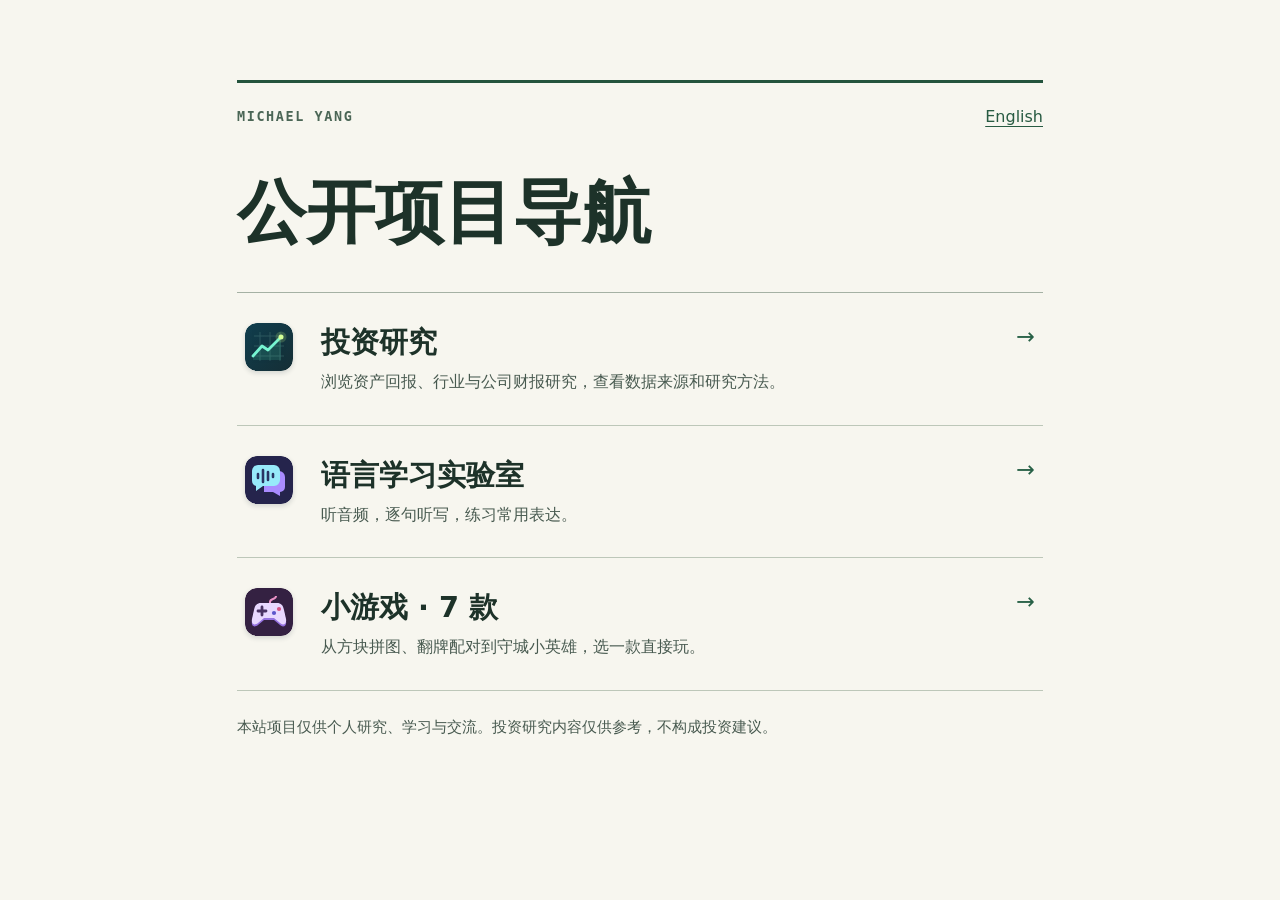
<file: index.html>
<!doctype html>
<html lang="zh-CN">
<head>
  <meta charset="utf-8">
  <meta name="viewport" content="width=device-width, initial-scale=1">
  <meta name="theme-color" content="#f7f6ef">
  <meta name="description" content="Michael 的公开项目导航，浏览投资研究、练习语言或挑一款小游戏。">
  <title>公开项目导航 · Michael Yang</title>
  <link rel="alternate" hreflang="zh-CN" href="/">
  <link rel="alternate" hreflang="en" href="/en/">
  <link rel="stylesheet" href="/directory.css">
</head>
<body>
  <main>
    <header>
      <div class="masthead">
        <p class="owner">MICHAEL YANG</p>
        <a class="language" href="/en/" lang="en" hreflang="en">English</a>
      </div>
      <h1>公开项目导航</h1>
    </header>
    <nav aria-label="公开项目">
      <a class="project" href="/investment-research-os/">
        <svg class="project-icon" aria-hidden="true" focusable="false"><use href="/directory-icons.svg#research"/></svg>
        <div><h2>投资研究</h2><p class="description">浏览资产回报、行业与公司财报研究，查看数据来源和研究方法。</p></div>
        <span class="arrow" aria-hidden="true">→</span>
      </a>
      <a class="project" href="/nce-learning-lab/">
        <svg class="project-icon" aria-hidden="true" focusable="false"><use href="/directory-icons.svg#language"/></svg>
        <div><h2>语言学习实验室</h2><p class="description">听音频，逐句听写，练习常用表达。</p></div>
        <span class="arrow" aria-hidden="true">→</span>
      </a>
      <a class="project" href="/games/">
        <svg class="project-icon" aria-hidden="true" focusable="false"><use href="/directory-icons.svg#games"/></svg>
        <div><h2>小游戏 · 7 款</h2><p class="description">从方块拼图、翻牌配对到守城小英雄，选一款直接玩。</p></div>
        <span class="arrow" aria-hidden="true">→</span>
      </a>
    </nav>
    <footer>本站项目仅供个人研究、学习与交流。投资研究内容仅供参考，不构成投资建议。</footer>
  </main>
</body>
</html>
</file>
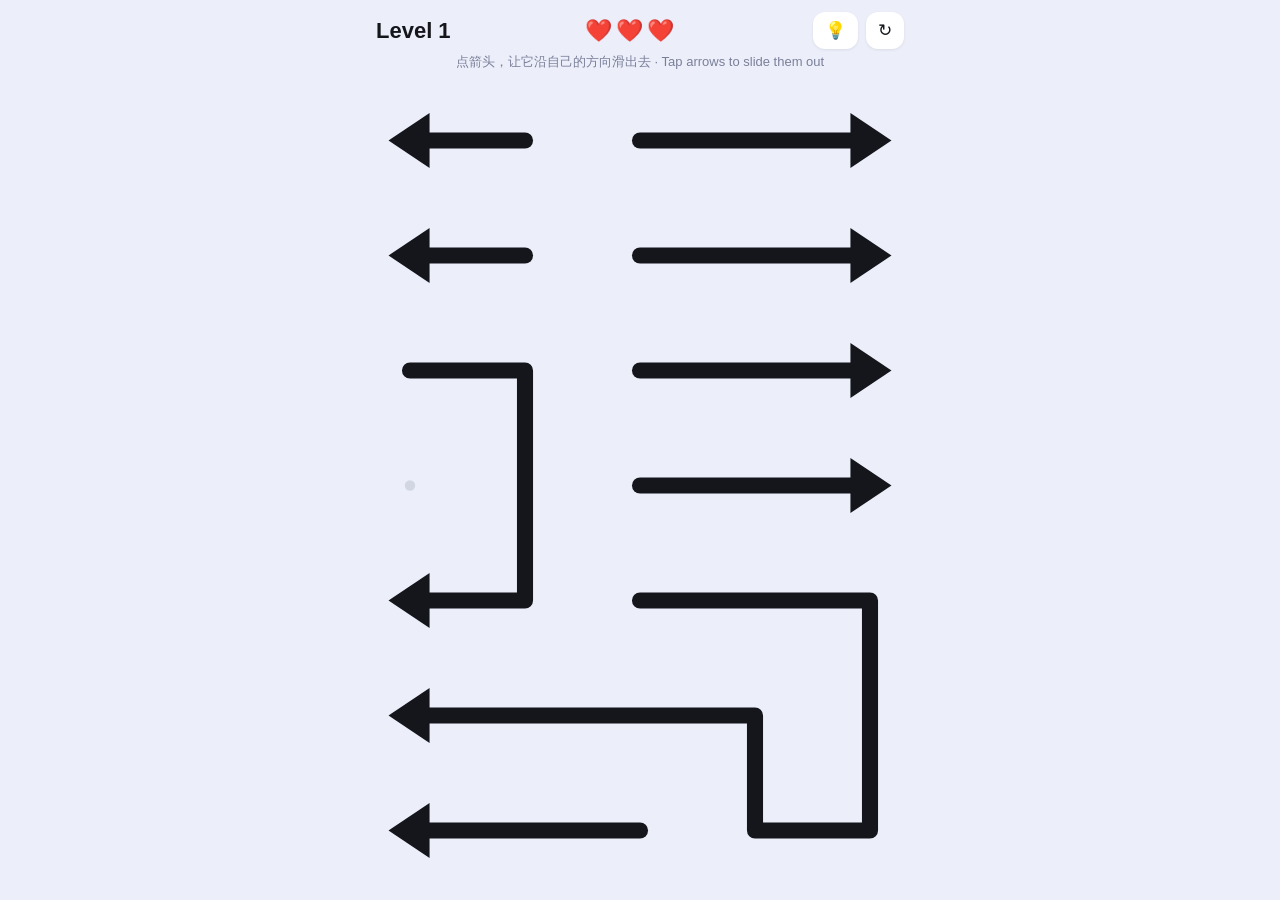
<file: arrow-puzzle/index.html>
<!DOCTYPE html>
<html lang="zh">
<head>
<meta charset="utf-8">
<meta name="viewport" content="width=device-width,initial-scale=1,maximum-scale=1,user-scalable=no,viewport-fit=cover">
<meta name="apple-mobile-web-app-capable" content="yes">
<meta name="mobile-web-app-capable" content="yes">
<meta name="theme-color" content="#eceffa">
<title>Arrow Out</title>
<style>
  :root{--bg:#eceffa;--ink:#15161c;--muted:#7a7f99;--red:#e5484d;--green:#1f9d55;--card:#fff}
  *{box-sizing:border-box;-webkit-tap-highlight-color:transparent;-webkit-user-select:none;user-select:none}
  html,body{margin:0;height:100%;background:var(--bg);color:var(--ink);overflow:hidden;overscroll-behavior:none;
    font-family:-apple-system,BlinkMacSystemFont,"Segoe UI",Roboto,"PingFang SC",sans-serif}
  #app{display:flex;flex-direction:column;height:100%;padding:env(safe-area-inset-top) 0 env(safe-area-inset-bottom)}
  header{display:flex;align-items:center;justify-content:space-between;padding:12px 16px 4px;max-width:560px;width:100%;margin:0 auto}
  #level{font-size:22px;font-weight:800}
  #hearts{font-size:22px;letter-spacing:4px}
  #hearts .lost{opacity:.18}
  .btns{display:flex;gap:8px}
  button{font:inherit;border:0;border-radius:12px;cursor:pointer;background:var(--card);color:var(--ink);
    padding:8px 12px;font-size:17px;box-shadow:0 1px 3px rgba(0,0,0,.08)}
  #sub{text-align:center;color:var(--muted);font-size:13px;height:18px}
  #wrap{flex:1;position:relative}
  canvas{position:absolute;inset:0;width:100%;height:100%;touch-action:none;display:block}
  .ov{position:fixed;inset:0;display:none;align-items:center;justify-content:center;background:rgba(20,22,40,.45);backdrop-filter:blur(3px)}
  .ov.show{display:flex;animation:fade .3s ease}
  .card{background:var(--card);padding:26px 30px;border-radius:20px;text-align:center;min-width:240px;box-shadow:0 12px 40px rgba(0,0,0,.25)}
  .card h2{margin:0 0 6px;font-size:26px}
  .card p{margin:4px 0 16px;color:var(--muted)}
  .card button{background:var(--ink);color:#fff;padding:12px 26px;font-weight:700}
  @keyframes fade{from{opacity:0}to{opacity:1}}
</style>
</head>
<body>
<div id="app">
  <header>
    <div id="level">Level 1</div>
    <div id="hearts"></div>
    <div class="btns"><button id="hintBtn" aria-label="Hint">💡</button><button id="resetBtn" aria-label="Restart">↻</button></div>
  </header>
  <div id="sub">点箭头，让它沿自己的方向滑出去 · Tap arrows to slide them out</div>
  <div id="wrap"><canvas id="c"></canvas></div>
</div>
<div class="ov" id="winOv"><div class="card"><h2>🎉 过关!</h2><p id="winTxt"></p><button id="nextBtn">下一关 Next</button></div></div>
<div class="ov" id="loseOv"><div class="card"><h2>💔 没命了</h2><p>撞到别的箭头会扣一颗心</p><button id="retryBtn">再试一次 Retry</button></div></div>

<script>
(() => {
const DIRS = [[1,0],[0,1],[-1,0],[0,-1]]; // right, down, left, up
const cv = document.getElementById('c'), ctx = cv.getContext('2d'), wrap = document.getElementById('wrap');
let level = 1;
try { level = Math.max(1, +localStorage.getItem('ao_level') || 1); } catch (e) {}

// ---------- seeded RNG ----------
function mulberry32(a){return function(){a|=0;a=a+0x6D2B79F5|0;let t=Math.imul(a^a>>>15,1|a);t=t+Math.imul(t^t>>>7,61|t)^t;return((t^t>>>14)>>>0)/4294967296}}

// ---------- level generation (always solvable) ----------
// Each new arrow's exit ray must be clear of all arrows placed before it,
// so removing arrows in reverse placement order always works.
function generate(cols, rows, seed) {
  const rng = mulberry32(seed);
  const occ = new Int16Array(cols * rows).fill(-1);
  const arrows = [];
  const inB = (c, r) => c >= 0 && r >= 0 && c < cols && r < rows;
  const maxLen = 4 + Math.floor(Math.max(cols, rows) * 0.9);
  function rayClear(c, r, d, own) {
    let [dc, dr] = DIRS[d]; c += dc; r += dr;
    while (inB(c, r)) { const k = r * cols + c; if (occ[k] !== -1 || own.has(k)) return false; c += dc; r += dr; }
    return true;
  }
  let fails = 0;
  while (fails < 900) {
    const c0 = Math.floor(rng() * cols), r0 = Math.floor(rng() * rows);
    if (occ[r0 * cols + c0] !== -1) { fails++; continue; }
    const cells = [[c0, r0]], own = new Set([r0 * cols + c0]), dirs = [];
    let d = Math.floor(rng() * 4);
    const target = 2 + Math.floor(rng() * maxLen);
    while (cells.length < target) {
      const [c, r] = cells[cells.length - 1];
      const turn = rng() < 0.28;
      const opts = turn ? [(d + 1) % 4, (d + 3) % 4, d] : [d, (d + 1) % 4, (d + 3) % 4];
      if (turn && rng() < .5) [opts[0], opts[1]] = [opts[1], opts[0]];
      let moved = false;
      for (const nd of opts) {
        const nc = c + DIRS[nd][0], nr = r + DIRS[nd][1], k = nr * cols + nc;
        if (inB(nc, nr) && occ[k] === -1 && !own.has(k)) { cells.push([nc, nr]); own.add(k); dirs.push(nd); d = nd; moved = true; break; }
      }
      if (!moved) break;
    }
    // shorten from the head until the exit ray is clear
    let ok = false;
    while (cells.length >= 2) {
      const [hc, hr] = cells[cells.length - 1], hd = dirs[dirs.length - 1];
      if (rayClear(hc, hr, hd, own)) { ok = true; break; }
      const [pc, pr] = cells.pop(); own.delete(pr * cols + pc); dirs.pop();
    }
    if (!ok) { fails++; continue; }
    const id = arrows.length;
    for (const [c, r] of cells) occ[r * cols + c] = id;
    arrows.push({ id, cells, dir: dirs[dirs.length - 1], state: 'idle' });
  }
  return { cols, rows, occ, arrows };
}
function sizeFor(lv) {
  const cols = Math.min(12, 5 + Math.floor((lv - 1) * 0.7));
  const rows = Math.min(18, Math.round(cols * 1.45));
  return { cols, rows };
}

// ---------- state ----------
let G, hearts, moving = [], flashes = [], won = false, lost = false;
function startLevel() {
  const { cols, rows } = sizeFor(level);
  G = generate(cols, rows, level * 7919 + 13);
  hearts = 3; moving = []; flashes = []; won = lost = false;
  document.getElementById('level').textContent = 'Level ' + level;
  document.getElementById('winOv').classList.remove('show');
  document.getElementById('loseOv').classList.remove('show');
  renderHearts(); layout();
}
function renderHearts() {
  document.getElementById('hearts').innerHTML = [0,1,2].map(i => `<span class="${i < hearts ? '' : 'lost'}">❤️</span>`).join('');
}
function remaining() { return G.arrows.filter(a => a.state !== 'gone' && a.state !== 'exiting').length; }

// ray from an arrow's head: empty cells before blocker, and the blocker id
function ray(a) {
  let [c, r] = a.cells[a.cells.length - 1]; const [dc, dr] = DIRS[a.dir];
  const cells = []; c += dc; r += dr;
  while (c >= 0 && r >= 0 && c < G.cols && r < G.rows) {
    const o = G.occ[r * G.cols + c];
    if (o !== -1 && o !== a.id) return { cells, blocker: o };
    cells.push([c, r]); c += dc; r += dr;
  }
  return { cells, blocker: -1 };
}

// ---------- layout ----------
let W, H, cs, ox, oy, dpr;
function layout() {
  dpr = window.devicePixelRatio || 1;
  W = wrap.clientWidth; H = wrap.clientHeight;
  cv.width = W * dpr; cv.height = H * dpr; ctx.setTransform(dpr, 0, 0, dpr, 0, 0);
  if (!G) return;
  cs = Math.min((W - 24) / G.cols, (H - 24) / G.rows);
  ox = (W - cs * G.cols) / 2; oy = (H - cs * G.rows) / 2;
}
window.addEventListener('resize', layout);

// ---------- actions ----------
function tapArrow(a) {
  if (a.state !== 'idle' || won || lost) return;
  const { cells, blocker } = ray(a);
  const [dc, dr] = DIRS[a.dir];
  // path = body + ray + off-board extension
  const P = a.cells.slice();
  let [c, r] = a.cells[a.cells.length - 1];
  const extra = (blocker === -1 ? cells.length + a.cells.length + 3 : cells.length + 1);
  for (let i = 0; i < extra; i++) { c += dc; r += dr; P.push([c, r]); }
  const now = performance.now();
  if (blocker === -1) {
    for (const [cc, rr] of a.cells) G.occ[rr * G.cols + cc] = -1;
    a.state = 'exiting';
    const dist = cells.length + a.cells.length + 1.5;
    moving.push({ a, P, t0: now, kind: 'exit', dist, dur: 180 + dist * 38 });
    vibrate(8);
  } else {
    a.state = 'bump';
    const dist = cells.length + 0.3;
    moving.push({ a, P, t0: now, kind: 'bump', dist, dur: 140 + dist * 60, blocker, hit: false });
  }
}
function vibrate(p) { try { navigator.vibrate && navigator.vibrate(p); } catch (e) {} }
function hint() {
  if (won || lost) return;
  const free = G.arrows.filter(a => a.state === 'idle' && ray(a).blocker === -1);
  if (free.length) flashes.push({ id: free[Math.floor(Math.random() * free.length)].id, color: 'var', green: true, t0: performance.now(), dur: 1400 });
}

cv.addEventListener('pointerdown', e => {
  if (!G) return;
  const rect = cv.getBoundingClientRect();
  const gx = (e.clientX - rect.left - ox) / cs, gy = (e.clientY - rect.top - oy) / cs;
  let best = null, bd = 0.8;
  const c0 = Math.floor(gx), r0 = Math.floor(gy);
  for (let r = r0 - 1; r <= r0 + 1; r++) for (let c = c0 - 1; c <= c0 + 1; c++) {
    if (c < 0 || r < 0 || c >= G.cols || r >= G.rows) continue;
    const o = G.occ[r * G.cols + c]; if (o === -1) continue;
    const d = Math.hypot(gx - (c + .5), gy - (r + .5));
    if (d < bd) { bd = d; best = G.arrows[o]; }
  }
  if (best) tapArrow(best);
});
document.getElementById('hintBtn').onclick = hint;
document.getElementById('resetBtn').onclick = startLevel;
document.getElementById('retryBtn').onclick = startLevel;
document.getElementById('nextBtn').onclick = () => { level++; try { localStorage.setItem('ao_level', level); } catch (e) {} startLevel(); };

// ---------- drawing ----------
const px = (c) => ox + (c + .5) * cs, py = (r) => oy + (r + .5) * cs;
function ptAt(P, t) {
  const i = Math.max(0, Math.min(P.length - 2, Math.floor(t))), f = t - i;
  return [P[i][0] + (P[i + 1][0] - P[i][0]) * f, P[i][1] + (P[i + 1][1] - P[i][1]) * f];
}
function drawArrow(P, s, len, color, dirIdx) {
  const pts = [ptAt(P, s)];
  for (let i = Math.floor(s) + 1; i < s + len; i++) pts.push(P[i]);
  pts.push(ptAt(P, s + len));
  ctx.strokeStyle = color; ctx.fillStyle = color;
  ctx.lineWidth = Math.max(2.5, cs * 0.14); ctx.lineCap = 'round'; ctx.lineJoin = 'round';
  ctx.beginPath(); ctx.moveTo(px(pts[0][0]), py(pts[0][1]));
  for (let i = 1; i < pts.length; i++) ctx.lineTo(px(pts[i][0]), py(pts[i][1]));
  ctx.stroke();
  // arrow head
  const h = pts[pts.length - 1], hx = px(h[0]), hy = py(h[1]);
  const [dx, dy] = DIRS[dirIdx], a = cs * 0.34, b = cs * 0.24;
  ctx.beginPath();
  ctx.moveTo(hx + dx * a * .55, hy + dy * a * .55);
  ctx.lineTo(hx - dx * a * .5 - dy * b, hy - dy * a * .5 + dx * b);
  ctx.lineTo(hx - dx * a * .5 + dy * b, hy - dy * a * .5 - dx * b);
  ctx.closePath(); ctx.fill();
}
function segDir(P, t) { // direction of path segment at t (for arrowheads while turning)
  const i = Math.max(0, Math.min(P.length - 2, Math.floor(t - 1e-6)));
  const dx = Math.sign(P[i + 1][0] - P[i][0]), dy = Math.sign(P[i + 1][1] - P[i][1]);
  return DIRS.findIndex(d => d[0] === dx && d[1] === dy);
}
const easeOut = t => 1 - Math.pow(1 - t, 3), easeIn = t => t * t;

function frame(now) {
  ctx.clearRect(0, 0, W, H);
  if (!G) return requestAnimationFrame(frame);
  // dots
  ctx.fillStyle = 'rgba(40,45,80,.13)';
  for (let r = 0; r < G.rows; r++) for (let c = 0; c < G.cols; c++) { ctx.beginPath(); ctx.arc(px(c), py(r), Math.max(1, cs * .045), 0, 7); ctx.fill(); }

  flashes = flashes.filter(f => now - f.t0 < f.dur);
  const flashColor = id => {
    const f = flashes.find(f => f.id === id); if (!f) return null;
    const on = Math.floor((now - f.t0) / 180) % 2 === 0;
    return on ? (f.green ? '#1f9d55' : '#e5484d') : null;
  };
  const movingIds = new Set(moving.map(m => m.a.id));
  for (const a of G.arrows) {
    if (a.state === 'gone' || movingIds.has(a.id)) continue;
    drawArrow(a.cells, 0, a.cells.length - 1, flashColor(a.id) || '#15161c', a.dir);
  }
  // animations
  moving = moving.filter(m => {
    const t = Math.min(1, (now - m.t0) / m.dur), L = m.a.cells.length - 1;
    let s;
    if (m.kind === 'exit') {
      s = m.dist * (t < .15 ? easeIn(t / .15) * .15 / 1 * 0.6 : 0.09 + (t - .15) / .85 * 0.91);
      drawArrow(m.P, s, L, '#15161c', segDir(m.P, s + L));
      if (t >= 1) { m.a.state = 'gone'; checkWin(); return false; }
    } else {
      const half = t < .5 ? easeOut(t * 2) : 1 - easeIn((t - .5) * 2);
      s = m.dist * half;
      if (t >= .5 && !m.hit) {
        m.hit = true; hearts--; renderHearts(); vibrate([30, 40, 30]);
        flashes.push({ id: m.blocker, t0: now, dur: 700 }); flashes.push({ id: m.a.id, t0: now, dur: 700 });
      }
      drawArrow(m.P, s, L, flashColor(m.a.id) || '#15161c', segDir(m.P, s + L));
      if (t >= 1) { m.a.state = 'idle'; if (hearts <= 0 && !lost) { lost = true; setTimeout(() => document.getElementById('loseOv').classList.add('show'), 400); } return false; }
    }
    return true;
  });
  requestAnimationFrame(frame);
}
function checkWin() {
  if (!won && G.arrows.every(a => a.state === 'gone')) {
    won = true;
    document.getElementById('winTxt').textContent = `Level ${level} · ${G.arrows.length} 个箭头 · ${'❤️'.repeat(hearts)}`;
    setTimeout(() => document.getElementById('winOv').classList.add('show'), 300);
  }
}

startLevel();
requestAnimationFrame(frame);
})();
</script>
</body>
</html>
</file>
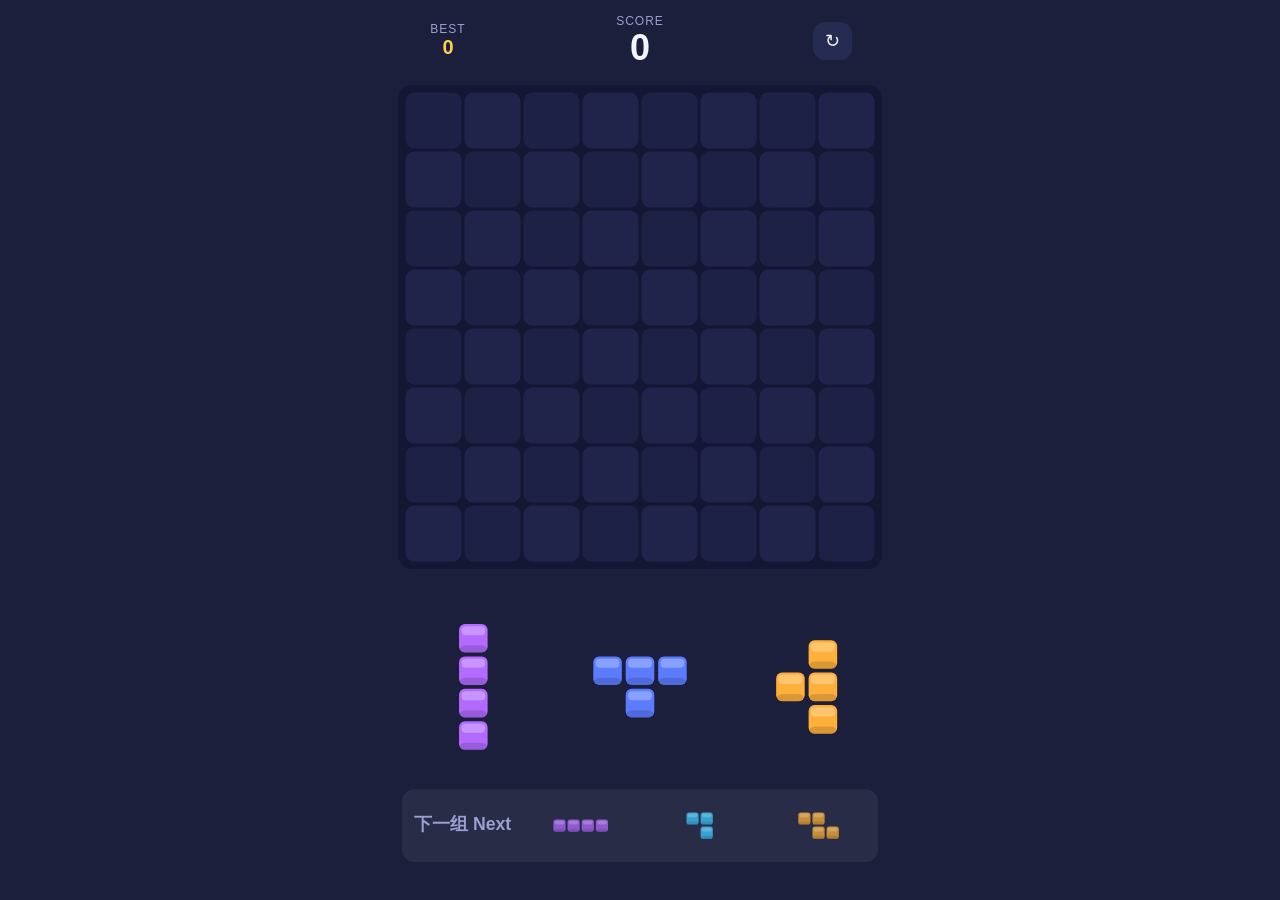
<file: block-puzzle/index.html>
<!DOCTYPE html>
<html lang="zh">
<head>
<meta charset="utf-8">
<meta name="viewport" content="width=device-width,initial-scale=1,maximum-scale=1,user-scalable=no,viewport-fit=cover">
<meta name="apple-mobile-web-app-capable" content="yes">
<meta name="mobile-web-app-capable" content="yes">
<meta name="apple-mobile-web-app-status-bar-style" content="black-translucent">
<meta name="theme-color" content="#1b1f3b">
<title>Block Puzzle</title>
<style>
  :root{--bg:#1b1f3b;--panel:#262b52;--text:#f3f4ff;--muted:#9aa0d0;--accent:#ffcc4d}
  *{box-sizing:border-box;-webkit-tap-highlight-color:transparent;-webkit-user-select:none;user-select:none}
  html,body{margin:0;height:100%;background:var(--bg);color:var(--text);
    font-family:-apple-system,BlinkMacSystemFont,"Segoe UI",Roboto,"PingFang SC",sans-serif;overflow:hidden;overscroll-behavior:none}
  #app{display:flex;flex-direction:column;align-items:center;height:100%;
    padding:env(safe-area-inset-top) 0 env(safe-area-inset-bottom)}
  header{width:100%;max-width:500px;display:flex;justify-content:space-between;align-items:center;padding:14px 18px 6px}
  .box{display:flex;flex-direction:column;align-items:center;min-width:80px}
  .lbl{font-size:12px;letter-spacing:1px;color:var(--muted);text-transform:uppercase}
  #score{font-size:36px;font-weight:800;line-height:1.1;transition:transform .15s}
  #score.bump{transform:scale(1.18)}
  #best{font-size:20px;font-weight:700;color:var(--accent)}
  button{font:inherit;border:0;border-radius:12px;cursor:pointer}
  #restartBtn{background:var(--panel);color:var(--text);padding:8px 12px;font-size:18px}
  canvas{touch-action:none;display:block;flex:1 1 auto}
  #over{position:fixed;inset:0;display:none;align-items:center;justify-content:center;background:rgba(10,12,30,.72);backdrop-filter:blur(4px)}
  #over.show{display:flex;animation:fade .35s ease}
  .card{background:var(--panel);padding:28px 32px;border-radius:20px;text-align:center;min-width:240px;box-shadow:0 12px 40px rgba(0,0,0,.4)}
  .card h2{margin:0 0 8px;font-size:26px}
  .card .big{font-size:48px;font-weight:800;margin:6px 0}
  .card .nb{color:var(--accent);font-weight:700;height:22px}
  .card button{margin-top:16px;background:var(--accent);color:#222;padding:12px 28px;font-size:18px;font-weight:700}
  @keyframes fade{from{opacity:0}to{opacity:1}}
</style>
</head>
<body>
<div id="app">
  <header>
    <div class="box"><span class="lbl">Best</span><span id="best">0</span></div>
    <div class="box"><span class="lbl">Score</span><span id="score">0</span></div>
    <div class="box"><button id="restartBtn" aria-label="Restart">↻</button></div>
  </header>
  <canvas id="c"></canvas>
</div>
<div id="over"><div class="card">
  <h2>Game Over</h2>
  <div class="big" id="finalScore">0</div>
  <div class="nb" id="newBest"></div>
  <button id="againBtn">再玩一次 Play Again</button>
</div></div>

<script>
(() => {
const N = 8;
const COLORS = ['#ff5d73','#ffb03a','#ffe14d','#4ddb7a','#3ecbff','#5b7cff','#b36bff','#ff7ad9'];
// shape definitions as rows of strings
const RAW = [
  ['#'], ['##'], ['#','#'], ['###'], ['#','#','#'], ['####'], ['#','#','#','#'],
  ['#####'], ['#','#','#','#','#'], ['##','##'], ['###','###','###'],
  ['##','#.'], ['##','.#'], ['#.','##'], ['.#','##'],
  ['###','#..','#..'], ['###','..#','..#'], ['#..','#..','###'], ['..#','..#','###'],
  ['###','.#.'], ['.#.','###'], ['#.','##','#.'], ['.#','##','.#'],
  ['##.','.##'], ['.##','##.'], ['#.','##','.#'], ['.#','##','#.'],
  ['#..','###'], ['..#','###'], ['###','#..'], ['###','..#'],
  ['##','#.','#.'], ['##','.#','.#'], ['#.','#.','##'], ['.#','.#','##'],
  ['##','##','##'], ['###','###'],
];
const SHAPES = RAW.map(rows => {
  const cells = [];
  rows.forEach((row, r) => [...row].forEach((ch, c) => { if (ch === '#') cells.push([r, c]); }));
  return { cells, h: rows.length, w: rows[0].length };
});

const cv = document.getElementById('c'), ctx = cv.getContext('2d');
const scoreEl = document.getElementById('score'), bestEl = document.getElementById('best');
const overEl = document.getElementById('over');

let grid, tray, nextSet = null, score, best = 0, combo, gameOver;
let placedAt;              // per-cell pop-in timestamps
let clearing = [];         // cells animating out
let floaters = [];         // floating score texts
let drag = null;           // {slot, x, y, lift}
let returning = null;      // {slot, fx, fy, t0}
let shownScore = 0;

try { best = +localStorage.getItem('bp_best') || 0; } catch (e) {}

// ---------- layout ----------
let W, H, cell, bx, by, trayY, trayH, nextY, nextH, dpr;
function layout() {
  dpr = window.devicePixelRatio || 1;
  const header = document.querySelector('header').getBoundingClientRect().height;
  const aw = Math.min(window.innerWidth, 500);
  const ah = window.innerHeight - header - 8;
  cell = Math.floor(Math.min((aw - 24) / N, ah / (N + 5.5)));
  W = aw; H = Math.floor(cell * (N + 5.5));
  cv.style.width = W + 'px'; cv.style.height = H + 'px'; cv.style.flex = 'none';
  cv.width = W * dpr; cv.height = H * dpr;
  ctx.setTransform(dpr, 0, 0, dpr, 0, 0);
  bx = Math.floor((W - cell * N) / 2); by = Math.floor(cell * 0.3);
  trayY = by + cell * N + cell * 0.4; trayH = cell * 3.4;
  nextY = trayY + trayH; nextH = cell * 1.3;
}
window.addEventListener('resize', layout);

// ---------- game logic ----------
function randPiece() {
  const s = SHAPES[Math.floor(Math.random() * SHAPES.length)];
  return { ...s, color: COLORS[Math.floor(Math.random() * COLORS.length)] };
}
function canPlace(p, r0, c0, g = grid) {
  for (const [r, c] of p.cells) {
    const rr = r0 + r, cc = c0 + c;
    if (rr < 0 || cc < 0 || rr >= N || cc >= N || g[rr][cc]) return false;
  }
  return true;
}
function fitsAnywhere(p) {
  for (let r = 0; r <= N - p.h; r++) for (let c = 0; c <= N - p.w; c++) if (canPlace(p, r, c)) return true;
  return false;
}
function makeSet() {
  // try to give a set where at least one piece fits the current board
  let set;
  for (let tries = 0; tries < 30; tries++) {
    set = [randPiece(), randPiece(), randPiece()];
    if (set.some(fitsAnywhere)) break;
  }
  return set;
}
function refill() {
  tray = nextSet || makeSet();   // the previewed set becomes the tray
  nextSet = makeSet();           // and a new preview is prepared
}
function linesIfPlaced(p, r0, c0) {
  const g = grid.map(row => row.slice());
  for (const [r, c] of p.cells) g[r0 + r][c0 + c] = p.color;
  const rows = [], cols = [];
  for (let i = 0; i < N; i++) {
    if (g[i].every(Boolean)) rows.push(i);
    if (g.every(row => row[i])) cols.push(i);
  }
  return { rows, cols };
}
function place(slot, r0, c0) {
  const p = tray[slot], now = performance.now();
  for (const [r, c] of p.cells) { grid[r0 + r][c0 + c] = p.color; placedAt[r0 + r][c0 + c] = now; }
  tray[slot] = null;
  let gained = p.cells.length;

  const { rows, cols } = linesIfPlaced({ cells: [] }, 0, 0);
  const lines = rows.length + cols.length;
  if (lines) {
    combo++;
    const toClear = new Set();
    rows.forEach(r => { for (let c = 0; c < N; c++) toClear.add(r * N + c); });
    cols.forEach(c => { for (let r = 0; r < N; r++) toClear.add(r * N + c); });
    toClear.forEach(k => {
      const r = Math.floor(k / N), c = k % N;
      // stagger outward from the placed piece center for a wave feel
      const d = Math.hypot(r - (r0 + p.h / 2), c - (c0 + p.w / 2));
      clearing.push({ r, c, color: grid[r][c], t0: now + d * 25 });
      grid[r][c] = null;
    });
    const pts = lines * 10 * lines + (combo > 1 ? (combo - 1) * 10 : 0);
    gained += pts;
    const label = (lines > 1 ? `${lines} Lines! ` : '') + (combo > 1 ? `Combo x${combo} ` : '') + `+${pts}`;
    floaters.push({ text: label, x: bx + (c0 + p.w / 2) * cell, y: by + (r0 + p.h / 2) * cell, t0: now, big: lines > 1 || combo > 1 });
    vibrate(lines > 1 ? [20, 30, 20] : 15);
  } else {
    combo = 0;
    vibrate(8);
  }
  addScore(gained);
  if (tray.every(t => !t)) refill();
  if (!tray.some(t => t && fitsAnywhere(t))) endGame();
}
function addScore(n) {
  score += n;
  if (score > best) { best = score; try { localStorage.setItem('bp_best', best); } catch (e) {} }
  scoreEl.classList.add('bump'); setTimeout(() => scoreEl.classList.remove('bump'), 150);
}
function vibrate(p) { try { navigator.vibrate && navigator.vibrate(p); } catch (e) {} }
function endGame() {
  gameOver = true;
  const prevBest = +(sessionBestAtStart || 0);
  setTimeout(() => {
    document.getElementById('finalScore').textContent = score;
    document.getElementById('newBest').textContent = score > prevBest && score > 0 ? '🏆 新纪录 New Best!' : '';
    overEl.classList.add('show');
  }, 700);
}
let sessionBestAtStart = 0;
function newGame() {
  grid = Array.from({ length: N }, () => Array(N).fill(null));
  placedAt = Array.from({ length: N }, () => Array(N).fill(0));
  score = 0; shownScore = 0; combo = 0; gameOver = false;
  clearing = []; floaters = []; drag = null; returning = null;
  sessionBestAtStart = best;
  nextSet = null; refill();
  overEl.classList.remove('show');
}

// ---------- input ----------
function slotRect(i) { const sw = W / 3; return { x: sw * i, y: trayY, w: sw, h: trayH }; }
const TRAY_SCALE = 0.55;
function ptr(e) { const r = cv.getBoundingClientRect(); return { x: e.clientX - r.left, y: e.clientY - r.top }; }
function dragTopLeft() {
  const p = tray[drag.slot];
  return { x: drag.x - p.w * cell / 2, y: drag.y - drag.lift - p.h * cell / 2 };
}
function dragTarget() {
  if (!drag) return null;
  const p = tray[drag.slot], tl = dragTopLeft();
  const c0 = Math.round((tl.x - bx) / cell), r0 = Math.round((tl.y - by) / cell);
  return canPlace(p, r0, c0) ? { r0, c0 } : null;
}
cv.addEventListener('pointerdown', e => {
  if (gameOver || drag) return;
  const { x, y } = ptr(e);
  if (y < trayY - cell * 0.3) return;
  const slot = Math.min(2, Math.max(0, Math.floor(x / (W / 3))));
  if (!tray[slot]) return;
  cv.setPointerCapture(e.pointerId);
  drag = { slot, x, y, lift: e.pointerType === 'mouse' ? 0 : cell * 1.6, id: e.pointerId };
  returning = null;
  vibrate(5);
});
cv.addEventListener('pointermove', e => {
  if (!drag || e.pointerId !== drag.id) return;
  const { x, y } = ptr(e); drag.x = x; drag.y = y;
});
function endDrag(e) {
  if (!drag || e.pointerId !== drag.id) return;
  const t = dragTarget();
  if (t) { const s = drag.slot; drag = null; place(s, t.r0, t.c0); }
  else { const tl = dragTopLeft(); returning = { slot: drag.slot, fx: tl.x, fy: tl.y, t0: performance.now() }; drag = null; }
}
cv.addEventListener('pointerup', endDrag);
cv.addEventListener('pointercancel', endDrag);
document.getElementById('restartBtn').onclick = () => { if (score === 0 || gameOver || confirm('重新开始？ Restart?')) newGame(); };
document.getElementById('againBtn').onclick = newGame;

// ---------- drawing ----------
function rr(x, y, w, h, r) {
  ctx.beginPath(); ctx.moveTo(x + r, y); ctx.arcTo(x + w, y, x + w, y + h, r); ctx.arcTo(x + w, y + h, x, y + h, r);
  ctx.arcTo(x, y + h, x, y, r); ctx.arcTo(x, y, x + w, y, r); ctx.closePath();
}
function block(x, y, s, color, alpha = 1) {
  const g = Math.max(1, s * 0.06), r = s * 0.18;
  ctx.globalAlpha = alpha;
  ctx.fillStyle = color; rr(x + g, y + g, s - 2 * g, s - 2 * g, r); ctx.fill();
  ctx.fillStyle = 'rgba(255,255,255,.28)'; rr(x + g * 2.2, y + g * 2.2, s - 4.4 * g, (s - 4.4 * g) * 0.38, r * 0.7); ctx.fill();
  ctx.fillStyle = 'rgba(0,0,0,.14)'; rr(x + g, y + s * 0.72, s - 2 * g, s * 0.28 - g, r); ctx.fill();
  ctx.globalAlpha = 1;
}
function drawPiece(p, x, y, s, alpha) { for (const [r, c] of p.cells) block(x + c * s, y + r * s, s, p.color, alpha); }
const ease = t => 1 - Math.pow(1 - Math.min(1, Math.max(0, t)), 3);

function frame(now) {
  ctx.clearRect(0, 0, W, H);
  // board background
  ctx.fillStyle = '#141734'; rr(bx - 6, by - 6, cell * N + 12, cell * N + 12, 14); ctx.fill();
  const target = dragTarget();
  let hl = { rows: [], cols: [] };
  if (target) hl = linesIfPlaced(tray[drag.slot], target.r0, target.c0);
  const hlRow = new Set(hl.rows), hlCol = new Set(hl.cols);

  for (let r = 0; r < N; r++) for (let c = 0; c < N; c++) {
    const x = bx + c * cell, y = by + r * cell;
    ctx.fillStyle = (r + c) % 2 ? '#20244a' : '#1d2145';
    rr(x + 1.5, y + 1.5, cell - 3, cell - 3, cell * 0.15); ctx.fill();
    const col = grid[r][c];
    if (col) {
      const t = ease((now - placedAt[r][c]) / 160), s = cell * (0.75 + 0.25 * t);
      const off = (cell - s) / 2;
      const willClear = hlRow.has(r) || hlCol.has(c);
      block(x + off, y + off, s, willClear ? tray[drag.slot].color : col);
      if (willClear) { ctx.fillStyle = `rgba(255,255,255,${0.18 + 0.12 * Math.sin(now / 90)})`; rr(x + 2, y + 2, cell - 4, cell - 4, cell * 0.18); ctx.fill(); }
    }
  }
  // ghost preview
  if (target) {
    const p = tray[drag.slot];
    for (const [r, c] of p.cells) block(bx + (target.c0 + c) * cell, by + (target.r0 + r) * cell, cell, p.color, 0.35);
    // highlight empty cells on lines that will clear
    for (let r = 0; r < N; r++) for (let c = 0; c < N; c++)
      if ((hlRow.has(r) || hlCol.has(c)) && !grid[r][c]) { ctx.fillStyle = 'rgba(255,255,255,.08)'; rr(bx + c * cell + 2, by + r * cell + 2, cell - 4, cell - 4, cell * .18); ctx.fill(); }
  }
  // clearing animation
  clearing = clearing.filter(k => now - k.t0 < 380);
  for (const k of clearing) {
    const t = (now - k.t0) / 380;
    if (t < 0) { block(bx + k.c * cell, by + k.r * cell, cell, k.color); continue; }
    const e = ease(t), s = cell * (1 + 0.25 * e) * (1 - e);
    const off = (cell - s) / 2;
    block(bx + k.c * cell + off, by + k.r * cell + off, s, '#ffffff', 1 - e * 0.3);
  }
  // tray
  for (let i = 0; i < 3; i++) {
    const p = tray[i];
    if (!p || (drag && drag.slot === i)) continue;
    const sr = slotRect(i), s = cell * TRAY_SCALE;
    let x = sr.x + (sr.w - p.w * s) / 2, y = sr.y + (sr.h - p.h * s) / 2;
    const fits = fitsAnywhere(p);
    if (returning && returning.slot === i) {
      const t = ease((now - returning.t0) / 220);
      if (t >= 1) returning = null;
      else {
        const sz = cell + (s - cell) * t;
        drawPiece(p, returning.fx + (x - returning.fx) * t, returning.fy + (y - returning.fy) * t, sz, 1);
        continue;
      }
    }
    drawPiece(p, x, y, s, fits ? 1 : 0.3);
  }
  // next-round preview
  if (nextSet) {
    const ns = cell * 0.24, pad = 12;
    ctx.fillStyle = 'rgba(255,255,255,.06)'; rr(pad, nextY + 2, W - pad * 2, nextH - 4, 12); ctx.fill();
    ctx.fillStyle = '#9aa0d0'; ctx.font = `700 ${Math.max(12, cell * 0.3)}px -apple-system,Segoe UI,Roboto,"PingFang SC",sans-serif`;
    ctx.textAlign = 'left'; ctx.textBaseline = 'middle';
    const label = '下一组 Next', lw = ctx.measureText(label).width;
    ctx.fillText(label, pad + 12, nextY + nextH / 2);
    const x0 = pad + 12 + lw + 10, sw = (W - pad - x0) / 3;
    nextSet.forEach((p, i) => drawPiece(p, x0 + sw * i + (sw - p.w * ns) / 2, nextY + (nextH - p.h * ns) / 2, ns, 0.75));
    ctx.textBaseline = 'alphabetic';
  }
  // dragged piece
  if (drag) {
    const p = tray[drag.slot], tl = dragTopLeft();
    ctx.shadowColor = 'rgba(0,0,0,.4)'; ctx.shadowBlur = 16; ctx.shadowOffsetY = 6;
    drawPiece(p, tl.x, tl.y, cell, 0.95);
    ctx.shadowColor = 'transparent'; ctx.shadowBlur = 0; ctx.shadowOffsetY = 0;
  }
  // floaters
  floaters = floaters.filter(f => now - f.t0 < 1000);
  for (const f of floaters) {
    const t = (now - f.t0) / 1000;
    ctx.globalAlpha = 1 - t * t;
    ctx.font = `800 ${f.big ? cell * 0.6 : cell * 0.5}px -apple-system,Segoe UI,Roboto,sans-serif`;
    ctx.textAlign = 'center';
    ctx.lineWidth = 4; ctx.strokeStyle = 'rgba(0,0,0,.5)';
    const y = f.y - ease(t) * cell * 1.2;
    const fx = Math.min(W - 80, Math.max(80, f.x));
    ctx.strokeText(f.text, fx, y); ctx.fillStyle = f.big ? '#ffcc4d' : '#fff'; ctx.fillText(f.text, fx, y);
    ctx.globalAlpha = 1;
  }
  // animated score counter
  if (shownScore !== score) { shownScore += Math.ceil((score - shownScore) / 6) || (score - shownScore); if (score < shownScore) shownScore = score; }
  scoreEl.textContent = shownScore;
  bestEl.textContent = best;
  requestAnimationFrame(frame);
}

layout();
newGame();
requestAnimationFrame(frame);
})();
</script>
</body>
</html>
</file>
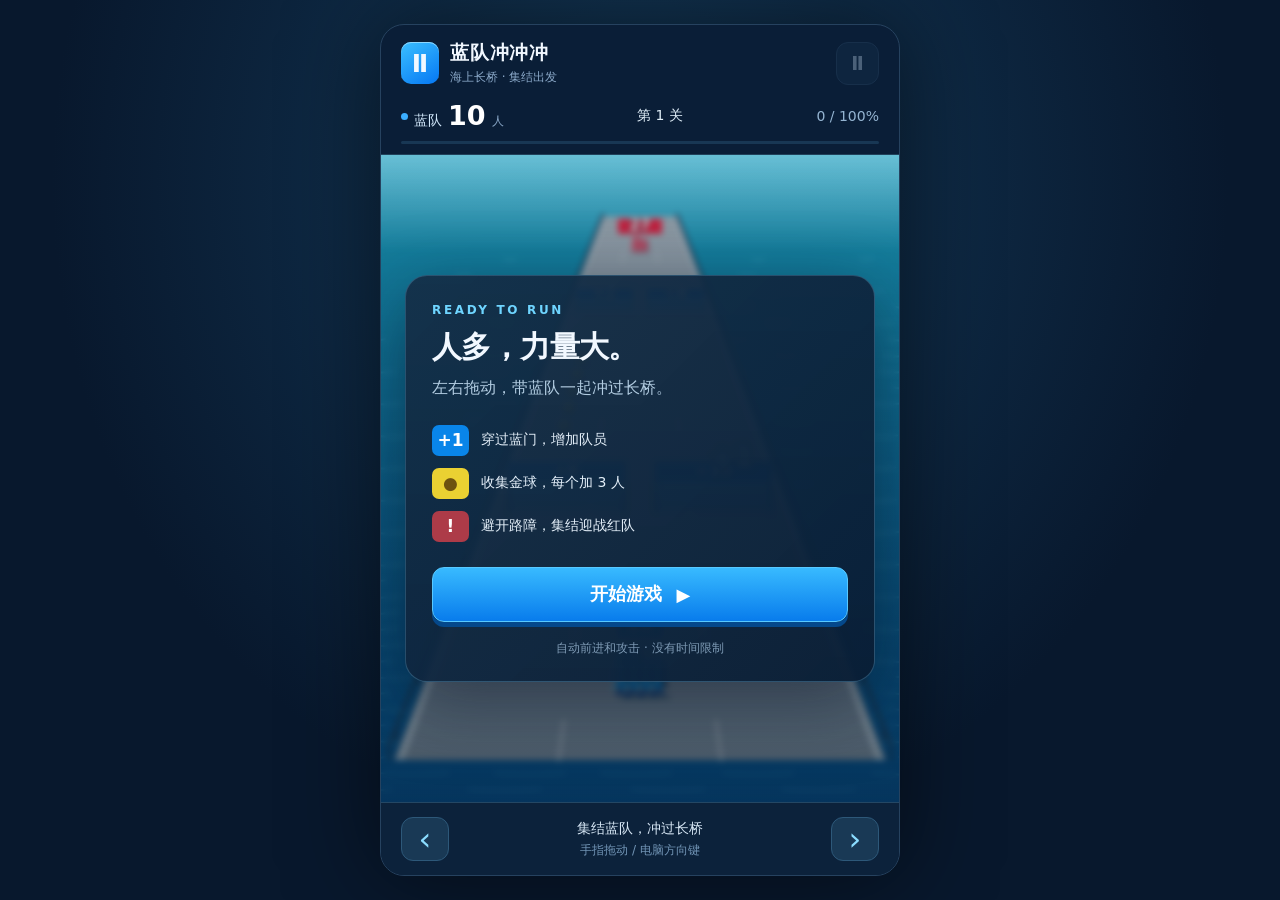
<file: bridge-squad/index.html>
<!doctype html>
<html lang="zh-CN">
<head>
<meta charset="utf-8"><meta name="viewport" content="width=device-width,initial-scale=1,viewport-fit=cover">
<meta name="theme-color" content="#091c35"><meta name="description" content="手指左右拖动，在海上长桥收集队员、避开障碍，带领蓝队闯关。">
<title>蓝队冲冲冲</title>
<link rel="icon" type="image/svg+xml" href="data:image/svg+xml,%3Csvg xmlns='http://www.w3.org/2000/svg' viewBox='0 0 32 32'%3E%3Crect width='32' height='32' rx='8' fill='%230d80ef'/%3E%3Cpath d='M7 23V9h6v14zm12 0V9h6v14z' fill='white'/%3E%3C/svg%3E">
<link rel="stylesheet" href="style.css">
</head>
<body>
<main class="app">
  <header><div class="brand"><span class="mark" aria-hidden="true">Ⅱ</span><div><h1>蓝队冲冲冲</h1><p>海上长桥 · 集结出发</p></div></div><button id="pause" class="icon-button" aria-label="暂停游戏" disabled>Ⅱ</button></header>
  <div class="hud"><div class="team-stat"><span class="dot"></span><span>蓝队</span><strong id="count">10</strong><span class="unit">人</span></div><span id="level">第 1 关</span><span id="distance">0 / 100%</span></div>
  <div class="progress" aria-label="闯关进度"><div id="progress"></div></div>
  <section class="stage" aria-label="游戏区域">
    <canvas id="game" aria-label="海上桥梁跑酷游戏。手指左右拖动，或使用方向键移动。"></canvas>
    <div id="toast" aria-live="polite"></div>
    <div id="battle" class="battle-tag" hidden>红队来袭 · 自动攻击</div>
    <div id="overlay" class="overlay">
      <div class="panel">
        <div class="eyebrow" id="eyebrow">READY TO RUN</div>
        <h2 id="heading">人多，力量大。</h2>
        <p id="description">左右拖动，带蓝队一起冲过长桥。</p>
        <div id="rules" class="rules"><div><span class="rule-icon blue">+1</span><span>穿过蓝门，增加队员</span></div><div><span class="rule-icon gold">●</span><span>收集金球，每个加 3 人</span></div><div><span class="rule-icon red">!</span><span>避开路障，集结迎战红队</span></div></div>
        <button class="primary" id="start">开始游戏 <span aria-hidden="true">▶</span></button>
        <p class="hint" id="hint">自动前进和攻击 · 没有时间限制</p>
      </div>
    </div>
    <div class="drag-hint" id="dragHint">‹　左右拖动　›</div>
  </section>
  <footer><button id="left" class="direction" aria-label="向左移动">‹</button><div><span id="status">集结蓝队，冲过长桥</span><small>手指拖动 / 电脑方向键</small></div><button id="right" class="direction" aria-label="向右移动">›</button></footer>
</main>
<script src="game.js"></script>
</body></html>
</file>
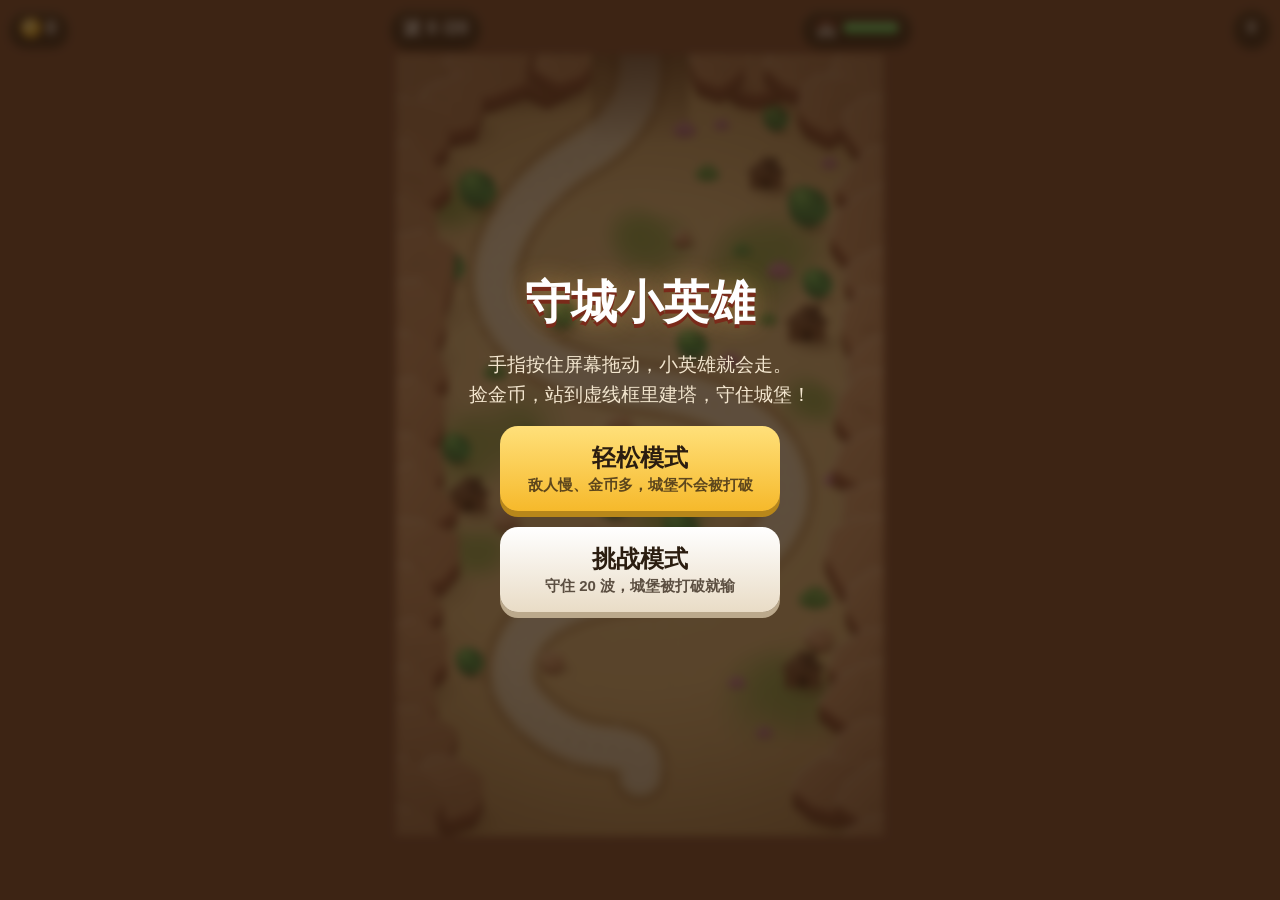
<file: castle-hero/index.html>
<!DOCTYPE html>
<html lang="zh-CN">
<head>
<meta charset="utf-8">
<meta name="viewport" content="width=device-width,initial-scale=1,maximum-scale=1,user-scalable=no,viewport-fit=cover">
<meta name="apple-mobile-web-app-capable" content="yes">
<meta name="mobile-web-app-capable" content="yes">
<meta name="theme-color" content="#8a5236">
<title>守城小英雄</title>
<style>
  *{box-sizing:border-box;-webkit-tap-highlight-color:transparent;-webkit-user-select:none;user-select:none}
  html,body{margin:0;height:100%;overflow:hidden;background:#7c4a31;overscroll-behavior:none;
    font-family:-apple-system,BlinkMacSystemFont,"PingFang SC","Microsoft YaHei",sans-serif;color:#2b1d10}
  canvas{position:fixed;inset:0;width:100%;height:100%;touch-action:none;display:block}
  #hud{position:fixed;left:0;right:0;top:0;padding:calc(8px + env(safe-area-inset-top)) 8px 0;display:flex;gap:6px;align-items:center;justify-content:space-between;pointer-events:none}
  .pill{background:linear-gradient(#4a3320,#2f2014);color:#fff;border-radius:999px;padding:6px 12px;font-weight:800;font-size:18px;display:flex;align-items:center;gap:6px;white-space:nowrap;
    box-shadow:0 2px 0 #1c120a, inset 0 1px 0 rgba(255,255,255,.18);border:2px solid #6b4a2c}
  .coin-ic{width:18px;height:18px;border-radius:50%;background:radial-gradient(circle at 35% 30%,#fff6c0,#ffcf3d 45%,#c98a12);box-shadow:0 0 0 2px #a86f0c;display:inline-block}
  #coins.bump{animation:bump .25s ease}
  @keyframes bump{50%{transform:scale(1.15)}}
  #hpPill .bar{width:56px;height:12px;border-radius:6px;background:#1c120a;overflow:hidden;box-shadow:inset 0 1px 2px #000}
  #hpPill .bar i{display:block;height:100%;background:linear-gradient(#8df08a,#3fb64a);transition:width .2s}
  .icon-btn{flex:none;pointer-events:auto;border:2px solid #6b4a2c;background:linear-gradient(#4a3320,#2f2014);color:#fff;font-size:17px;width:40px;height:40px;border-radius:50%;cursor:pointer;box-shadow:0 2px 0 #1c120a}
  #banner{position:fixed;left:50%;top:40%;transform:translateX(-50%) scale(.9);font-size:36px;font-weight:900;color:#fff;letter-spacing:1px;
    text-shadow:0 3px 0 #7a2a1a,0 0 14px rgba(0,0,0,.5);white-space:nowrap;pointer-events:none;opacity:0;transition:opacity .3s, transform .3s}
  #banner.show{opacity:1;transform:translateX(-50%) scale(1)}
  #waveBtn{position:fixed;left:50%;bottom:calc(14px + env(safe-area-inset-bottom));transform:translateX(-50%);display:none;
    border:2px solid #ff9a86;border-radius:999px;padding:11px 22px;font-size:19px;font-weight:800;color:#fff;background:linear-gradient(#e2513f,#b8301f);box-shadow:0 5px 0 #7d2319;cursor:pointer;white-space:nowrap}
  #waveBtn:active{transform:translateX(-50%) translateY(3px);box-shadow:0 2px 0 #7d2319}
  .ov{position:fixed;inset:0;display:none;flex-direction:column;align-items:center;justify-content:center;gap:16px;padding:24px;text-align:center;
    background:rgba(40,24,12,.74);backdrop-filter:blur(4px);color:#fff}
  .ov.show{display:flex}
  .ov h1{margin:0;font-size:46px;font-weight:900;text-shadow:0 4px 0 #7a2a1a,0 0 24px rgba(255,190,90,.45)}
  .ov h2{margin:0;font-size:34px;font-weight:900}
  .ov p{margin:0;font-size:19px;line-height:1.6;max-width:420px;color:#f3e6cf}
  .ov .rec{font-size:17px;color:#ffd978}
  .ov button{border:0;border-radius:18px;font-size:24px;font-weight:900;padding:16px 26px;min-width:280px;cursor:pointer;color:#2b1d10;background:linear-gradient(#ffe07a,#f6b92b);box-shadow:0 6px 0 #b8871a}
  .ov button.alt{background:linear-gradient(#fff,#e9dcc6);box-shadow:0 6px 0 #bba98c}
  .ov button small{display:block;font-size:15px;font-weight:700;opacity:.75;margin-top:2px}
  .ov button:active{transform:translateY(4px);box-shadow:0 2px 0 #b8871a}
</style>
</head>
<body>
<canvas id="c"></canvas>
<div id="hud">
  <div class="pill" id="coins"><span class="coin-ic"></span><span id="coinN">0</span></div>
  <div class="pill" id="waveP">波 <span id="waveN">0</span>/20</div>
  <div class="pill" id="hpPill">🏰 <div class="bar"><i id="hpBar"></i></div></div>
  <button class="icon-btn" id="pauseBtn" aria-label="暂停">⏸</button>
</div>
<div id="banner"></div>
<button id="waveBtn"></button>

<div class="ov show" id="menu">
  <h1>守城小英雄</h1>
  <p>手指按住屏幕拖动，小英雄就会走。<br>捡金币，站到虚线框里建塔，守住城堡！</p>
  <button id="easyBtn">轻松模式<small>敌人慢、金币多，城堡不会被打破</small></button>
  <button class="alt" id="hardBtn">挑战模式<small>守住 20 波，城堡被打破就输</small></button>
  <div class="rec" id="rec"></div>
</div>
<div class="ov" id="pauseOv">
  <h2>暂停中</h2>
  <button id="resumeBtn">继续玩</button>
  <button class="alt" id="soundBtn"></button>
  <button class="alt" id="quitBtn">回到开始画面</button>
</div>
<div class="ov" id="endOv">
  <h2 id="endTitle"></h2>
  <p id="endText"></p>
  <button id="againBtn">再玩一次</button>
  <button class="alt" id="menuBtn">回到开始画面</button>
</div>

<script>
(() => {
// ================= 基础 =================
const cv = document.getElementById('c'), ctx = cv.getContext('2d');
const $ = id => document.getElementById(id);
const WW = 600, WH = 960;
let scale = 1, offX = 0, offY = 0, dpr = 1;
function resize() {
  dpr = Math.min(2, window.devicePixelRatio || 1);
  cv.width = innerWidth * dpr; cv.height = innerHeight * dpr;
  const topPad = 54, botPad = 64;
  scale = Math.min(innerWidth / WW, (innerHeight - topPad - botPad) / WH);
  offX = (innerWidth - WW * scale) / 2; offY = topPad + (innerHeight - topPad - botPad - WH * scale) / 2;
}
addEventListener('resize', resize); resize();
const rand = (a, b) => a + Math.random() * (b - a);
const dist = (a, b) => Math.hypot(a.x - b.x, a.y - b.y);
function seeded(s) { return () => (s = (s * 16807) % 2147483647) / 2147483647; }
let soundOn = true;
try { soundOn = localStorage.getItem('ch_sound') !== '0'; } catch (e) {}

// ================= 声音 =================
let ac = null, lastCoinSnd = 0;
function tone(f, len, vol = 0.06, type = 'sine', st = 0) {
  if (!soundOn) return;
  try {
    ac = ac || new (window.AudioContext || window.webkitAudioContext)();
    const t = ac.currentTime + st, o = ac.createOscillator(), g = ac.createGain();
    o.type = type; o.frequency.value = f;
    g.gain.setValueAtTime(0.0001, t); g.gain.exponentialRampToValueAtTime(vol, t + 0.02);
    g.gain.exponentialRampToValueAtTime(0.0001, t + len);
    o.connect(g).connect(ac.destination); o.start(t); o.stop(t + len + 0.05);
  } catch (e) {}
}
const sCoin = () => { const n = performance.now(); if (n - lastCoinSnd > 70) { lastCoinSnd = n; tone(1320 + rand(-60, 60), 0.08, 0.03, 'triangle'); } };
const sBuild = () => { tone(523, .15, .08); tone(659, .15, .08, 'sine', .1); tone(784, .3, .08, 'sine', .2); };
const sHit = () => tone(140, .25, .1, 'square');
const sWave = () => { tone(392, .25, .07, 'sawtooth'); tone(523, .4, .07, 'sawtooth', .22); };

// ================= 地图：平滑弯路 =================
const CTRL = [[300,-50],[300,80],[160,165],[105,290],[190,395],[420,425],[500,535],[430,640],[190,665],[125,765],[205,845],[300,855],[300,885]];
function chaikin(pts, it) {
  for (let k = 0; k < it; k++) {
    const out = [pts[0]];
    for (let i = 0; i < pts.length - 1; i++) {
      const [x1, y1] = pts[i], [x2, y2] = pts[i + 1];
      out.push([x1 * .75 + x2 * .25, y1 * .75 + y2 * .25], [x1 * .25 + x2 * .75, y1 * .25 + y2 * .75]);
    }
    out.push(pts[pts.length - 1]); pts = out;
  }
  return pts;
}
const PATH = chaikin(CTRL, 3);
const SEG = []; let PATH_LEN = 0;
for (let i = 0; i < PATH.length - 1; i++) {
  const [x1, y1] = PATH[i], [x2, y2] = PATH[i + 1], l = Math.hypot(x2 - x1, y2 - y1);
  if (l < .01) continue;
  SEG.push({ x1, y1, x2, y2, l, s: PATH_LEN }); PATH_LEN += l;
}
function posAt(s) {
  s = Math.max(0, Math.min(PATH_LEN, s));
  let lo = 0, hi = SEG.length - 1;
  while (lo < hi) { const m = (lo + hi) >> 1; if (SEG[m].s + SEG[m].l < s) lo = m + 1; else hi = m; }
  const g = SEG[lo], t = (s - g.s) / g.l;
  return { x: g.x1 + (g.x2 - g.x1) * t, y: g.y1 + (g.y2 - g.y1) * t, dx: (g.x2 - g.x1) / g.l, dy: (g.y2 - g.y1) / g.l };
}
function distToPath(x, y) {
  let m = 1e9;
  for (const g of SEG) {
    const dx = g.x2 - g.x1, dy = g.y2 - g.y1, t = Math.max(0, Math.min(1, ((x - g.x1) * dx + (y - g.y1) * dy) / (g.l * g.l)));
    m = Math.min(m, Math.hypot(x - g.x1 - dx * t, y - g.y1 - dy * t));
  }
  return m;
}
const CASTLE = { x: 300, y: 905 };
const TOWER = {
  arrow:  { range: [0, 150, 170, 195], dmg: [0, 10, 18, 30], rate: [0, 1.1, 1.5, 2.0], name: '弩塔' },
  cannon: { range: [0, 140, 150, 165], dmg: [0, 22, 40, 65], rate: [0, .55, .7, .85], splash: 58, name: '炮塔' },
};

// 自动挑选塔位：每个位置都必须能打到一大段路，并且互相错开
const PAD_DEFS = (() => {
  const samples = []; for (let s = 70; s < PATH_LEN - 30; s += 8) { const p = posAt(s); samples.push({ x: p.x, y: p.y, w: 1 }); }
  const cands = [];
  for (let x = 100; x <= 500; x += 10) for (let y = 120; y <= 800; y += 10) {
    const d = distToPath(x, y);
    if (d < 54 || d > 92) continue;
    if (Math.hypot(x - CASTLE.x, y - CASTLE.y) < 150) continue;
    cands.push({ x, y });
  }
  const cover = (c, r, weighted) => samples.reduce((a, s) => a + (Math.hypot(s.x - c.x, s.y - c.y) < r ? (weighted ? s.w : 1) : 0), 0);
  const picked = [];
  for (let k = 0; k < 8; k++) {
    let best = null, bs = -1;
    for (const c of cands) {
      if (picked.some(p => Math.hypot(p.x - c.x, p.y - c.y) < 112)) continue;
      const sc = cover(c, 145, true); if (sc > bs) { bs = sc; best = c; }
    }
    if (!best) break;
    picked.push(best);
    for (const s of samples) if (Math.hypot(s.x - best.x, s.y - best.y) < 145) s.w *= .3;
  }
  // 覆盖最多的两个位置给炮塔，其余给弩塔（离城堡近的便宜）
  const byCover = picked.slice().sort((a, b) => cover(b, 140) - cover(a, 140));
  const cannons = byCover.slice(0, 2), arrows = picked.filter(p => !cannons.includes(p));
  arrows.sort((a, b) => Math.hypot(a.x - 300, a.y - 780) - Math.hypot(b.x - 300, b.y - 780));
  const out = [];
  arrows.forEach((p, i) => out.push({ x: p.x, y: p.y, type: 'arrow', cost: 20 + i * 10 }));
  cannons.forEach((p, i) => out.push({ x: p.x, y: p.y, type: 'cannon', cost: 100 + i * 20 }));
  return out;
})();

// ================= 游戏状态 =================
let G = null, running = false, paused = false;
const input = { active: false, sx: 0, sy: 0, x: 0, y: 0, keys: {} };

function newGame(mode) {
  const easy = mode === 'easy';
  G = {
    mode, easy,
    coins: 30, castleHp: 20, castleMax: 20, castleFlash: 0,
    hero: { x: 300, y: 780, face: 1, atkCd: 0, swing: 0, bob: 0 },
    pads: PAD_DEFS.map(p => ({ ...p, level: 0, paid: 0, need: p.cost, payT: 0, cd: 0, angle: -Math.PI / 2, flash: 0, recoil: 0 })),
    enemies: [], coinsOnGround: [], shots: [], parts: [], floaters: [], flyCoins: [],
    wave: 0, waveActive: false, toSpawn: [], spawnT: 0, countdown: 15, time: 0, built: 0,
  };
  running = true; paused = false;
  ['menu', 'endOv', 'pauseOv'].forEach(id => $(id).classList.remove('show'));
  $('hpPill').style.display = easy ? 'none' : '';
  hud(); showBanner('捡金币、建塔、守城堡！', 2200);
}

function startWave() {
  if (!G || G.waveActive) return;
  if (G.countdown > 1 && G.wave > 0) { const b = Math.floor(G.countdown); if (b > 0) { G.coins += b; floatText(G.hero.x, G.hero.y - 40, '+' + b + ' 提前奖励', '#ffd24a'); } }
  G.wave++; G.waveActive = true; G.countdown = 0;
  const n = G.wave, cnt = 6 + n * 2;
  const hp = 14 * Math.pow(1.155, n - 1), spd = (45 + n * 1.3) * (G.easy ? .65 : 1);
  G.toSpawn = [];
  for (let i = 0; i < cnt; i++) G.toSpawn.push({ hp, spd: spd * rand(.92, 1.08), r: 13, boss: false, drop: G.easy ? 3 : 2 });
  if (n % 5 === 0) G.toSpawn.push({ hp: hp * 6, spd: spd * .7, r: 23, boss: true, drop: 15 });
  G.spawnGap = Math.max(.4, 1.1 - n * .03); G.spawnT = 0;
  showBanner(n % 5 === 0 ? `第 ${n} 波 · 有大个子！` : `第 ${n} 波来了！`, 1600); sWave();
  hud();
}

// ================= 输入 =================
cv.addEventListener('pointerdown', e => { if (!running || paused) return; input.active = true; input.id = e.pointerId; input.sx = input.x = e.clientX; input.sy = input.y = e.clientY; cv.setPointerCapture(e.pointerId); });
cv.addEventListener('pointermove', e => { if (input.active && e.pointerId === input.id) { input.x = e.clientX; input.y = e.clientY; } });
const endPtr = e => { if (e.pointerId === input.id) input.active = false; };
cv.addEventListener('pointerup', endPtr); cv.addEventListener('pointercancel', endPtr);
addEventListener('keydown', e => { input.keys[e.key.toLowerCase()] = true; if (e.key === ' ') startWave(); });
addEventListener('keyup', e => { input.keys[e.key.toLowerCase()] = false; });

// ================= 更新 =================
function update(dt) {
  G.time += dt;
  const h = G.hero;
  let mx = 0, my = 0;
  if (input.active) {
    const dx = input.x - input.sx, dy = input.y - input.sy, l = Math.hypot(dx, dy);
    if (l > 6) { const m = Math.min(1, l / 55); mx = dx / l * m; my = dy / l * m; }
  }
  const k = input.keys;
  if (k['w'] || k['arrowup']) my -= 1; if (k['s'] || k['arrowdown']) my += 1;
  if (k['a'] || k['arrowleft']) mx -= 1; if (k['d'] || k['arrowright']) mx += 1;
  const ml = Math.hypot(mx, my); if (ml > 1) { mx /= ml; my /= ml; }
  const speed = 205;
  h.x = Math.max(58, Math.min(WW - 58, h.x + mx * speed * dt));
  h.y = Math.max(70, Math.min(WH - 80, h.y + my * speed * dt));
  if (Math.abs(mx) > .1) h.face = mx > 0 ? 1 : -1;
  h.moving = ml > .1; if (h.moving) { h.bob += dt * 12; if (Math.random() < dt * 9) G.parts.push({ x: h.x, y: h.y + 14, vx: rand(-15, 15), vy: rand(-20, -5), life: .45, c: 'rgba(240,225,190,.8)', r: rand(3, 6), dust: true }); }

  // 英雄自动攻击
  h.atkCd -= dt; h.swing = Math.max(0, h.swing - dt * 4);
  if (h.atkCd <= 0) {
    let best = null, bd = 56;
    for (const e of G.enemies) { const d = dist(h, e); if (d < bd + e.r) { bd = d; best = e; } }
    if (best) { h.atkCd = .45; h.swing = 1; h.face = best.x > h.x ? 1 : -1; damage(best, 9 + G.wave * .6); }
  }

  // 刷怪
  if (G.waveActive) {
    G.spawnT -= dt;
    if (G.toSpawn.length && G.spawnT <= 0) {
      const d = G.toSpawn.shift(); G.spawnT = G.spawnGap;
      G.enemies.push({ ...d, maxHp: d.hp, s: 0, x: PATH[0][0], y: PATH[0][1], bob: rand(0, 6), hit: 0, dirx: 0 });
    }
    if (!G.toSpawn.length && !G.enemies.length) {
      G.waveActive = false;
      if (G.wave >= 20) return endGame(true);
      const bonus = 12 + G.wave * 3; G.coins += bonus;
      floatText(h.x, h.y - 40, `+${bonus} 过关奖励`, '#ffd24a');
      G.countdown = 10; hud();
    }
  } else if (G.countdown > 0) {
    G.countdown -= dt; if (G.countdown <= 0) startWave();
  }

  // 敌人移动
  for (const e of G.enemies) {
    e.s += e.spd * dt; const p = posAt(e.s); e.x = p.x; e.y = p.y; e.dirx = p.dx; e.bob += dt * 10; e.hit = Math.max(0, e.hit - dt * 5);
    if (e.s >= PATH_LEN) {
      e.dead = true;
      if (!G.easy) { G.castleHp -= e.boss ? 5 : 1; G.castleFlash = 1; sHit(); hud(); if (G.castleHp <= 0) { G.castleHp = 0; hud(); return endGame(false); } }
      else G.castleFlash = .6;
    }
  }
  G.castleFlash = Math.max(0, G.castleFlash - dt * 2);

  // 塔
  for (const p of G.pads) {
    p.flash = Math.max(0, p.flash - dt * 2); p.recoil = Math.max(0, p.recoil - dt * 6);
    if (!p.level) continue;
    const T = TOWER[p.type], rng = T.range[p.level];
    p.cd -= dt;
    let tgt = null, far = -1;
    for (const e of G.enemies) if (!e.dead && Math.hypot(e.x - p.x, e.y - p.y) < rng && e.s > far) { far = e.s; tgt = e; }
    if (tgt) {
      const want = Math.atan2(tgt.y - p.y, tgt.x - p.x);
      const da = ((want - p.angle + Math.PI * 3) % (Math.PI * 2)) - Math.PI; p.angle += da * Math.min(1, dt * 12);
      if (p.cd <= 0) {
        p.cd = 1 / T.rate[p.level]; p.recoil = 1;
        G.shots.push({ type: p.type, x: p.x + Math.cos(p.angle) * 20, y: p.y - 12 + Math.sin(p.angle) * 20, tgt, tx: tgt.x, ty: tgt.y, dmg: T.dmg[p.level], spd: p.type === 'arrow' ? 760 : 430, splash: T.splash || 0 });
        if (p.type === 'cannon') { tone(90, .12, .05, 'square'); for (let i = 0; i < 5; i++) G.parts.push({ x: p.x + Math.cos(p.angle) * 26, y: p.y - 12 + Math.sin(p.angle) * 26, vx: Math.cos(p.angle) * rand(40, 110) + rand(-30, 30), vy: Math.sin(p.angle) * rand(40, 110) + rand(-30, 30), life: .4, c: 'rgba(230,225,215,.9)', r: rand(4, 8), dust: true }); }
      }
    }
  }
  // 弹道
  for (const s of G.shots) {
    if (s.tgt && !s.tgt.dead) { s.tx = s.tgt.x; s.ty = s.tgt.y - 6; }
    const dx = s.tx - s.x, dy = s.ty - s.y, l = Math.hypot(dx, dy), step = s.spd * dt;
    if (l <= step) {
      s.done = true;
      if (s.splash) {
        for (const e of G.enemies) if (!e.dead && Math.hypot(e.x - s.tx, e.y - s.ty) < s.splash) damage(e, s.dmg);
        G.parts.push({ x: s.tx, y: s.ty, vx: 0, vy: 0, life: .3, ring: s.splash });
        for (let i = 0; i < 12; i++) G.parts.push({ x: s.tx, y: s.ty, vx: rand(-130, 130), vy: rand(-150, 30), life: .5, c: i % 3 ? 'rgba(235,225,205,.9)' : '#ffb347', r: rand(4, 8), dust: i % 3 > 0 });
      } else if (s.tgt && !s.tgt.dead) damage(s.tgt, s.dmg);
    } else { s.x += dx / l * step; s.y += dy / l * step; s.ang = Math.atan2(dy, dx); }
  }
  G.shots = G.shots.filter(s => !s.done);
  G.enemies = G.enemies.filter(e => !e.dead);

  // 金币
  const magnet = G.easy ? 150 : 95;
  for (const c of G.coinsOnGround) {
    c.age += dt;
    if (c.pop > 0) { c.pop -= dt; c.x += c.vx * dt; c.y += c.vy * dt; c.vx *= .9; c.vy *= .9; c.x = Math.max(50, Math.min(WW - 50, c.x)); continue; }
    const d = dist(c, h);
    if (d < magnet || c.age > 14) {
      const sp = 400 + (magnet - Math.min(d, magnet)) * 4;
      c.x += (h.x - c.x) / d * sp * dt; c.y += (h.y - c.y) / d * sp * dt;
      if (d < 18) { c.got = true; G.coins += c.v; sCoin(); bumpCoins(); }
    }
  }
  G.coinsOnGround = G.coinsOnGround.filter(c => !c.got);

  // 建造 / 升级
  for (const p of G.pads) {
    if (p.level >= 3) continue;
    const on = Math.abs(h.x - p.x) < 36 && Math.abs(h.y - p.y) < 36;
    p.dwell = on ? (p.dwell || 0) + dt : 0;          // 站稳半秒才开始付钱，路过不会误扣
    if (on && G.coins > 0 && p.dwell > .5) {
      p.payT -= dt;
      if (p.payT <= 0) {
        p.payT = 1 / 30;
        const step = Math.min(G.coins, p.need - p.paid, Math.max(1, Math.ceil(p.need / 40)));
        G.coins -= step; p.paid += step; bumpCoins();
        G.flyCoins.push({ x: h.x, y: h.y - 14, tx: p.x, ty: p.y, t: 0 });
        if (p.paid >= p.need) {
          p.level++; p.paid = 0; p.need = Math.round(p.cost * (p.level === 1 ? 1.8 : 3.4)); p.flash = 1; G.built++;
          sBuild(); floatText(p.x, p.y - 50, p.level === 1 ? TOWER[p.type].name + ' 建好了！' : '升到 ' + p.level + ' 星！', '#fff');
          for (let i = 0; i < 18; i++) G.parts.push({ x: p.x, y: p.y, vx: rand(-170, 170), vy: rand(-220, 30), life: .65, c: i % 2 ? '#ffd24a' : '#fff6c0', r: rand(2, 4.5) });
        }
      }
    } else p.payT = 0;
  }
  for (const f of G.flyCoins) f.t += dt * 4;
  G.flyCoins = G.flyCoins.filter(f => f.t < 1);

  for (const q of G.parts) { q.life -= dt; q.x += q.vx * dt; q.y += q.vy * dt; if (!q.dust && !q.ring) q.vy += 320 * dt; else { q.vx *= .94; q.vy *= .94; } }
  G.parts = G.parts.filter(q => q.life > 0);
  for (const f of G.floaters) { f.t += dt; f.y -= 30 * dt; }
  G.floaters = G.floaters.filter(f => f.t < 1.4);

  const wb = $('waveBtn');
  if (!G.waveActive && G.wave < 20) { wb.style.display = 'block'; wb.textContent = `第 ${G.wave + 1} 波 · ${Math.ceil(G.countdown)} 秒后来 ▶ 马上开始`; }
  else wb.style.display = 'none';
  if (G.coinsShown !== G.coins) { G.coinsShown = G.coins; $('coinN').textContent = G.coins; }
}

function damage(e, d) {
  if (e.dead) return;
  e.hp -= d; e.hit = 1;
  if (e.hp <= 0) {
    e.dead = true;
    for (let i = 0; i < e.drop; i++) {
      const a = rand(0, Math.PI * 2), v = rand(60, 170);
      G.coinsOnGround.push({ x: e.x, y: e.y, vx: Math.cos(a) * v, vy: Math.sin(a) * v, pop: .35, age: 0, v: 1, ph: rand(0, 6) });
    }
    for (let i = 0; i < (e.boss ? 16 : 7); i++) G.parts.push({ x: e.x, y: e.y - 6, vx: rand(-70, 70), vy: rand(-80, -10), life: .55, c: 'rgba(240,235,225,.9)', r: rand(5, e.boss ? 14 : 9), dust: true });
  }
}
function floatText(x, y, t, c) { G.floaters.push({ x: Math.max(90, Math.min(WW - 90, x)), y, t: 0, text: t, c }); }
let bumpT = 0;
function bumpCoins() { const n = performance.now(); if (n - bumpT > 150) { bumpT = n; const el = $('coins'); el.classList.remove('bump'); void el.offsetWidth; el.classList.add('bump'); } }
function hud() {
  $('coinN').textContent = G.coins; $('waveN').textContent = G.wave;
  $('hpBar').style.width = (G.castleHp / G.castleMax * 100) + '%';
  $('hpBar').style.background = G.castleHp > 10 ? 'linear-gradient(#8df08a,#3fb64a)' : G.castleHp > 5 ? 'linear-gradient(#ffe07a,#e0a020)' : 'linear-gradient(#ff8a7a,#d83a2e)';
}
let bannerT = null;
function showBanner(t, ms) { const b = $('banner'); b.textContent = t; b.classList.add('show'); clearTimeout(bannerT); bannerT = setTimeout(() => b.classList.remove('show'), ms); }

// ================= 画面：预先画好的背景 =================
const BG = document.createElement('canvas'); const BGS = 2; BG.width = WW * BGS; BG.height = WH * BGS;
function poly(g, pts) { g.beginPath(); pts.forEach(([x, y], i) => i ? g.lineTo(x, y) : g.moveTo(x, y)); g.closePath(); }
function tracePath(g) { g.beginPath(); PATH.forEach(([x, y], i) => i ? g.lineTo(x, y) : g.moveTo(x, y)); }
function softShadow(g, x, y, rx, ry, a = .28) {
  const gr = g.createRadialGradient(x, y, 0, x, y, rx);
  gr.addColorStop(0, `rgba(60,30,10,${a})`); gr.addColorStop(1, 'rgba(60,30,10,0)');
  g.save(); g.translate(x, y); g.scale(1, ry / rx); g.translate(-x, -y); g.fillStyle = gr; g.beginPath(); g.arc(x, y, rx, 0, 7); g.fill(); g.restore();
}
function rock(g, cx, cy, rx, ry, depth, R, tone = 0) {
  const n = 9, pts = [];
  for (let i = 0; i < n; i++) { const a = i / n * Math.PI * 2 + R() * .3, r = .8 + R() * .28; pts.push([cx + Math.cos(a) * rx * r, cy + Math.sin(a) * ry * r]); }
  softShadow(g, cx + 8, cy + depth + ry * .5, rx * 1.15, ry * .7, .3);
  for (let d = depth; d > 0; d -= 2) { g.fillStyle = d > depth * .5 ? '#7d452d' : '#96563a'; poly(g, pts.map(([x, y]) => [x, y + d])); g.fill(); }
  const gr = g.createLinearGradient(cx - rx, cy - ry, cx + rx, cy + ry);
  gr.addColorStop(0, tone ? '#e7b98c' : '#e0ab7c'); gr.addColorStop(1, tone ? '#c98f63' : '#bd8358');
  g.fillStyle = gr; poly(g, pts); g.fill();
  g.strokeStyle = 'rgba(255,236,205,.55)'; g.lineWidth = 2.5; g.beginPath();
  for (let i = 4; i <= 7; i++) { const [x, y] = pts[i % n]; i === 4 ? g.moveTo(x, y) : g.lineTo(x, y); } g.stroke();
  g.strokeStyle = 'rgba(110,60,35,.35)'; g.lineWidth = 1.5;
  for (let k = 0; k < 2; k++) { const a = R() * 6.28, l = rx * (.3 + R() * .4); g.beginPath(); g.moveTo(cx + Math.cos(a) * l * .2, cy + Math.sin(a) * l * .2); g.lineTo(cx + Math.cos(a + .4) * l, cy + Math.sin(a + .4) * l * .7); g.stroke(); }
}
function tree(g, x, y, r, R) {
  softShadow(g, x + 7, y + r * .75, r * 1.1, r * .5, .32);
  g.fillStyle = '#6e4627'; g.fillRect(x - 3, y, 6, r * .8);
  [['#2f7a3d', 0, 0, 1], ['#3f9a4a', -r * .25, -r * .3, .8], ['#5cba58', -r * .35, -r * .5, .5], ['#8bd66f', -r * .45, -r * .65, .22]].forEach(([c, dx, dy, k]) => { g.fillStyle = c; g.beginPath(); g.arc(x + dx, y - r * .3 + dy, r * k, 0, 7); g.fill(); });
  g.fillStyle = '#3f9a4a'; g.beginPath(); g.arc(x + r * .55, y - r * .15, r * .5, 0, 7); g.fill();
}
function bush(g, x, y, r, pink) {
  softShadow(g, x + 4, y + r * .5, r * 1.2, r * .5, .25);
  const cs = pink ? ['#b06a8a', '#d48aa6', '#f0b4c8'] : ['#4a8f3f', '#63ad4e', '#8fd06c'];
  [[0, 0, 1], [-r * .7, r * .15, .7], [r * .7, r * .2, .65]].forEach(([dx, dy, k]) => { g.fillStyle = cs[0]; g.beginPath(); g.arc(x + dx, y + dy, r * k, 0, 7); g.fill(); g.fillStyle = cs[1]; g.beginPath(); g.arc(x + dx - r * .15, y + dy - r * .2, r * k * .7, 0, 7); g.fill(); g.fillStyle = cs[2]; g.beginPath(); g.arc(x + dx - r * .25, y + dy - r * .35, r * k * .3, 0, 7); g.fill(); });
}
function hut(g, x, y, s) {
  softShadow(g, x + 10 * s, y + 18 * s, 34 * s, 14 * s, .35);
  g.fillStyle = '#7a4f33'; g.fillRect(x - 20 * s, y - 6 * s, 40 * s, 22 * s);                // 墙
  g.strokeStyle = 'rgba(50,28,14,.45)'; g.lineWidth = 1; for (let i = -14; i <= 14; i += 7) { g.beginPath(); g.moveTo(x + i * s, y - 6 * s); g.lineTo(x + i * s, y + 16 * s); g.stroke(); }
  g.fillStyle = '#3a2416'; g.fillRect(x - 5 * s, y + 3 * s, 10 * s, 13 * s);                 // 门
  g.fillStyle = '#5b3c2a'; poly(g, [[x - 26 * s, y - 4 * s], [x, y - 26 * s], [x + 26 * s, y - 4 * s]]); g.fill();   // 屋顶
  g.fillStyle = '#8a6145'; poly(g, [[x - 26 * s, y - 4 * s], [x, y - 26 * s], [x - 2 * s, y - 4 * s]]); g.fill();
  g.strokeStyle = 'rgba(40,22,12,.4)'; for (let i = 1; i < 4; i++) { g.beginPath(); g.moveTo(x - 26 * s + i * 6.5 * s, y - 4 * s - i * 0 * s); g.lineTo(x - 26 * s + i * 6.5 * s + 4 * s, y - 4 * s - i * 5.5 * s); g.stroke(); }
  g.fillStyle = '#4a3020'; g.fillRect(x + 8 * s, y - 24 * s, 6 * s, 10 * s);
}
function buildBackground() {
  const g = BG.getContext('2d'); g.setTransform(BGS, 0, 0, BGS, 0, 0);
  const R = seeded(11);
  // 沙地
  const gr = g.createRadialGradient(300, 430, 60, 300, 480, 620);
  gr.addColorStop(0, '#f0d49a'); gr.addColorStop(.6, '#e4bf7f'); gr.addColorStop(1, '#cf9f62');
  g.fillStyle = gr; g.fillRect(0, 0, WW, WH);
  for (let i = 0; i < 1400; i++) { g.fillStyle = R() < .5 ? 'rgba(255,240,205,.16)' : 'rgba(140,95,50,.10)'; g.beginPath(); g.arc(R() * WW, R() * WH, .6 + R() * 1.6, 0, 7); g.fill(); }
  // 草地
  const grass = [[120, 480, 80], [470, 250, 85], [330, 560, 60], [490, 790, 80], [95, 620, 55], [300, 235, 60], [80, 180, 50], [520, 430, 45]];
  for (const [x, y, r] of grass) {
    for (let k = 0; k < 6; k++) {
      const bx = x + (R() - .5) * r, by = y + (R() - .5) * r * .6, br = r * (.45 + R() * .4);
      const gg = g.createRadialGradient(bx, by, 0, bx, by, br); gg.addColorStop(0, 'rgba(146,176,82,.55)'); gg.addColorStop(1, 'rgba(146,176,82,0)');
      g.fillStyle = gg; g.beginPath(); g.arc(bx, by, br, 0, 7); g.fill();
    }
  }
  // 路：阴影边、路面、亮心
  g.lineCap = 'round'; g.lineJoin = 'round';
  tracePath(g); g.strokeStyle = 'rgba(120,75,35,.28)'; g.lineWidth = 70; g.stroke();
  tracePath(g); g.strokeStyle = '#c79d63'; g.lineWidth = 60; g.stroke();
  tracePath(g); g.strokeStyle = '#f3dfb4'; g.lineWidth = 52; g.stroke();
  tracePath(g); g.strokeStyle = 'rgba(255,246,222,.55)'; g.lineWidth = 34; g.stroke();
  g.setLineDash([3, 16]); g.lineWidth = 2.5; g.strokeStyle = 'rgba(170,125,70,.4)';
  g.save(); g.translate(-9, 0); tracePath(g); g.stroke(); g.translate(18, 0); tracePath(g); g.stroke(); g.restore(); g.setLineDash([]);
  for (let s = 20; s < PATH_LEN; s += 22) {   // 路边小石子
    const p = posAt(s), side = R() < .5 ? -1 : 1, o = 27 + R() * 6;
    g.fillStyle = R() < .5 ? '#b99362' : '#d8bd90'; g.beginPath(); g.ellipse(p.x - p.dy * side * o, p.y + p.dx * side * o, 2 + R() * 3, 1.5 + R() * 2, R() * 3, 0, 7); g.fill();
  }
  // 入口暗影
  const eg = g.createLinearGradient(0, 0, 0, 110); eg.addColorStop(0, 'rgba(60,25,10,.55)'); eg.addColorStop(1, 'rgba(60,25,10,0)');
  g.fillStyle = eg; g.fillRect(240, 0, 120, 110);
  // 装饰：木屋 / 树 / 灌木 / 石头 —— 避开路和塔位
  const free = (x, y, m) => distToPath(x, y) > m && !PAD_DEFS.some(p => Math.hypot(p.x - x, p.y - y) < 70) && Math.hypot(x - CASTLE.x, y - CASTLE.y) > 150;
  const items = [];
  [[455, 150], [505, 335], [330, 300], [90, 545], [330, 545], [500, 760], [95, 400]].filter(([x, y]) => free(x, y, 62)).slice(0, 4).forEach(([x, y]) => items.push({ k: 'hut', x, y, s: .95 + R() * .25 }));
  for (let i = 0; i < 260 && items.length < 44; i++) {
    const x = 60 + R() * 480, y = 80 + R() * 760;
    if (!free(x, y, 46) || items.some(o => Math.hypot(o.x - x, o.y - y) < 44)) continue;
    const t = R(); items.push({ k: t < .4 ? 'tree' : t < .62 ? 'bush' : t < .78 ? 'pink' : 'stone', x, y, r: 11 + R() * 9 });
  }
  items.sort((a, b) => a.y - b.y).forEach(o => {
    if (o.k === 'hut') hut(g, o.x, o.y, o.s);
    else if (o.k === 'tree') tree(g, o.x, o.y, o.r + 4, R);
    else if (o.k === 'bush') bush(g, o.x, o.y, o.r * .7, false);
    else if (o.k === 'pink') bush(g, o.x, o.y, o.r * .6, true);
    else rock(g, o.x, o.y, o.r, o.r * .75, 5, R, 1);
  });
  // 峡谷岩壁（上、左、右）
  const rocks = [];
  for (let y = -30; y < WH + 40; y += 58) { rocks.push([R() * 22 - 6, y + R() * 20, 52 + R() * 22, 42 + R() * 14]); rocks.push([WW - R() * 22 + 6, y + R() * 20, 52 + R() * 22, 42 + R() * 14]); }
  for (let x = -20; x < WW + 30; x += 66) { if (Math.abs(x - 300) < 86) continue; rocks.push([x + R() * 16, R() * 20 - 4, 54 + R() * 20, 40 + R() * 14]); }
  rocks.push([205, 6, 40, 34], [395, 6, 40, 34], [70, 60, 46, 36], [530, 62, 46, 36], [64, 900, 50, 38], [540, 900, 50, 38]);
  rocks.sort((a, b) => a[1] - b[1]).forEach(([x, y, rx, ry]) => rock(g, x, y, rx, ry, 20, R));
  // 四周压暗
  const vg = g.createRadialGradient(300, 480, 300, 300, 480, 640); vg.addColorStop(0, 'rgba(40,18,6,0)'); vg.addColorStop(1, 'rgba(40,18,6,.38)');
  g.fillStyle = vg; g.fillRect(0, 0, WW, WH);
}
buildBackground();

// ================= 画面：会动的东西 =================
function rr(x, y, w, h, r) { ctx.beginPath(); ctx.moveTo(x + r, y); ctx.arcTo(x + w, y, x + w, y + h, r); ctx.arcTo(x + w, y + h, x, y + h, r); ctx.arcTo(x, y + h, x, y, r); ctx.arcTo(x, y, x + w, y, r); ctx.closePath(); }
function shadow(x, y, rx, ry, a = .26) { ctx.fillStyle = `rgba(60,30,10,${a})`; ctx.beginPath(); ctx.ellipse(x, y, rx, ry, 0, 0, 7); ctx.fill(); }
function coinShape(x, y, r, ph = 0) {
  const w = r * (0.45 + 0.55 * Math.abs(Math.cos(ph)));     // 旋转的感觉
  ctx.fillStyle = '#a86f0c'; ctx.beginPath(); ctx.ellipse(x, y + 2, w, r, 0, 0, 7); ctx.fill();
  ctx.fillStyle = '#ffcf3d'; ctx.beginPath(); ctx.ellipse(x, y, w, r, 0, 0, 7); ctx.fill();
  ctx.fillStyle = '#ffe88a'; ctx.beginPath(); ctx.ellipse(x, y, w * .62, r * .62, 0, 0, 7); ctx.fill();
  ctx.fillStyle = 'rgba(255,255,255,.85)'; ctx.beginPath(); ctx.ellipse(x - w * .35, y - r * .4, w * .22, r * .18, 0, 0, 7); ctx.fill();
}
function drawPad(p) {
  if (p.level) return;
  const s = 64, prog = p.paid / p.need;
  ctx.save(); ctx.translate(p.x, p.y);
  shadow(3, 5, 40, 32, .16);
  const tg = ctx.createLinearGradient(0, -s / 2, 0, s / 2); tg.addColorStop(0, '#b98554'); tg.addColorStop(1, '#9a6a40');
  ctx.fillStyle = tg; rr(-s / 2, -s / 2, s, s, 9); ctx.fill();
  if (prog > 0) { ctx.save(); rr(-s / 2, -s / 2, s, s, 9); ctx.clip(); ctx.fillStyle = 'rgba(255,214,90,.75)'; ctx.fillRect(-s / 2, s / 2 - s * prog, s, s * prog); ctx.restore(); }
  ctx.strokeStyle = '#fff'; ctx.lineWidth = 3.5; ctx.setLineDash([10, 7]); ctx.lineDashOffset = -G.time * 14; rr(-s / 2, -s / 2, s, s, 9); ctx.stroke(); ctx.setLineDash([]);
  ctx.fillStyle = '#fff'; ctx.font = '900 25px sans-serif'; ctx.textAlign = 'center'; ctx.textBaseline = 'middle';
  ctx.lineWidth = 4; ctx.strokeStyle = 'rgba(70,40,15,.8)';
  const t = String(p.need - p.paid); ctx.strokeText(t, -9, -8); ctx.fillText(t, -9, -8); coinShape(20, -8, 8);
  ctx.font = '800 16px sans-serif'; ctx.strokeText(TOWER[p.type].name, 0, 17); ctx.fillText(TOWER[p.type].name, 0, 17);
  ctx.restore();
}
function drawTower(p) {
  const { x, y } = p, lv = p.level, k = 1 + (lv - 1) * .08;
  ctx.save(); ctx.translate(x, y);
  shadow(8, 18, 36, 14, .3);
  // 石头齿轮底座（有厚度）
  const teeth = (yy, c) => { ctx.fillStyle = c; for (let i = 0; i < 8; i++) { const a = i * Math.PI / 4 + .2; ctx.beginPath(); ctx.ellipse(Math.cos(a) * 27, yy + Math.sin(a) * 19, 8, 6.5, 0, 0, 7); ctx.fill(); } ctx.beginPath(); ctx.ellipse(0, yy, 27, 19, 0, 0, 7); ctx.fill(); };
  teeth(12, '#4d5462'); teeth(8, '#5c6474');
  teeth(3, lv === 3 ? '#b8bfcc' : '#9aa3b2');
  const tg = ctx.createRadialGradient(-8, -4, 2, 0, 3, 26); tg.addColorStop(0, lv === 3 ? '#e4e8ef' : '#c3cad6'); tg.addColorStop(1, lv === 3 ? '#a9b1bf' : '#8c95a5');
  ctx.fillStyle = tg; ctx.beginPath(); ctx.ellipse(0, 3, 21, 14.5, 0, 0, 7); ctx.fill();
  if (lv >= 2) { ctx.strokeStyle = lv === 3 ? '#f2c230' : '#c98d3a'; ctx.lineWidth = 3; ctx.beginPath(); ctx.ellipse(0, 3, 21, 14.5, 0, 0, 7); ctx.stroke(); }
  // 武器
  ctx.translate(0, -12); ctx.rotate(p.angle); ctx.scale(k, k);
  const rc = p.recoil * 5;
  if (p.type === 'arrow') {
    ctx.translate(-rc, 0);
    const wood = ctx.createLinearGradient(0, -5, 0, 5); wood.addColorStop(0, '#b97a45'); wood.addColorStop(1, '#7a4a25');
    ctx.fillStyle = wood; rr(-16, -4.5, 40, 9, 3); ctx.fill();                                   // 弩身
    ctx.fillStyle = '#5a6272'; ctx.fillRect(-6, -6, 7, 12); ctx.fillRect(14, -5.5, 4, 11);         // 铁箍
    ctx.lineCap = 'round';
    const bend = 17 - p.recoil * 4;
    const limb = (w, c) => { ctx.strokeStyle = c; ctx.lineWidth = w; ctx.beginPath(); ctx.moveTo(8, -24); ctx.quadraticCurveTo(8 + bend, 0, 8, 24); ctx.stroke(); };
    limb(7, '#6b3f1d'); limb(4, '#c98d50');
    if (lv === 3) { ctx.save(); ctx.translate(-9, 0); ctx.scale(.8, .8); limb(6, '#6b3f1d'); limb(3.5, '#c98d50'); ctx.restore(); }
    ctx.strokeStyle = 'rgba(245,245,235,.95)'; ctx.lineWidth = 1.6; ctx.beginPath(); ctx.moveTo(8, -24); ctx.lineTo(-8 + p.recoil * 12, 0); ctx.lineTo(8, 24); ctx.stroke();
    if (p.recoil < .5) { ctx.strokeStyle = '#4a2f18'; ctx.lineWidth = 2.5; ctx.beginPath(); ctx.moveTo(-6, 0); ctx.lineTo(26, 0); ctx.stroke(); ctx.fillStyle = '#d9dde4'; ctx.beginPath(); ctx.moveTo(31, 0); ctx.lineTo(24, -4); ctx.lineTo(24, 4); ctx.fill(); }
  } else {
    ctx.translate(-rc * 1.4, 0);
    ctx.fillStyle = '#6e4627'; rr(-14, -13, 20, 26, 4); ctx.fill();                               // 木架
    const ir = ctx.createLinearGradient(0, -10, 0, 10); ir.addColorStop(0, '#6f7787'); ir.addColorStop(.45, '#3b4150'); ir.addColorStop(1, '#1f232c');
    ctx.fillStyle = ir; rr(-8, -9.5, 38, 19, 7); ctx.fill();
    ctx.fillStyle = '#20242d'; rr(26, -11, 7, 22, 3); ctx.fill();
    ctx.fillStyle = lv >= 2 ? '#c98d3a' : '#555c6a'; ctx.fillRect(4, -10, 4, 20); if (lv === 3) ctx.fillRect(16, -10, 4, 20);
    ctx.fillStyle = 'rgba(255,255,255,.35)'; rr(-4, -7, 26, 3.5, 2); ctx.fill();
    if (p.recoil > .6) { ctx.fillStyle = `rgba(255,200,90,${p.recoil})`; ctx.beginPath(); ctx.arc(40, 0, 12 * p.recoil, 0, 7); ctx.fill(); }
  }
  ctx.restore();
  // 星级
  ctx.font = '900 17px sans-serif'; ctx.textAlign = 'center'; ctx.textBaseline = 'middle';
  ctx.lineWidth = 3.5; ctx.strokeStyle = 'rgba(60,35,10,.85)'; ctx.fillStyle = '#ffd24a';
  ctx.strokeText('★'.repeat(lv), x, y + 34); ctx.fillText('★'.repeat(lv), x, y + 34);
  // 升级提示
  if (lv < 3) {
    const prog = p.paid / p.need, affordable = G.coins >= p.need - p.paid, yb = affordable ? Math.sin(G.time * 5) * 2 : 0;
    ctx.fillStyle = 'rgba(43,29,16,.86)'; rr(x - 44, y - 62 + yb, 88, 26, 13); ctx.fill();
    if (prog > 0) { ctx.save(); rr(x - 44, y - 62 + yb, 88, 26, 13); ctx.clip(); ctx.fillStyle = '#e0a020'; ctx.fillRect(x - 44, y - 62 + yb, 88 * prog, 26); ctx.restore(); }
    ctx.strokeStyle = affordable ? '#ffd24a' : 'rgba(255,255,255,.35)'; ctx.lineWidth = 2; rr(x - 44, y - 62 + yb, 88, 26, 13); ctx.stroke();
    ctx.fillStyle = '#fff'; ctx.font = '900 16px sans-serif'; ctx.fillText('升级 ' + (p.need - p.paid), x - 8, y - 48 + yb); coinShape(x + 30, y - 49 + yb, 6.5);
    ctx.strokeStyle = 'rgba(255,255,255,.55)'; ctx.lineWidth = 2; ctx.setLineDash([6, 6]); ctx.lineDashOffset = -G.time * 12; rr(x - 34, y - 34, 68, 68, 10); ctx.stroke(); ctx.setLineDash([]);
  }
  if (p.flash > 0) { ctx.strokeStyle = `rgba(255,230,120,${p.flash})`; ctx.lineWidth = 5; ctx.beginPath(); ctx.arc(x, y, 30 + (1 - p.flash) * 34, 0, 7); ctx.stroke(); }
}
function drawEnemy(e) {
  const r = e.r, b = Math.abs(Math.sin(e.bob)) * 2.5, f = e.dirx < -.2 ? -1 : 1, white = e.hit > 0;
  shadow(e.x + 3, e.y + r * .85, r * 1.05, r * .4, .28);
  ctx.save(); ctx.translate(e.x, e.y - b); ctx.scale(f, 1);
  const body = e.boss ? ['#8e2a55', '#5c1636'] : ['#b24a3a', '#7d2a20'], col = white ? '#fff' : null;
  // 脚
  ctx.fillStyle = col || '#3a2418'; const st = Math.sin(e.bob) * r * .25;
  ctx.beginPath(); ctx.ellipse(-r * .35 + st, r * .7 + b, r * .28, r * .18, 0, 0, 7); ctx.ellipse(r * .35 - st, r * .7 + b, r * .28, r * .18, 0, 0, 7); ctx.fill();
  // 身体
  const bg = ctx.createLinearGradient(0, -r * .4, 0, r * .8); bg.addColorStop(0, body[0]); bg.addColorStop(1, body[1]);
  ctx.fillStyle = col || bg; rr(-r * .72, -r * .35, r * 1.44, r * 1.05, r * .45); ctx.fill();
  ctx.strokeStyle = 'rgba(50,15,10,.55)'; ctx.lineWidth = 1.5; rr(-r * .72, -r * .35, r * 1.44, r * 1.05, r * .45); ctx.stroke();
  ctx.fillStyle = col || '#3a2418'; ctx.fillRect(-r * .72, r * .22, r * 1.44, r * .16);          // 腰带
  // 盾 / 武器
  ctx.fillStyle = col || '#7a8696'; ctx.beginPath(); ctx.ellipse(r * .7, r * .12, r * .42, r * .5, 0, 0, 7); ctx.fill();
  ctx.fillStyle = col || '#c7d0dc'; ctx.beginPath(); ctx.ellipse(r * .64, r * .06, r * .2, r * .25, 0, 0, 7); ctx.fill();
  // 头
  ctx.fillStyle = col || '#e9bd92'; ctx.beginPath(); ctx.arc(0, -r * .62, r * .6, 0, 7); ctx.fill();
  ctx.fillStyle = col || (e.boss ? '#3b3f4a' : '#6f7a8a'); ctx.beginPath(); ctx.arc(0, -r * .72, r * .64, Math.PI * 1.02, Math.PI * 1.98); ctx.closePath(); ctx.fill();
  ctx.fillStyle = col || 'rgba(255,255,255,.4)'; ctx.beginPath(); ctx.ellipse(-r * .2, -r * 1.1, r * .22, r * .1, -.4, 0, 7); ctx.fill();
  if (e.boss) { ctx.fillStyle = col || '#efe6d2'; [[-1], [1]].forEach(([s]) => { ctx.beginPath(); ctx.moveTo(s * r * .5, -r * 1.05); ctx.quadraticCurveTo(s * r * 1.15, -r * 1.25, s * r * .95, -r * 1.75); ctx.quadraticCurveTo(s * r * .75, -r * 1.3, s * r * .3, -r * 1.2); ctx.fill(); }); }
  if (!white) { ctx.fillStyle = '#2b1d10'; ctx.beginPath(); ctx.arc(r * .12, -r * .58, r * .09, 0, 7); ctx.arc(r * .42, -r * .58, r * .09, 0, 7); ctx.fill();
    ctx.strokeStyle = '#2b1d10'; ctx.lineWidth = 1.5; ctx.beginPath(); ctx.moveTo(r * .0, -r * .76); ctx.lineTo(r * .22, -r * .68); ctx.moveTo(r * .55, -r * .76); ctx.lineTo(r * .34, -r * .68); ctx.stroke(); }
  ctx.restore();
  if (e.hp < e.maxHp) {
    const w = r * 2.4, yy = e.y - r * 2.15 - b - (e.boss ? r * .7 : 0);
    ctx.fillStyle = 'rgba(30,18,10,.85)'; rr(e.x - w / 2 - 1.5, yy - 1.5, w + 3, 8, 4); ctx.fill();
    ctx.fillStyle = e.hp / e.maxHp > .5 ? '#6ee06e' : e.hp / e.maxHp > .25 ? '#f2c14e' : '#ee5a4e'; rr(e.x - w / 2, yy, Math.max(3, w * Math.max(0, e.hp / e.maxHp)), 5, 2.5); ctx.fill();
  }
}
function drawHero() {
  const h = G.hero, b = h.moving ? Math.abs(Math.sin(h.bob)) * 3 : Math.sin(G.time * 3) * .8, S = 1.4;
  shadow(h.x + 4, h.y + 17, 20, 8, .32);
  ctx.save(); ctx.translate(h.x, h.y - b); ctx.scale(h.face * S, S);
  // 披风（会飘）
  const wv = Math.sin(G.time * 8) * (h.moving ? 4 : 1.5);
  ctx.fillStyle = '#1f7d73'; ctx.beginPath(); ctx.moveTo(-5, -9); ctx.quadraticCurveTo(-16 - wv, 0, -15 - wv, 13); ctx.lineTo(-2, 11); ctx.closePath(); ctx.fill();
  ctx.fillStyle = '#2aa598'; ctx.beginPath(); ctx.moveTo(-5, -9); ctx.quadraticCurveTo(-11 - wv * .6, 0, -9 - wv * .6, 12); ctx.lineTo(-2, 11); ctx.closePath(); ctx.fill();
  // 脚
  const st = h.moving ? Math.sin(h.bob) * 3 : 0;
  ctx.fillStyle = '#4a2f1c'; ctx.beginPath(); ctx.ellipse(-3 + st, 12 + b, 4, 2.6, 0, 0, 7); ctx.ellipse(4 - st, 12 + b, 4, 2.6, 0, 0, 7); ctx.fill();
  // 身体（铠甲）
  const ag = ctx.createLinearGradient(0, -8, 0, 11); ag.addColorStop(0, '#e6ebf2'); ag.addColorStop(1, '#8f9bad');
  ctx.fillStyle = ag; rr(-8, -8, 16, 19, 6); ctx.fill();
  ctx.strokeStyle = 'rgba(40,50,70,.6)'; ctx.lineWidth = 1.2; rr(-8, -8, 16, 19, 6); ctx.stroke();
  ctx.fillStyle = '#c0392b'; ctx.fillRect(-8, 3, 16, 3);
  // 头盔 + 红缨
  ctx.fillStyle = '#f1c9a0'; ctx.beginPath(); ctx.arc(1, -14, 7.5, 0, 7); ctx.fill();
  const hg = ctx.createLinearGradient(0, -24, 0, -12); hg.addColorStop(0, '#f1f4f8'); hg.addColorStop(1, '#98a4b6');
  ctx.fillStyle = hg; ctx.beginPath(); ctx.arc(1, -15.5, 8.2, Math.PI * .98, Math.PI * 2.02); ctx.closePath(); ctx.fill();
  ctx.fillRect(-7.2, -16.5, 3, 6);
  ctx.fillStyle = '#e0392b'; ctx.beginPath(); ctx.moveTo(0, -23); ctx.quadraticCurveTo(-9 - wv * .5, -31, -11 - wv * .5, -21); ctx.quadraticCurveTo(-5, -25, 1, -22); ctx.fill();
  ctx.fillStyle = '#2b1d10'; ctx.beginPath(); ctx.arc(4.5, -13.5, 1.3, 0, 7); ctx.fill();
  // 剑
  ctx.save(); ctx.translate(9, -1); ctx.rotate(-1.15 + h.swing * 2.3);
  ctx.fillStyle = '#f2f5f9'; ctx.beginPath(); ctx.moveTo(1, -2.2); ctx.lineTo(20, -1.6); ctx.lineTo(24, 0); ctx.lineTo(20, 1.6); ctx.lineTo(1, 2.2); ctx.fill();
  ctx.fillStyle = '#d6a12c'; ctx.fillRect(-1, -5, 3, 10); ctx.fillStyle = '#6b4424'; ctx.fillRect(-7, -1.8, 6, 3.6);
  ctx.restore();
  if (h.swing > .25) { ctx.strokeStyle = `rgba(255,255,255,${h.swing * .85})`; ctx.lineWidth = 4; ctx.lineCap = 'round'; ctx.beginPath(); ctx.arc(7, -2, 29, -1.25, 1.05); ctx.stroke(); }
  ctx.restore();
}
function drawCastle() {
  const { x, y } = CASTLE, f = G.castleFlash;
  ctx.save(); ctx.translate(x + (f > 0 ? rand(-3, 3) * f : 0), y);
  shadow(10, 44, 150, 20, .32);
  const stone = (a, b) => { const g = ctx.createLinearGradient(0, -60, 0, 44); g.addColorStop(0, a); g.addColorStop(1, b); return g; };
  const hot = f > 0 ? `rgba(255,90,60,${f * .45})` : null;
  // 城墙
  ctx.fillStyle = stone('#d9cbb4', '#a8957a'); ctx.fillRect(-118, -12, 236, 54);
  for (let i = -118; i < 118; i += 24) { ctx.fillStyle = '#d9cbb4'; ctx.fillRect(i + 2, -26, 15, 15); ctx.fillStyle = '#b9a78c'; ctx.fillRect(i + 2, -15, 15, 4); }
  ctx.strokeStyle = 'rgba(100,80,55,.35)'; ctx.lineWidth = 1;
  for (let r = 0; r < 4; r++) { ctx.beginPath(); ctx.moveTo(-118, -2 + r * 12); ctx.lineTo(118, -2 + r * 12); ctx.stroke(); for (let c = -118 + (r % 2) * 14; c < 118; c += 28) { ctx.beginPath(); ctx.moveTo(c, -2 + r * 12); ctx.lineTo(c, 10 + r * 12); ctx.stroke(); } }
  // 塔楼
  for (const s of [-1, 1]) {
    ctx.fillStyle = stone('#e6dac5', '#9d8b70'); ctx.fillRect(s * 118 - 25, -48, 50, 90);
    ctx.fillStyle = 'rgba(0,0,0,.12)'; ctx.fillRect(s * 118 + 8, -48, 17, 90);
    ctx.fillStyle = '#3a2a1c'; rr(s * 118 - 5, -22, 10, 18, 5); ctx.fill();
    const rg = ctx.createLinearGradient(s * 118 - 32, 0, s * 118 + 32, 0); rg.addColorStop(0, '#d9604e'); rg.addColorStop(1, '#8f2d22');
    ctx.fillStyle = rg; ctx.beginPath(); ctx.moveTo(s * 118 - 33, -46); ctx.lineTo(s * 118, -90); ctx.lineTo(s * 118 + 33, -46); ctx.closePath(); ctx.fill();
  }
  // 城门
  ctx.fillStyle = '#4a2e17'; ctx.beginPath(); ctx.moveTo(-28, 42); ctx.lineTo(-28, 6); ctx.arc(0, 6, 28, Math.PI, 0); ctx.lineTo(28, 42); ctx.fill();
  const dg = ctx.createLinearGradient(-24, 0, 24, 0); dg.addColorStop(0, '#8a5a30'); dg.addColorStop(.5, '#a8743f'); dg.addColorStop(1, '#7a4c26');
  ctx.fillStyle = dg; ctx.beginPath(); ctx.moveTo(-23, 42); ctx.lineTo(-23, 7); ctx.arc(0, 7, 23, Math.PI, 0); ctx.lineTo(23, 42); ctx.fill();
  ctx.strokeStyle = '#4a2e17'; ctx.lineWidth = 2; for (let i = -15; i <= 15; i += 7.5) { ctx.beginPath(); ctx.moveTo(i, -8); ctx.lineTo(i, 42); ctx.stroke(); }
  ctx.fillStyle = '#3b4250'; ctx.fillRect(-23, 14, 46, 4); ctx.fillRect(-23, 30, 46, 4);
  // 旗
  ctx.strokeStyle = '#5a4030'; ctx.lineWidth = 3; ctx.beginPath(); ctx.moveTo(118, -90); ctx.lineTo(118, -122); ctx.stroke();
  const w = Math.sin(G.time * 5) * 3; ctx.fillStyle = '#2aa598'; ctx.beginPath(); ctx.moveTo(118, -122); ctx.quadraticCurveTo(132, -124 + w, 146, -114 + w); ctx.quadraticCurveTo(132, -110 + w, 118, -104); ctx.fill();
  if (hot) { ctx.fillStyle = hot; ctx.fillRect(-145, -92, 290, 136); }
  ctx.restore();
}

function draw() {
  ctx.setTransform(dpr, 0, 0, dpr, 0, 0);
  ctx.fillStyle = '#7c4a31'; ctx.fillRect(0, 0, innerWidth, innerHeight);
  ctx.setTransform(dpr * scale, 0, 0, dpr * scale, dpr * offX, dpr * offY);
  ctx.drawImage(BG, 0, 0, WW, WH);
  if (!G) return;
  for (const p of G.pads) drawPad(p);
  if (G.built === 0) {   // 新手提示
    const p = G.pads.reduce((a, b) => a.need < b.need ? a : b), yb = Math.sin(G.time * 6) * 6;
    ctx.fillStyle = '#fff'; ctx.strokeStyle = '#c0392b'; ctx.lineWidth = 3;
    ctx.beginPath(); ctx.moveTo(p.x, p.y - 40 + yb); ctx.lineTo(p.x - 15, p.y - 62 + yb); ctx.lineTo(p.x - 6, p.y - 62 + yb); ctx.lineTo(p.x - 6, p.y - 82 + yb); ctx.lineTo(p.x + 6, p.y - 82 + yb); ctx.lineTo(p.x + 6, p.y - 62 + yb); ctx.lineTo(p.x + 15, p.y - 62 + yb); ctx.closePath(); ctx.fill(); ctx.stroke();
    ctx.font = '900 23px sans-serif'; ctx.textAlign = 'center'; ctx.lineWidth = 5; ctx.strokeStyle = 'rgba(43,29,16,.85)';
    const tx = Math.max(100, Math.min(WW - 100, p.x)); ctx.strokeText('站到框里建塔', tx, p.y - 96 + yb); ctx.fillText('站到框里建塔', tx, p.y - 96 + yb);
  }
  for (const c of G.coinsOnGround) { shadow(c.x + 2, c.y + 6, 7, 3, .25); coinShape(c.x, c.y - Math.abs(Math.sin(G.time * 4 + c.ph)) * 2, 7.5, G.time * 5 + c.ph); }
  const objs = [...G.pads.filter(p => p.level).map(p => ({ y: p.y, f: () => drawTower(p) })),
    ...G.enemies.map(e => ({ y: e.y, f: () => drawEnemy(e) })), { y: G.hero.y, f: drawHero }];
  objs.sort((a, b) => a.y - b.y).forEach(o => o.f());
  drawCastle();
  for (const s of G.shots) {
    if (s.type === 'arrow') { ctx.save(); ctx.translate(s.x, s.y); ctx.rotate(s.ang || 0);
      ctx.strokeStyle = 'rgba(255,255,255,.35)'; ctx.lineWidth = 2; ctx.beginPath(); ctx.moveTo(-26, 0); ctx.lineTo(-10, 0); ctx.stroke();
      ctx.strokeStyle = '#5a3a1a'; ctx.lineWidth = 2.8; ctx.beginPath(); ctx.moveTo(-11, 0); ctx.lineTo(7, 0); ctx.stroke();
      ctx.fillStyle = '#e3e7ee'; ctx.beginPath(); ctx.moveTo(11, 0); ctx.lineTo(5, -3.5); ctx.lineTo(5, 3.5); ctx.fill(); ctx.restore(); }
    else { shadow(s.x + 3, s.y + 14, 6, 3, .3); ctx.fillStyle = '#23262e'; ctx.beginPath(); ctx.arc(s.x, s.y, 6.5, 0, 7); ctx.fill(); ctx.fillStyle = 'rgba(255,255,255,.35)'; ctx.beginPath(); ctx.arc(s.x - 2, s.y - 2, 2.2, 0, 7); ctx.fill(); }
  }
  for (const f of G.flyCoins) { const t = f.t; coinShape(f.x + (f.tx - f.x) * t, f.y + (f.ty - f.y) * t - Math.sin(t * Math.PI) * 34, 6.5, t * 9); }
  for (const q of G.parts) {
    if (q.ring) { const t = 1 - q.life / .3; ctx.strokeStyle = `rgba(255,220,150,${1 - t})`; ctx.lineWidth = 5 * (1 - t) + 1; ctx.beginPath(); ctx.ellipse(q.x, q.y, q.ring * (.4 + t * .6), q.ring * (.4 + t * .6) * .7, 0, 0, 7); ctx.stroke(); continue; }
    ctx.globalAlpha = Math.min(1, q.life * 2.2); ctx.fillStyle = q.c; ctx.beginPath(); ctx.arc(q.x, q.y, q.dust ? q.r * (1.5 - q.life) : q.r, 0, 7); ctx.fill();
  }
  ctx.globalAlpha = 1;
  for (const f of G.floaters) {
    ctx.globalAlpha = Math.min(1, (1.4 - f.t) * 2); ctx.font = '900 24px sans-serif'; ctx.textAlign = 'center'; ctx.textBaseline = 'middle';
    ctx.lineWidth = 5; ctx.strokeStyle = 'rgba(43,29,16,.85)'; ctx.strokeText(f.text, f.x, f.y); ctx.fillStyle = f.c; ctx.fillText(f.text, f.x, f.y);
  }
  ctx.globalAlpha = 1;
  if (input.active && running && !paused) {   // 摇杆
    ctx.setTransform(dpr, 0, 0, dpr, 0, 0);
    ctx.fillStyle = 'rgba(255,255,255,.16)'; ctx.strokeStyle = 'rgba(255,255,255,.6)'; ctx.lineWidth = 3;
    ctx.beginPath(); ctx.arc(input.sx, input.sy, 55, 0, 7); ctx.fill(); ctx.stroke();
    let dx = input.x - input.sx, dy = input.y - input.sy; const l = Math.hypot(dx, dy); if (l > 55) { dx = dx / l * 55; dy = dy / l * 55; }
    ctx.fillStyle = 'rgba(255,255,255,.78)'; ctx.beginPath(); ctx.arc(input.sx + dx, input.sy + dy, 24, 0, 7); ctx.fill();
  }
}

// ================= 结束 / 菜单 =================
function best(mode) { try { return +localStorage.getItem('ch_best_' + mode) || 0; } catch (e) { return 0; } }
function setBest(mode, v) { try { if (v > best(mode)) localStorage.setItem('ch_best_' + mode, v); } catch (e) {} }
function endGame(win) {
  running = false; input.active = false; $('waveBtn').style.display = 'none';
  setBest(G.mode, win ? 20 : Math.max(0, G.wave - 1));
  $('endTitle').textContent = win ? '🏆 守住了！' : '城堡被攻破了';
  $('endText').innerHTML = win ? `20 波全部挡住！<br>你是真正的守城英雄。` : `坚持到了第 ${G.wave} 波。<br>多建几座塔、记得升级，再试一次！`;
  if (win) sBuild();
  setTimeout(() => $('endOv').classList.add('show'), win ? 300 : 700);
}
function showMenu() {
  running = false; G = null;
  ['endOv', 'pauseOv'].forEach(id => $(id).classList.remove('show'));
  $('waveBtn').style.display = 'none';
  const e = best('easy'), h = best('hard');
  $('rec').textContent = (e || h) ? `最好成绩：轻松 ${e} 波 · 挑战 ${h} 波` : '';
  $('menu').classList.add('show');
}
$('easyBtn').onclick = () => newGame('easy');
$('hardBtn').onclick = () => newGame('hard');
$('againBtn').onclick = () => newGame(G ? G.mode : 'easy');
$('menuBtn').onclick = showMenu;
$('quitBtn').onclick = showMenu;
$('waveBtn').onclick = startWave;
const soundLabel = () => $('soundBtn').textContent = soundOn ? '🔊 声音：开' : '🔈 声音：关';
soundLabel();
$('soundBtn').onclick = () => { soundOn = !soundOn; try { localStorage.setItem('ch_sound', soundOn ? '1' : '0'); } catch (e) {} soundLabel(); };
$('pauseBtn').onclick = () => { if (!running) return; paused = true; input.active = false; $('pauseOv').classList.add('show'); };
$('resumeBtn').onclick = () => { paused = false; $('pauseOv').classList.remove('show'); };
document.addEventListener('visibilitychange', () => { if (document.hidden && running) { paused = true; $('pauseOv').classList.add('show'); } });

let last = performance.now();
function loop(now) {
  const dt = Math.min(0.05, (now - last) / 1000); last = now;
  if (G && running && !paused) update(dt);
  draw();
  requestAnimationFrame(loop);
}
showMenu();
requestAnimationFrame(loop);
})();
</script>
</body>
</html>
</file>
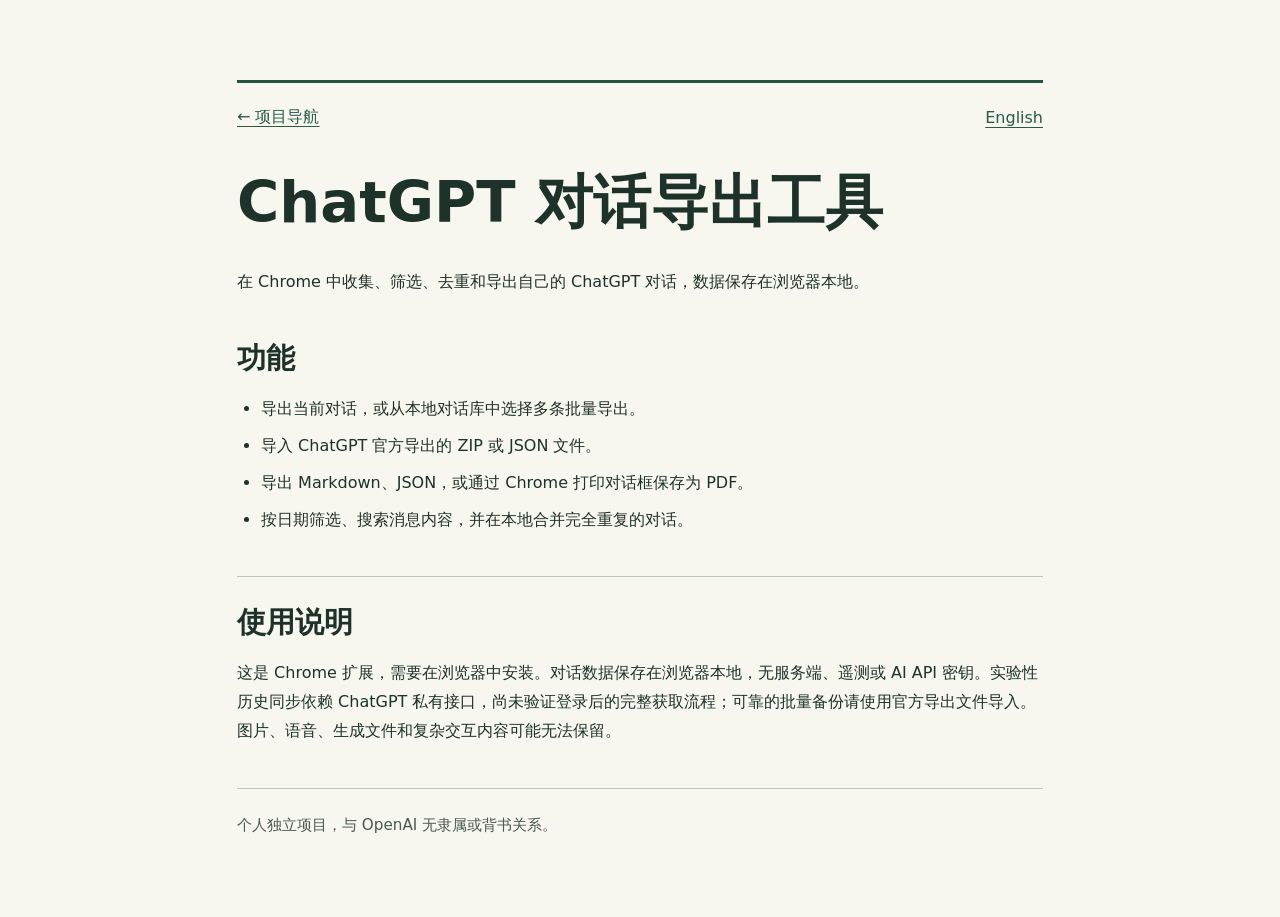
<file: chatgpt-exporter/index.html>
<!doctype html>
<html lang="zh-CN">
<head>
  <meta charset="utf-8">
  <meta name="viewport" content="width=device-width, initial-scale=1">
  <meta name="theme-color" content="#f7f6ef">
  <meta name="description" content="在 Chrome 中收集、筛选、去重和导出自己的 ChatGPT 对话，数据保存在浏览器本地。">
  <title>ChatGPT 对话导出工具 · Michael Yang</title>
  <link rel="alternate" hreflang="zh-CN" href="/chatgpt-exporter/">
  <link rel="alternate" hreflang="en" href="/chatgpt-exporter/en/">
  <link rel="stylesheet" href="/directory.css">
  <link rel="stylesheet" href="/chatgpt-exporter/project.css">
</head>
<body>
  <main>
    <header>
      <div class="masthead">
        <a class="language" href="/">← 项目导航</a>
        <a class="language" href="/chatgpt-exporter/en/" lang="en" hreflang="en">English</a>
      </div>
      <h1>ChatGPT 对话导出工具</h1>
      <p>在 Chrome 中收集、筛选、去重和导出自己的 ChatGPT 对话，数据保存在浏览器本地。</p>
    </header>
    <section aria-labelledby="features">
      <h2 id="features">功能</h2>
      <ul><li>导出当前对话，或从本地对话库中选择多条批量导出。</li><li>导入 ChatGPT 官方导出的 ZIP 或 JSON 文件。</li><li>导出 Markdown、JSON，或通过 Chrome 打印对话框保存为 PDF。</li><li>按日期筛选、搜索消息内容，并在本地合并完全重复的对话。</li></ul>
    </section>
    <section aria-labelledby="limits">
      <h2 id="limits">使用说明</h2>
      <p>这是 Chrome 扩展，需要在浏览器中安装。对话数据保存在浏览器本地，无服务端、遥测或 AI API 密钥。实验性历史同步依赖 ChatGPT 私有接口，尚未验证登录后的完整获取流程；可靠的批量备份请使用官方导出文件导入。图片、语音、生成文件和复杂交互内容可能无法保留。</p>
    </section>
    <footer>个人独立项目，与 OpenAI 无隶属或背书关系。</footer>
  </main>
</body>
</html>
</file>
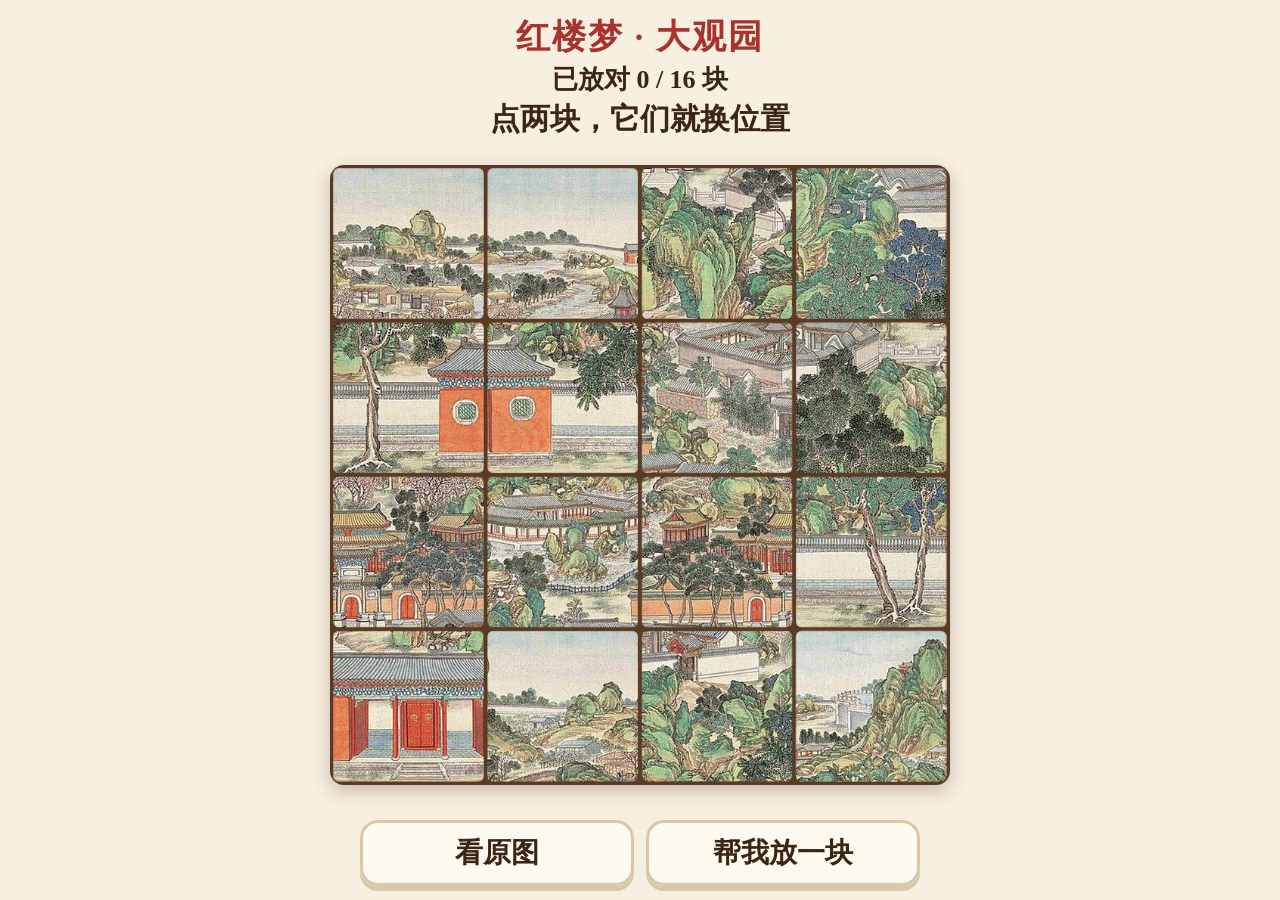
<file: daguanyuan/index.html>
<!DOCTYPE html>
<html lang="zh-CN">
<head>
<meta charset="utf-8">
<meta name="viewport" content="width=device-width,initial-scale=1,viewport-fit=cover">
<meta name="apple-mobile-web-app-capable" content="yes">
<meta name="mobile-web-app-capable" content="yes">
<meta name="theme-color" content="#f7efe0">
<title>红楼梦·大观园 拼图</title>
<style>
  :root{
    --bg:#f7efe0; --ink:#3b2616; --red:#a8322d; --red-edge:#7e211d;
    --gold:#f2b51c; --ok:#2e7d4f; --paper:#fffaf0; --edge:#d9c7a8;
  }
  *{box-sizing:border-box;-webkit-tap-highlight-color:transparent;-webkit-user-select:none;user-select:none}
  html,body{margin:0;height:100%;background:var(--bg);color:var(--ink);overflow:hidden;
    font-family:"PingFang SC","Hiragino Sans GB","Songti SC","Noto Serif SC","Microsoft YaHei",serif}
  body{display:flex;flex-direction:column;align-items:center;height:100dvh;
    padding:calc(10px + env(safe-area-inset-top)) 14px calc(14px + env(safe-area-inset-bottom))}
  h1{margin:4px 0 0;font-size:clamp(26px,8vw,34px);font-weight:800;color:var(--red);letter-spacing:2px;white-space:nowrap}
  #sub{font-size:clamp(22px,6.2vw,26px);font-weight:700;margin-top:2px;white-space:nowrap}
  #msg{height:44px;display:flex;align-items:center;font-size:clamp(24px,7vw,30px);font-weight:800;color:var(--ok);transition:opacity .3s}
  #msg.hide{opacity:0}

  #wrap{flex:1;min-height:0;width:100%;display:flex;align-items:center;justify-content:center}
  #board{position:relative;background:#5a3a22;border-radius:14px;box-shadow:0 6px 18px rgba(60,30,10,.25)}
  .tile{position:absolute;border-radius:6px;background-repeat:no-repeat;cursor:pointer;touch-action:manipulation;
    transition:transform .35s ease, box-shadow .15s ease;box-shadow:inset 0 0 0 1px rgba(0,0,0,.15)}
  .tile.sel{z-index:3;box-shadow:inset 0 0 0 6px var(--gold),0 8px 18px rgba(0,0,0,.45)}
  .tile.done{cursor:default}
  .tile.done::before{content:"✓";position:absolute;right:4px;bottom:4px;width:clamp(22px,6vw,30px);height:clamp(22px,6vw,30px);
    border-radius:50%;background:#2e9d58;color:#fff;font:800 clamp(15px,4.2vw,20px)/clamp(22px,6vw,30px) sans-serif;text-align:center;
    box-shadow:0 0 0 2px #fff}
  #board.solved .tile.done::before{display:none}
  #msg.tip{color:var(--ink)}
  .tile.flash::after{content:"";position:absolute;inset:0;border-radius:6px;box-shadow:inset 0 0 0 6px #3fbf6a;animation:fl 1s ease forwards}
  @keyframes fl{0%,60%{opacity:1}100%{opacity:0}}
  .tile .num{position:absolute;left:4px;top:2px;font:800 clamp(18px,5vw,24px)/1 sans-serif;color:#fff;
    text-shadow:0 0 3px #000,0 0 3px #000;display:none}
  body.nums .tile .num{display:block}
  #board.solved .tile{border-radius:0;box-shadow:none}

  .btns{display:flex;gap:12px;width:100%;max-width:560px;margin-top:12px}
  button{font:inherit;font-weight:800;border:0;border-radius:18px;cursor:pointer;touch-action:manipulation}
  .btns button{flex:1;font-size:clamp(22px,6.4vw,28px);padding:14px 6px;background:var(--paper);color:var(--ink);
    box-shadow:0 5px 0 var(--edge);outline:3px solid var(--edge);outline-offset:-3px}
  .btns button:active{transform:translateY(4px);box-shadow:0 1px 0 var(--edge)}

  .ov{position:fixed;inset:0;display:none;flex-direction:column;align-items:center;justify-content:center;
    gap:20px;padding:20px;text-align:center;background:var(--bg)}
  .ov.show{display:flex}
  #peek img{width:min(92vw,70dvh);border-radius:12px;box-shadow:0 6px 18px rgba(0,0,0,.25)}
  .ovtxt{font-size:clamp(24px,7vw,30px);font-weight:800}
  #win .big{font-size:clamp(34px,11vw,46px);font-weight:800;color:var(--red);line-height:1.3}
  #win img{width:min(70vw,38dvh);border-radius:10px;box-shadow:0 6px 18px rgba(0,0,0,.25)}
  #win .cap{font-size:clamp(22px,6.4vw,28px);font-weight:700}
  #win .credit{font-size:18px;color:#7a6650}
  .big-btn{font-size:clamp(26px,8vw,32px);padding:18px 40px;min-width:260px;color:#fff;background:var(--red);box-shadow:0 6px 0 var(--red-edge)}
  .big-btn:active{transform:translateY(4px);box-shadow:0 2px 0 var(--red-edge)}
  .link-btn{font-size:24px;padding:8px 20px;background:transparent;color:#7a4a22;text-decoration:underline}
</style>
</head>
<body>
  <h1>红楼梦 · 大观园</h1>
  <div id="sub"></div>
  <div id="msg" class="hide"></div>
  <div id="wrap"><div id="board"></div></div>
  <div class="btns">
    <button id="peekBtn">看原图</button>
    <button id="hintBtn">帮我放一块</button>
  </div>

  <div class="ov" id="peek">
    <img id="peekImg" alt="原图">
    <div class="ovtxt">点一下，回到拼图</div>
  </div>

  <div class="ov" id="win">
    <div class="big">拼好了！真棒！</div>
    <img id="winImg" alt="完成的画">
    <div class="cap" id="winCap"></div>
    <button class="big-btn" id="nextBtn">再拼一幅</button>
    <button class="link-btn" id="sizeBtn"></button>
    <div class="credit">画作：清 · 孙温 绘《红楼梦》图</div>
  </div>

<script>
(() => {
  const PICS = [
    { src: 'p1.jpg', name: '大观园全景' },
    { src: 'p2.jpg', name: '元妃省亲 · 蓼汀花溆' },
    { src: 'p3.jpg', name: '华堂盛宴' },
    { src: 'p4.jpg', name: '厅堂雅集' },
  ];
  PICS.forEach(p => { const i = new Image(); i.src = p.src; }); // 预先加载

  const board = document.getElementById('board'), msg = document.getElementById('msg');
  const sub = document.getElementById('sub');
  let N = 4, picIdx = 0, pos = [], tiles = [], sel = null, solved = false, msgTimer = null;
  try {
    N = +localStorage.getItem('dgy_n') === 3 ? 3 : 4;
    picIdx = (+localStorage.getItem('dgy_pic') || 0) % PICS.length;
  } catch (e) {}
  const save = () => { try { localStorage.setItem('dgy_n', N); localStorage.setItem('dgy_pic', picIdx); } catch (e) {} };

  // 柔和提示音
  let ac = null;
  function tone(f, st, len, vol = 0.1) {
    try {
      ac = ac || new (window.AudioContext || window.webkitAudioContext)();
      const t = ac.currentTime + st, o = ac.createOscillator(), g = ac.createGain();
      o.type = 'sine'; o.frequency.value = f;
      g.gain.setValueAtTime(0.0001, t); g.gain.exponentialRampToValueAtTime(vol, t + 0.04);
      g.gain.exponentialRampToValueAtTime(0.0001, t + len);
      o.connect(g).connect(ac.destination); o.start(t); o.stop(t + len + 0.05);
    } catch (e) {}
  }
  const soundOk = () => { tone(587, 0, 0.35); tone(784, 0.12, 0.45); };
  const soundWin = () => { [523, 659, 784, 1047].forEach((f, i) => tone(f, i * 0.18, 0.6)); };

  function showMsg(t) {
    clearTimeout(msgTimer); msg.textContent = t; msg.className = '';
    msgTimer = setTimeout(() => msg.classList.add('hide'), 1600);
  }

  // pos[slot] = 这块格子里放的是第几块
  let S = 0, GAP = 3;
  function layout() {
    const wrap = document.getElementById('wrap').getBoundingClientRect();
    S = Math.floor(Math.min(wrap.width, wrap.height, 620));
    board.style.width = board.style.height = S + 'px';
    GAP = solved ? 0 : 3;
    const cell = (S - GAP * (N + 1)) / N;
    tiles.forEach(t => {
      t.style.width = t.style.height = cell + 'px';
      t.style.backgroundSize = (cell * N) + 'px ' + (cell * N) + 'px';
      const p = +t.dataset.piece;
      t.style.backgroundPosition = `${-(p % N) * cell}px ${-Math.floor(p / N) * cell}px`;
    });
    place();
  }
  function place() {
    const cell = (S - GAP * (N + 1)) / N;
    pos.forEach((piece, slot) => {
      const t = tiles[piece];
      const x = GAP + (slot % N) * (cell + GAP), y = GAP + Math.floor(slot / N) * (cell + GAP);
      t.style.transform = `translate(${x}px,${y}px)`;
    });
  }
  window.addEventListener('resize', layout);

  const isDone = slot => pos[slot] === slot;
  const correctCount = () => pos.filter((p, s) => p === s).length;
  function updateSub() { sub.textContent = `已放对 ${correctCount()} / ${N * N} 块`; }

  function start() {
    solved = false; sel = null;
    board.classList.remove('solved'); board.innerHTML = '';
    document.getElementById('win').classList.remove('show');
    const pic = PICS[picIdx];
    // 打乱：保证一开始没有任何一块在正确位置
    const n = N * N;
    do {
      pos = [...Array(n).keys()];
      for (let i = n - 1; i > 0; i--) { const j = Math.floor(Math.random() * (i + 1)); [pos[i], pos[j]] = [pos[j], pos[i]]; }
    } while (pos.some((p, s) => p === s));
    tiles = [];
    for (let p = 0; p < n; p++) {
      const t = document.createElement('div');
      t.className = 'tile'; t.dataset.piece = p;
      t.style.backgroundImage = `url(${pic.src})`;
      t.innerHTML = `<span class="num">${p + 1}</span>`;
      t.addEventListener('click', () => tap(p));
      board.appendChild(t); tiles.push(t);
    }
    document.getElementById('peekImg').src = pic.src;
    clearTimeout(msgTimer); msg.textContent = '点两块，它们就换位置'; msg.className = 'tip';
    updateSub(); layout();
  }

  function slotOf(piece) { return pos.indexOf(piece); }

  function swap(a, b) { // 交换两个格子
    [pos[a], pos[b]] = [pos[b], pos[a]];
    place();
    let good = 0;
    [a, b].forEach(s => {
      if (isDone(s)) {
        good++;
        const t = tiles[pos[s]];
        t.classList.add('done');
        t.classList.remove('flash'); void t.offsetWidth; t.classList.add('flash');
      }
    });
    updateSub();
    if (correctCount() === N * N) return win();
    if (good) { soundOk(); showMsg(good > 1 ? '放对了两块！' : '放对了！'); }
  }

  function tap(piece) {
    if (solved) return;
    const slot = slotOf(piece);
    if (isDone(slot)) { showMsg('这块已经放对了'); return; }
    if (sel === null) { sel = piece; tiles[piece].classList.add('sel'); return; }
    if (sel === piece) { tiles[piece].classList.remove('sel'); sel = null; return; }
    tiles[sel].classList.remove('sel');
    const a = slotOf(sel); sel = null;
    swap(a, slot);
  }

  function hint() {
    if (solved) return;
    if (sel !== null) { tiles[sel].classList.remove('sel'); sel = null; }
    const target = pos.findIndex((p, s) => p !== s);   // 第一个没放对的格子
    if (target < 0) return;
    swap(slotOf(target), target);                        // 把属于这里的那块放过来
  }

  function win() {
    solved = true; soundWin();
    setTimeout(() => { board.classList.add('solved'); layout(); }, 400);
    setTimeout(() => {
      const pic = PICS[picIdx];
      document.getElementById('winImg').src = pic.src;
      document.getElementById('winCap').textContent = '《' + pic.name + '》';
      document.getElementById('sizeBtn').textContent = N === 4 ? '换成 9 块（容易些）' : '换成 16 块（难一点）';
      document.getElementById('win').classList.add('show');
    }, 1900);
  }

  document.getElementById('peekBtn').onclick = () => document.getElementById('peek').classList.add('show');
  document.getElementById('peek').onclick = () => document.getElementById('peek').classList.remove('show');
  document.getElementById('hintBtn').onclick = hint;
  document.getElementById('nextBtn').onclick = () => { picIdx = (picIdx + 1) % PICS.length; save(); start(); };
  document.getElementById('sizeBtn').onclick = () => { N = N === 4 ? 3 : 4; save(); start(); };

  start();
})();
</script>
</body>
</html>
</file>
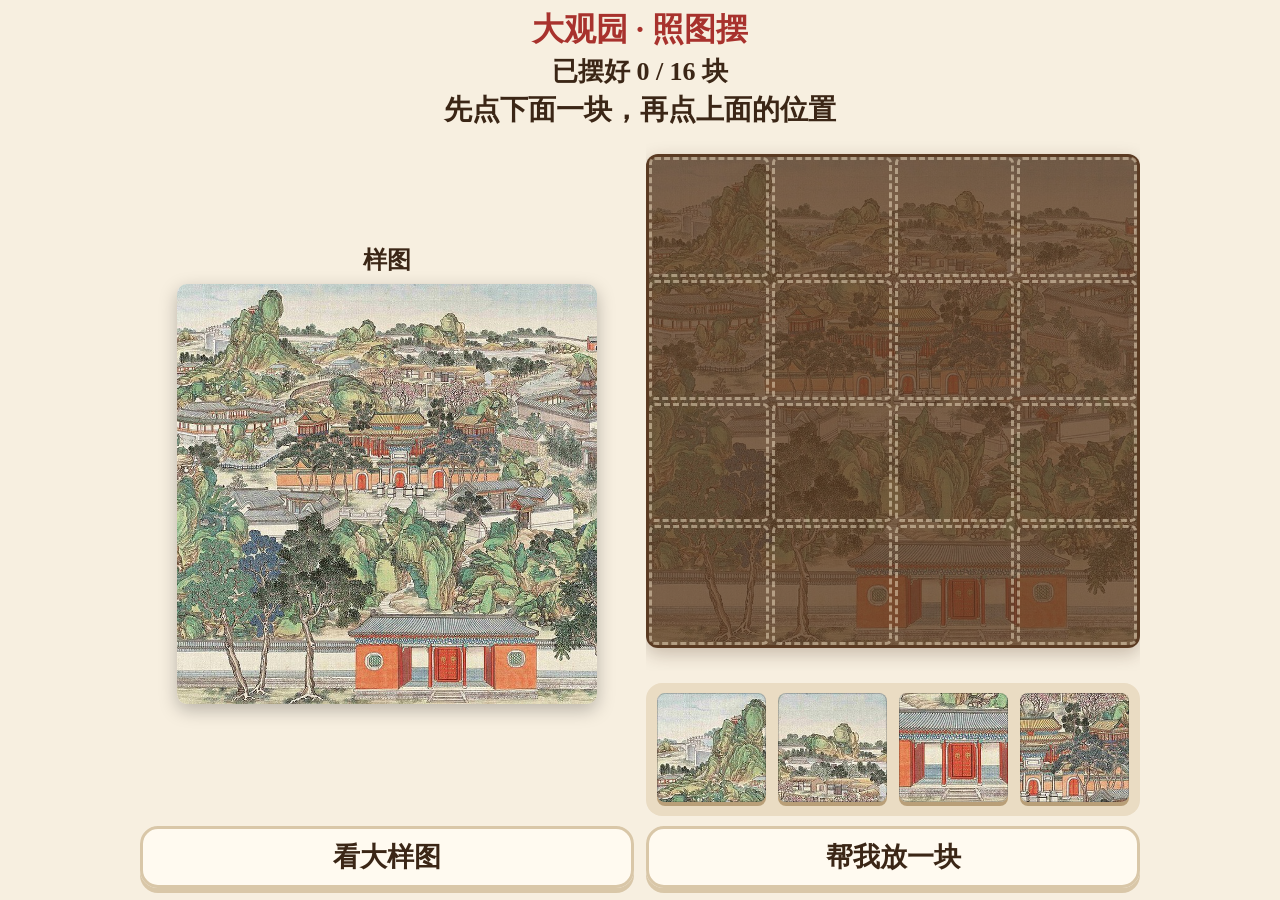
<file: daguanyuan2/index.html>
<!DOCTYPE html>
<html lang="zh-CN">
<head>
<meta charset="utf-8">
<meta name="viewport" content="width=device-width,initial-scale=1,viewport-fit=cover">
<meta name="apple-mobile-web-app-capable" content="yes">
<meta name="mobile-web-app-capable" content="yes">
<meta name="theme-color" content="#f7efe0">
<title>红楼梦·大观园 照图摆拼图</title>
<style>
  :root{--bg:#f7efe0;--ink:#3b2616;--red:#a8322d;--red-edge:#7e211d;--gold:#f2b51c;--ok:#2e7d4f;--paper:#fffaf0;--edge:#d9c7a8;--wood:#5a3a22}
  *{box-sizing:border-box;-webkit-tap-highlight-color:transparent;-webkit-user-select:none;user-select:none}
  html,body{margin:0;height:100%;background:var(--bg);color:var(--ink);overflow:hidden;
    font-family:"PingFang SC","Hiragino Sans GB","Songti SC","Noto Serif SC","Microsoft YaHei",serif}
  body{height:100dvh;padding:calc(8px + env(safe-area-inset-top)) 14px calc(12px + env(safe-area-inset-bottom))}
  #app{height:100%;display:flex;flex-direction:column;align-items:center;max-width:1000px;margin:0 auto}

  header{width:100%;display:flex;align-items:center;gap:12px}
  #sampleBtn{flex:none;border:0;padding:0;background:none;cursor:pointer;display:flex;flex-direction:column;align-items:center;font:inherit}
  #sampleBtn img{width:clamp(64px,19vw,86px);height:clamp(64px,19vw,86px);border-radius:8px;box-shadow:0 0 0 3px var(--gold),0 3px 8px rgba(0,0,0,.25);display:block}
  #sampleBtn span{font-size:18px;font-weight:800;margin-top:4px;color:#7a4a22}
  .ht{flex:1;min-width:0;text-align:center}
  h1{margin:0;font-size:clamp(24px,7.2vw,32px);font-weight:800;color:var(--red);white-space:nowrap}
  #prog{font-size:clamp(22px,6.2vw,26px);font-weight:800;margin-top:2px;white-space:nowrap}
  #msg{height:42px;display:flex;align-items:center;justify-content:center;text-align:center;font-size:clamp(22px,6.4vw,28px);font-weight:800;color:var(--ok)}
  #msg.tip{color:var(--ink)} #msg.soft{color:#b0602a}

  #main{flex:1;min-height:0;width:100%;display:flex;flex-direction:column;align-items:center;gap:12px}
  #boardWrap{flex:1 1 0;min-height:0;overflow:hidden;width:100%;display:flex;align-items:center;justify-content:center}
  #bigSample{display:none}
  #board{position:relative;background:var(--wood);border-radius:12px;box-shadow:0 6px 18px rgba(60,30,10,.25)}
  #board .ghost{position:absolute;inset:3px;background-size:cover;opacity:.22;border-radius:9px;pointer-events:none}
  body.noghost #board .ghost{display:none}
  .cell{position:absolute;border-radius:6px;border:3px dashed rgba(255,240,210,.45);touch-action:manipulation}
  .cell.hover{border:4px solid var(--gold);background:rgba(242,181,28,.25)}
  .cell.pulse{animation:pulse 1s ease 3}
  @keyframes pulse{50%{border:5px solid #3fbf6a;background:rgba(63,191,106,.35)}}
  .piece{position:absolute;border-radius:6px;background-repeat:no-repeat;box-shadow:inset 0 0 0 1px rgba(0,0,0,.15)}
  .piece.new{animation:ok .9s ease}
  @keyframes ok{0%{box-shadow:inset 0 0 0 6px #3fbf6a}100%{box-shadow:inset 0 0 0 1px rgba(0,0,0,.15)}}
  #board.solved .piece{border-radius:0;box-shadow:none}

  #trayBox{width:100%;background:#eadcc3;border-radius:16px;padding:10px;display:flex;justify-content:center;gap:12px}
  .tp{border-radius:8px;background-repeat:no-repeat;box-shadow:0 4px 0 #b99f78, inset 0 0 0 1px rgba(0,0,0,.2);
    touch-action:none;cursor:grab;transition:transform .12s ease}
  .tp.sel{transform:translateY(-6px);box-shadow:0 0 0 5px var(--gold),0 8px 14px rgba(0,0,0,.35)}
  .tp.empty{background:none !important;box-shadow:inset 0 0 0 3px dashed #cdb893;border:3px dashed #cdb893;cursor:default}
  .tp.dragging{opacity:.25}
  #fly{position:fixed;z-index:50;pointer-events:none;border-radius:8px;background-repeat:no-repeat;display:none;
    box-shadow:0 0 0 4px var(--gold),0 12px 24px rgba(0,0,0,.4)}

  .btns{display:flex;gap:12px;width:100%;margin-top:10px}
  button.b{flex:1;font:inherit;font-weight:800;font-size:clamp(22px,6.2vw,27px);padding:13px 6px;border:0;border-radius:18px;cursor:pointer;touch-action:manipulation;
    background:var(--paper);color:var(--ink);box-shadow:0 5px 0 var(--edge);outline:3px solid var(--edge);outline-offset:-3px}
  button.b:active{transform:translateY(4px);box-shadow:0 1px 0 var(--edge)}

  /* 横屏 / 平板：样图放在旁边 */
  @media (orientation:landscape) and (min-width:700px){
    #main{flex-direction:row;align-items:stretch}
    #bigSample{display:flex;flex-direction:column;align-items:center;justify-content:center;gap:8px;flex:1}
    #bigSample img{width:100%;max-width:420px;border-radius:10px;box-shadow:0 6px 18px rgba(0,0,0,.25)}
    #bigSample div{font-size:24px;font-weight:800}
    #sampleBtn{display:none}
    #right{flex:1.2;display:flex;flex-direction:column;gap:12px;min-width:0}
  }
  #right{width:100%;flex:1;min-height:0;display:flex;flex-direction:column;gap:12px}

  .ov{position:fixed;inset:0;display:none;flex-direction:column;align-items:center;justify-content:center;gap:18px;padding:20px;text-align:center;background:var(--bg);z-index:60}
  .ov.show{display:flex}
  #peek img{width:min(92vw,70dvh);border-radius:12px;box-shadow:0 6px 18px rgba(0,0,0,.25)}
  .ovtxt{font-size:clamp(24px,7vw,30px);font-weight:800}
  #win .big{font-size:clamp(34px,11vw,46px);font-weight:800;color:var(--red)}
  #win img{width:min(66vw,36dvh);border-radius:10px;box-shadow:0 6px 18px rgba(0,0,0,.25)}
  #win .cap{font-size:clamp(22px,6.4vw,28px);font-weight:700}
  .big-btn{font:inherit;font-weight:800;border:0;border-radius:18px;font-size:clamp(26px,8vw,32px);padding:16px 40px;min-width:260px;color:#fff;background:var(--red);box-shadow:0 6px 0 var(--red-edge);cursor:pointer}
  .big-btn:active{transform:translateY(4px);box-shadow:0 2px 0 var(--red-edge)}
  .link-btn{font:inherit;font-weight:800;border:0;font-size:23px;padding:6px 16px;background:transparent;color:#7a4a22;text-decoration:underline;cursor:pointer}
  .credit{font-size:17px;color:#7a6650}
</style>
</head>
<body>
<div id="app">
  <header>
    <button id="sampleBtn" aria-label="看样图"><img id="sampleThumb" alt=""><span>样图</span></button>
    <div class="ht"><h1>大观园 · 照图摆</h1><div id="prog"></div></div>
  </header>
  <div id="msg"></div>
  <div id="main">
    <div id="bigSample"><div>样图</div><img id="sampleBig" alt="样图"></div>
    <div id="right">
      <div id="boardWrap"><div id="board"></div></div>
      <div id="trayBox"></div>
    </div>
  </div>
  <div class="btns">
    <button class="b" id="peekBtn">看大样图</button>
    <button class="b" id="hintBtn">帮我放一块</button>
  </div>
</div>
<div id="fly"></div>

<div class="ov" id="peek"><img id="peekImg" alt="样图"><div class="ovtxt">点一下，回到拼图</div></div>
<div class="ov" id="win">
  <div class="big">拼好了！真棒！</div>
  <img id="winImg" alt="">
  <div class="cap" id="winCap"></div>
  <button class="big-btn" id="nextBtn">再拼一幅</button>
  <button class="link-btn" id="sizeBtn"></button>
  <button class="link-btn" id="ghostBtn"></button>
  <div class="credit">画作：清 · 孙温 绘《红楼梦》图</div>
</div>

<script>
(() => {
  const IMG = '../daguanyuan/';
  const PICS = [
    { src: IMG + 'p1.jpg', name: '大观园全景' },
    { src: IMG + 'p2.jpg', name: '元妃省亲 · 蓼汀花溆' },
    { src: IMG + 'p3.jpg', name: '华堂盛宴' },
    { src: IMG + 'p4.jpg', name: '厅堂雅集' },
  ];
  PICS.forEach(p => { const i = new Image(); i.src = p.src; });
  const $ = id => document.getElementById(id);
  const board = $('board'), tray = $('trayBox'), msg = $('msg'), fly = $('fly');

  let N = 4, picIdx = 0, ghost = true;
  try {
    N = +localStorage.getItem('dg2_n') === 3 ? 3 : 4;
    picIdx = (+localStorage.getItem('dg2_pic') || 0) % PICS.length;
    ghost = localStorage.getItem('dg2_ghost') !== '0';
  } catch (e) {}
  const save = () => { try { localStorage.setItem('dg2_n', N); localStorage.setItem('dg2_pic', picIdx); localStorage.setItem('dg2_ghost', ghost ? '1' : '0'); } catch (e) {} };

  let placed = [], queue = [], sel = null, wrong = {}, solved = false, busy = false, msgTimer = null;
  let cell = 80, gap = 3, tsz = 70;
  const T = () => (N === 4 ? 4 : 3);           // 托盘里一次只放几块，少一点更容易
  const pic = () => PICS[picIdx];

  // 柔和提示音
  let ac = null;
  function tone(f, st, len, vol = 0.1) {
    try {
      ac = ac || new (window.AudioContext || window.webkitAudioContext)();
      const t = ac.currentTime + st, o = ac.createOscillator(), g = ac.createGain();
      o.type = 'sine'; o.frequency.value = f;
      g.gain.setValueAtTime(0.0001, t); g.gain.exponentialRampToValueAtTime(vol, t + 0.04);
      g.gain.exponentialRampToValueAtTime(0.0001, t + len);
      o.connect(g).connect(ac.destination); o.start(t); o.stop(t + len + 0.05);
    } catch (e) {}
  }
  const soundOk = () => { tone(587, 0, 0.35); tone(784, 0.12, 0.45); };
  const soundWin = () => [523, 659, 784, 1047].forEach((f, i) => tone(f, i * 0.18, 0.6));

  function say(t, cls = '', keep = false) {
    clearTimeout(msgTimer); msg.textContent = t; msg.className = cls;
    if (!keep) msgTimer = setTimeout(() => { msg.textContent = ''; }, 1800);
  }
  function paint(el, pid, size) {
    el.style.backgroundImage = `url(${pic().src})`;
    el.style.backgroundSize = `${size * N}px ${size * N}px`;
    el.style.backgroundPosition = `${-(pid % N) * size}px ${-Math.floor(pid / N) * size}px`;
  }
  const count = () => placed.filter(Boolean).length;
  const updateProg = () => { $('prog').textContent = `已摆好 ${count()} / ${N * N} 块`; };

  // ---------- 布局 ----------
  function layout() {
    const tw = tray.getBoundingClientRect().width - 20;
    tsz = Math.floor(Math.min((tw - 12 * (T() - 1)) / T(), 110));
    tray.style.height = (tsz + 24) + 'px';
    const r = $('boardWrap').getBoundingClientRect();
    const S = Math.floor(Math.min(r.width, r.height, 620));
    gap = solved ? 0 : 3;
    board.style.width = board.style.height = S + 'px';
    cell = (S - gap * (N + 1)) / N;
    render();
  }
  window.addEventListener('resize', layout);
  window.addEventListener('load', layout);
  let lastMain = '';
  if (window.ResizeObserver) new ResizeObserver(() => {
    const r = document.getElementById('main').getBoundingClientRect(), k = Math.round(r.width) + 'x' + Math.round(r.height);
    if (k !== lastMain) { lastMain = k; layout(); }
  }).observe(document.getElementById('main'));
  const cellXY = s => [gap + (s % N) * (cell + gap), gap + Math.floor(s / N) * (cell + gap)];

  function render() {
    board.innerHTML = '<div class="ghost"></div>';
    board.firstChild.style.backgroundImage = `url(${pic().src})`;
    for (let s = 0; s < N * N; s++) {
      const [x, y] = cellXY(s);
      const el = document.createElement('div');
      el.style.cssText = `left:${x}px;top:${y}px;width:${cell}px;height:${cell}px`;
      if (placed[s]) { el.className = 'piece'; paint(el, s, cell); }
      else { el.className = 'cell'; el.dataset.slot = s; el.addEventListener('click', () => cellTap(s)); }
      board.appendChild(el);
    }
    tray.innerHTML = '';
    for (let i = 0; i < T(); i++) {
      const pid = queue[i];
      const el = document.createElement('div');
      el.className = 'tp'; el.style.width = el.style.height = tsz + 'px';
      if (pid === undefined) { el.classList.add('empty'); }
      else {
        el.dataset.pid = pid; paint(el, pid, tsz);
        if (pid === sel) el.classList.add('sel');
        bindDrag(el, pid);
      }
      tray.appendChild(el);
    }
    updateProg();
  }
  const cellEl = s => board.querySelector(`.cell[data-slot="${s}"]`);
  const trayEl = pid => tray.querySelector(`.tp[data-pid="${pid}"]`);

  // ---------- 开始 ----------
  function start() {
    solved = false; sel = null; wrong = {}; busy = false;
    board.classList.remove('solved'); $('win').classList.remove('show');
    document.body.classList.toggle('noghost', !ghost);
    placed = Array(N * N).fill(false);
    queue = [...Array(N * N).keys()];
    for (let i = queue.length - 1; i > 0; i--) { const j = Math.floor(Math.random() * (i + 1)); [queue[i], queue[j]] = [queue[j], queue[i]]; }
    ['sampleThumb', 'sampleBig', 'peekImg'].forEach(id => $(id).src = pic().src);
    say('先点下面一块，再点上面的位置', 'tip', true);
    layout();
  }

  // ---------- 放置 ----------
  function flyTo(fromRect, toRect, pid, size, done) {
    fly.style.display = 'block'; fly.style.transition = 'none';
    fly.style.left = fromRect.left + 'px'; fly.style.top = fromRect.top + 'px';
    fly.style.width = fly.style.height = fromRect.width + 'px';
    paint(fly, pid, fromRect.width);
    fly.getBoundingClientRect();
    fly.style.transition = 'left .32s ease, top .32s ease, width .32s ease, height .32s ease, background-size .32s ease, background-position .32s ease';
    fly.style.left = toRect.left + 'px'; fly.style.top = toRect.top + 'px';
    fly.style.width = fly.style.height = toRect.width + 'px';
    paint(fly, pid, toRect.width);
    setTimeout(() => { fly.style.display = 'none'; done && done(); }, 340);
  }

  function attempt(pid, slot, fromRect) {
    if (placed[slot] || busy) return;
    if (pid === slot) {
      busy = true; sel = null;
      const to = cellEl(slot).getBoundingClientRect();
      const tEl = trayEl(pid); if (tEl) tEl.style.visibility = 'hidden';
      flyTo(fromRect, to, pid, cell, () => {
        placed[slot] = true; queue = queue.filter(q => q !== pid); busy = false;
        render();
        const [x, y] = cellXY(slot);
        [...board.querySelectorAll('.piece')].find(p => p.style.left === x + 'px' && p.style.top === y + 'px')?.classList.add('new');
        if (count() === N * N) return win();
        soundOk(); say('放对了！');
      });
    } else {
      wrong[pid] = (wrong[pid] || 0) + 1;
      if (wrong[pid] >= 2) {
        say('亮起来的地方就是它的位置', 'soft');
        const c = cellEl(pid); if (c) { c.classList.remove('pulse'); void c.offsetWidth; c.classList.add('pulse'); }
      } else say('不是这里，再看看样图', 'soft');
      return false;
    }
    return true;
  }

  function cellTap(slot) {
    if (solved || busy) return;
    if (sel === null) { say('先点下面的一块', 'tip'); return; }
    const t = trayEl(sel);
    attempt(sel, slot, t.getBoundingClientRect());
  }

  // 点一下选中；也可以直接拖到上面
  function bindDrag(el, pid) {
    let sx, sy, dragging = false, id = null, lift = 0;
    el.addEventListener('pointerdown', e => {
      if (solved || busy) return;
      sx = e.clientX; sy = e.clientY; dragging = false; id = e.pointerId;
      lift = e.pointerType === 'mouse' ? 0 : cell * 0.35;
      el.setPointerCapture(id);
    });
    el.addEventListener('pointermove', e => {
      if (e.pointerId !== id) return;
      if (!dragging && Math.hypot(e.clientX - sx, e.clientY - sy) > 10) {
        dragging = true; el.classList.add('dragging');
        fly.style.transition = 'none'; fly.style.display = 'block';
        fly.style.width = fly.style.height = cell + 'px'; paint(fly, pid, cell);
      }
      if (dragging) {
        fly.style.left = (e.clientX - cell / 2) + 'px'; fly.style.top = (e.clientY - cell / 2 - lift) + 'px';
        board.querySelectorAll('.cell.hover').forEach(c => c.classList.remove('hover'));
        const s = slotAt(e.clientX, e.clientY - lift); if (s !== null) cellEl(s)?.classList.add('hover');
      }
    });
    const up = e => {
      if (e.pointerId !== id) return; id = null;
      board.querySelectorAll('.cell.hover').forEach(c => c.classList.remove('hover'));
      if (!dragging) { // 当作“点一下”
        sel = sel === pid ? null : pid;
        tray.querySelectorAll('.tp').forEach(t => t.classList.toggle('sel', +t.dataset.pid === sel && t.dataset.pid !== undefined));
        if (sel !== null) say('再点上面它该去的位置', 'tip', true);
        return;
      }
      el.classList.remove('dragging');
      const fr = fly.getBoundingClientRect();
      const s = slotAt(e.clientX, e.clientY - lift);
      if (s !== null && !placed[s] && attempt(pid, s, fr)) return;
      if (s !== null && placed[s]) say('那里已经摆好了', 'soft');
      else if (s === null) say('拖到上面的格子里', 'tip');
      flyTo(fr, el.getBoundingClientRect(), pid, tsz, () => {});   // 回到托盘
    };
    el.addEventListener('pointerup', up);
    el.addEventListener('pointercancel', up);
  }
  function slotAt(x, y) {
    const r = board.getBoundingClientRect();
    const cx = x - r.left, cy = y - r.top;
    if (cx < 0 || cy < 0 || cx > r.width || cy > r.height) return null;
    const c = Math.min(N - 1, Math.floor(cx / (cell + gap))), rr = Math.min(N - 1, Math.floor(cy / (cell + gap)));
    return rr * N + c;
  }

  function hint() {
    if (solved || busy || !queue.length) return;
    const pid = queue[0];
    attempt(pid, pid, trayEl(pid).getBoundingClientRect());
  }

  function win() {
    solved = true; soundWin();
    setTimeout(() => { board.classList.add('solved'); layout(); say('拼好了！', ''); }, 400);
    setTimeout(() => {
      $('winImg').src = pic().src; $('winCap').textContent = '《' + pic().name + '》';
      $('sizeBtn').textContent = N === 4 ? '换成 9 块（容易些）' : '换成 16 块（难一点）';
      $('ghostBtn').textContent = ghost ? '去掉格子里的淡底图（难一点）' : '格子里显示淡底图（容易些）';
      $('win').classList.add('show');
    }, 1900);
  }

  $('sampleBtn').onclick = $('peekBtn').onclick = () => $('peek').classList.add('show');
  $('peek').onclick = () => $('peek').classList.remove('show');
  $('hintBtn').onclick = hint;
  $('nextBtn').onclick = () => { picIdx = (picIdx + 1) % PICS.length; save(); start(); };
  $('sizeBtn').onclick = () => { N = N === 4 ? 3 : 4; save(); start(); };
  $('ghostBtn').onclick = () => { ghost = !ghost; save(); start(); };
  start();
})();
</script>
</body>
</html>
</file>
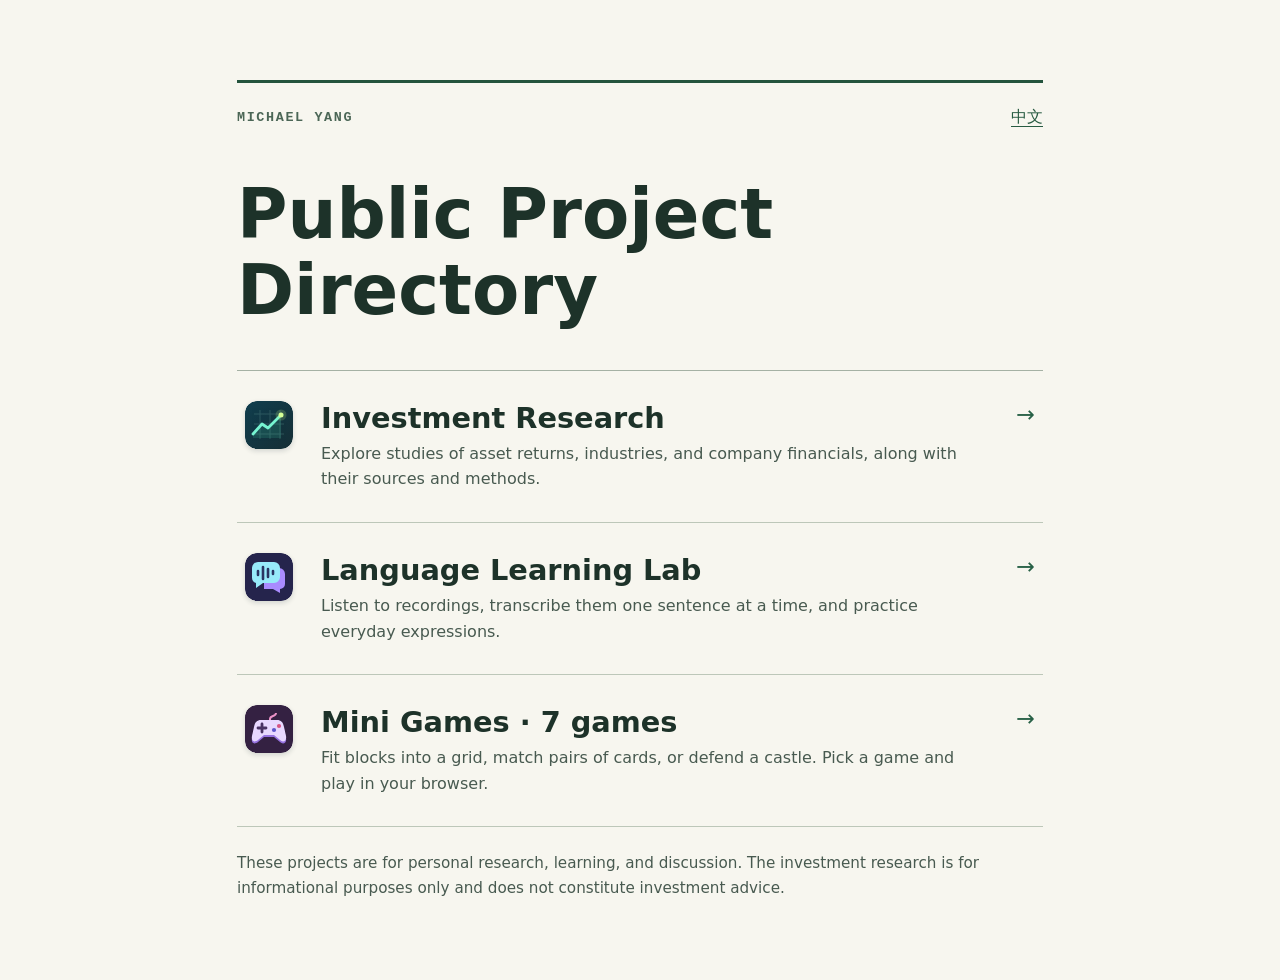
<file: en/index.html>
<!doctype html>
<html lang="en">
<head>
  <meta charset="utf-8">
  <meta name="viewport" content="width=device-width, initial-scale=1">
  <meta name="theme-color" content="#f7f6ef">
  <meta name="description" content="Explore Michael Yang’s public projects in investment research, language learning, and games.">
  <title>Public Project Directory · Michael Yang</title>
  <link rel="alternate" hreflang="zh-CN" href="/">
  <link rel="alternate" hreflang="en" href="/en/">
  <link rel="stylesheet" href="/directory.css">
</head>
<body>
  <main>
    <header>
      <div class="masthead">
        <p class="owner">MICHAEL YANG</p>
        <a class="language" href="/" lang="zh-CN" hreflang="zh-CN">中文</a>
      </div>
      <h1>Public Project Directory</h1>
    </header>
    <nav aria-label="Public projects">
      <a class="project" href="/investment-research-os/">
        <svg class="project-icon" aria-hidden="true" focusable="false"><use href="/directory-icons.svg#research"/></svg>
        <div><h2>Investment Research</h2><p class="description">Explore studies of asset returns, industries, and company financials, along with their sources and methods.</p></div>
        <span class="arrow" aria-hidden="true">→</span>
      </a>
      <a class="project" href="/nce-learning-lab/">
        <svg class="project-icon" aria-hidden="true" focusable="false"><use href="/directory-icons.svg#language"/></svg>
        <div><h2>Language Learning Lab</h2><p class="description">Listen to recordings, transcribe them one sentence at a time, and practice everyday expressions.</p></div>
        <span class="arrow" aria-hidden="true">→</span>
      </a>
      <a class="project" href="/games/">
        <svg class="project-icon" aria-hidden="true" focusable="false"><use href="/directory-icons.svg#games"/></svg>
        <div><h2>Mini Games · 7 games</h2><p class="description">Fit blocks into a grid, match pairs of cards, or defend a castle. Pick a game and play in your browser.</p></div>
        <span class="arrow" aria-hidden="true">→</span>
      </a>
    </nav>
    <footer>These projects are for personal research, learning, and discussion. The investment research is for informational purposes only and does not constitute investment advice.</footer>
  </main>
</body>
</html>
</file>
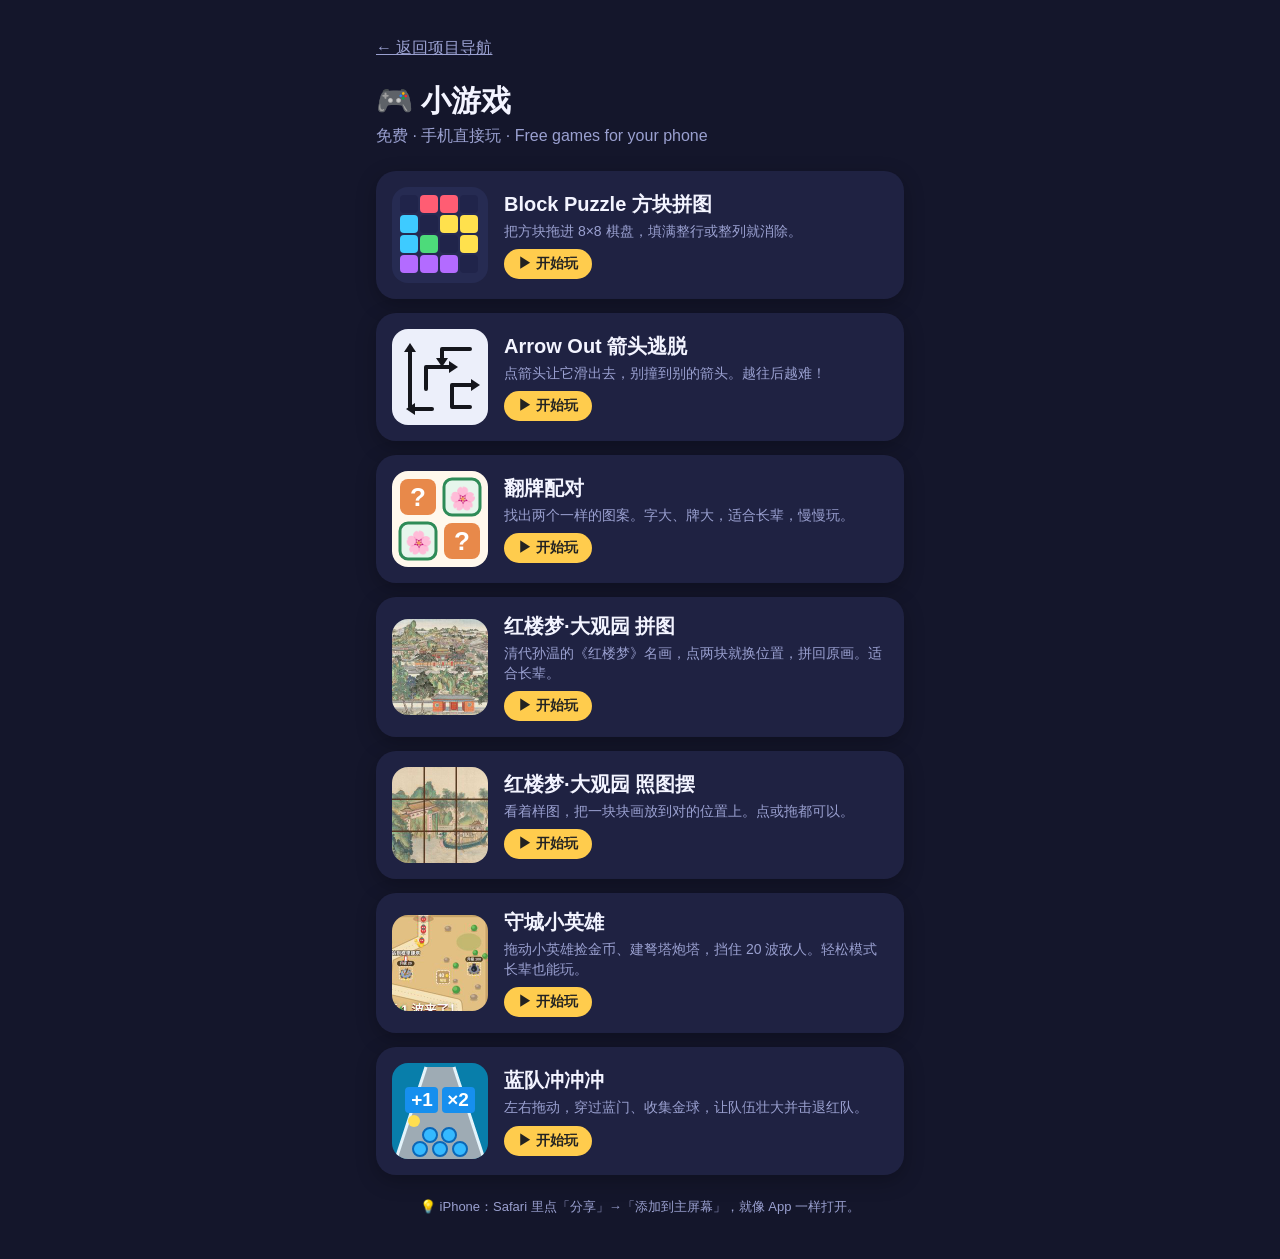
<file: games/index.html>
<!DOCTYPE html>
<html lang="zh">
<head>
<meta charset="utf-8">
<meta name="viewport" content="width=device-width,initial-scale=1,viewport-fit=cover">
<meta name="apple-mobile-web-app-capable" content="yes">
<meta name="mobile-web-app-capable" content="yes">
<meta name="theme-color" content="#14162b">
<title>Michael's Games</title>
<style>
  :root{--bg:#14162b;--card:#1f2242;--text:#f3f4ff;--muted:#9aa0d0;--accent:#ffcc4d}
  *{box-sizing:border-box;-webkit-tap-highlight-color:transparent}
  html,body{margin:0;background:var(--bg);color:var(--text);
    font-family:-apple-system,BlinkMacSystemFont,"Segoe UI",Roboto,"PingFang SC",sans-serif}
  main{max-width:560px;margin:0 auto;padding:calc(28px + env(safe-area-inset-top)) 16px calc(28px + env(safe-area-inset-bottom))}
  .back{display:inline-block;color:var(--muted);padding:10px 0;margin-bottom:12px}
  h1{font-size:30px;margin:0 0 4px;font-weight:800}
  .sub{color:var(--muted);margin:0 0 24px}
  a.game{display:flex;gap:16px;align-items:center;text-decoration:none;color:inherit;background:var(--card);
    border-radius:20px;padding:16px;margin-bottom:14px;box-shadow:0 6px 20px rgba(0,0,0,.25);
    transition:transform .15s ease, box-shadow .15s ease}
  a.game:active{transform:scale(.97)}
  @media (hover:hover){a.game:hover{transform:translateY(-2px);box-shadow:0 10px 28px rgba(0,0,0,.35)}}
  .thumb{flex:none;width:96px;height:96px;border-radius:16px;overflow:hidden}
  .thumb svg{display:block;width:100%;height:100%}
  .info{flex:1;min-width:0}
  .info h2{margin:0 0 4px;font-size:20px}
  .info p{margin:0 0 8px;color:var(--muted);font-size:14px;line-height:1.4}
  .play{display:inline-block;background:var(--accent);color:#222;font-weight:700;font-size:14px;padding:6px 14px;border-radius:999px}
  .tip{margin-top:22px;color:var(--muted);font-size:13px;line-height:1.6;text-align:center}
</style>
</head>
<body>
<main>
  <a class="back" href="/">← 返回项目导航</a>
  <h1>🎮 小游戏</h1>
  <p class="sub">免费 · 手机直接玩 · Free games for your phone</p>

  <a class="game" href="/block-puzzle/">
    <div class="thumb">
      <svg viewBox="0 0 96 96" aria-hidden="true">
        <rect width="96" height="96" fill="#262b52"/>
        <g transform="translate(8 8)">
          <rect x="0"  y="0"  width="18" height="18" rx="4" fill="#20244a"/><rect x="20" y="0"  width="18" height="18" rx="4" fill="#ff5d73"/><rect x="40" y="0"  width="18" height="18" rx="4" fill="#ff5d73"/><rect x="60" y="0"  width="18" height="18" rx="4" fill="#20244a"/>
          <rect x="0"  y="20" width="18" height="18" rx="4" fill="#3ecbff"/><rect x="20" y="20" width="18" height="18" rx="4" fill="#20244a"/><rect x="40" y="20" width="18" height="18" rx="4" fill="#ffe14d"/><rect x="60" y="20" width="18" height="18" rx="4" fill="#ffe14d"/>
          <rect x="0"  y="40" width="18" height="18" rx="4" fill="#3ecbff"/><rect x="20" y="40" width="18" height="18" rx="4" fill="#4ddb7a"/><rect x="40" y="40" width="18" height="18" rx="4" fill="#20244a"/><rect x="60" y="40" width="18" height="18" rx="4" fill="#ffe14d"/>
          <rect x="0"  y="60" width="18" height="18" rx="4" fill="#b36bff"/><rect x="20" y="60" width="18" height="18" rx="4" fill="#b36bff"/><rect x="40" y="60" width="18" height="18" rx="4" fill="#b36bff"/><rect x="60" y="60" width="18" height="18" rx="4" fill="#20244a"/>
        </g>
      </svg>
    </div>
    <div class="info">
      <h2>Block Puzzle 方块拼图</h2>
      <p>把方块拖进 8×8 棋盘，填满整行或整列就消除。</p>
      <span class="play">▶ 开始玩</span>
    </div>
  </a>

  <a class="game" href="/arrow-puzzle/">
    <div class="thumb">
      <svg viewBox="0 0 96 96" aria-hidden="true">
        <rect width="96" height="96" fill="#eceffa"/>
        <g fill="none" stroke="#15161c" stroke-width="4" stroke-linecap="round" stroke-linejoin="round">
          <path d="M18 78 V22"/><path d="M34 60 V38 H58"/><path d="M78 20 H50 V30"/><path d="M78 78 H60 V56 H80"/><path d="M40 80 H22"/>
        </g>
        <g fill="#15161c">
          <path d="M18 14 l-6 9 h12z"/><path d="M66 38 l-9 -6 v12z"/><path d="M50 38 l-6 -9 h12z"/><path d="M88 56 l-9 -6 v12z"/><path d="M14 80 l9 -6 v12z"/>
        </g>
      </svg>
    </div>
    <div class="info">
      <h2>Arrow Out 箭头逃脱</h2>
      <p>点箭头让它滑出去，别撞到别的箭头。越往后越难！</p>
      <span class="play">▶ 开始玩</span>
    </div>
  </a>

  <a class="game" href="/memory-game/">
    <div class="thumb">
      <svg viewBox="0 0 96 96" aria-hidden="true">
        <rect width="96" height="96" fill="#fff8ec"/>
        <rect x="8" y="8" width="36" height="36" rx="8" fill="#e8894a"/><text x="26" y="35" font-size="26" font-weight="800" fill="#fff" text-anchor="middle" font-family="sans-serif">?</text>
        <rect x="52" y="8" width="36" height="36" rx="8" fill="#e6f6ec" stroke="#2e8b57" stroke-width="3"/><text x="70" y="35" font-size="22" text-anchor="middle">🌸</text>
        <rect x="8" y="52" width="36" height="36" rx="8" fill="#e6f6ec" stroke="#2e8b57" stroke-width="3"/><text x="26" y="79" font-size="22" text-anchor="middle">🌸</text>
        <rect x="52" y="52" width="36" height="36" rx="8" fill="#e8894a"/><text x="70" y="79" font-size="26" font-weight="800" fill="#fff" text-anchor="middle" font-family="sans-serif">?</text>
      </svg>
    </div>
    <div class="info">
      <h2>翻牌配对</h2>
      <p>找出两个一样的图案。字大、牌大，适合长辈，慢慢玩。</p>
      <span class="play">▶ 开始玩</span>
    </div>
  </a>

  <a class="game" href="/daguanyuan/">
    <div class="thumb"><img src="[data-uri]" alt="" style="width:100%;height:100%;object-fit:cover;display:block"></div>
    <div class="info">
      <h2>红楼梦·大观园 拼图</h2>
      <p>清代孙温的《红楼梦》名画，点两块就换位置，拼回原画。适合长辈。</p>
      <span class="play">▶ 开始玩</span>
    </div>
  </a>

  <a class="game" href="/daguanyuan2/">
    <div class="thumb"><img src="[data-uri]" alt="" style="width:100%;height:100%;object-fit:cover;display:block"></div>
    <div class="info">
      <h2>红楼梦·大观园 照图摆</h2>
      <p>看着样图，把一块块画放到对的位置上。点或拖都可以。</p>
      <span class="play">▶ 开始玩</span>
    </div>
  </a>

  <a class="game" href="/castle-hero/">
    <div class="thumb"><img src="[data-uri]" alt="" style="width:100%;height:100%;object-fit:cover;display:block"></div>
    <div class="info">
      <h2>守城小英雄</h2>
      <p>拖动小英雄捡金币、建弩塔炮塔，挡住 20 波敌人。轻松模式长辈也能玩。</p>
      <span class="play">▶ 开始玩</span>
    </div>
  </a>


  <a class="game" href="/bridge-squad/">
    <div class="thumb">
      <svg viewBox="0 0 96 96" aria-hidden="true">
        <rect width="96" height="96" fill="#087eaa"/>
        <path d="M34 4H62L92 96H4Z" fill="#9eabb4"/>
        <path d="M34 4L4 96M62 4L92 96" stroke="#e4f3fa" stroke-width="3"/>
        <rect x="13" y="24" width="33" height="26" rx="4" fill="#168fee"/>
        <rect x="50" y="24" width="33" height="26" rx="4" fill="#168fee"/>
        <text x="30" y="43" fill="white" text-anchor="middle" font-family="sans-serif" font-size="19" font-weight="900">+1</text>
        <text x="66" y="43" fill="white" text-anchor="middle" font-family="sans-serif" font-size="19" font-weight="900">×2</text>
        <g fill="#35b9ff" stroke="#0b67b7" stroke-width="2"><circle cx="38" cy="72" r="7"/><circle cx="57" cy="72" r="7"/><circle cx="28" cy="86" r="7"/><circle cx="48" cy="86" r="7"/><circle cx="68" cy="86" r="7"/></g>
        <circle cx="22" cy="58" r="6" fill="#ffde50"/>
      </svg>
    </div>
    <div class="info">
      <h2>蓝队冲冲冲</h2>
      <p>左右拖动，穿过蓝门、收集金球，让队伍壮大并击退红队。</p>
      <span class="play">▶ 开始玩</span>
    </div>
  </a>

  <p class="tip">💡 iPhone：Safari 里点「分享」→「添加到主屏幕」，就像 App 一样打开。</p>
</main>
</body>
</html>
</file>
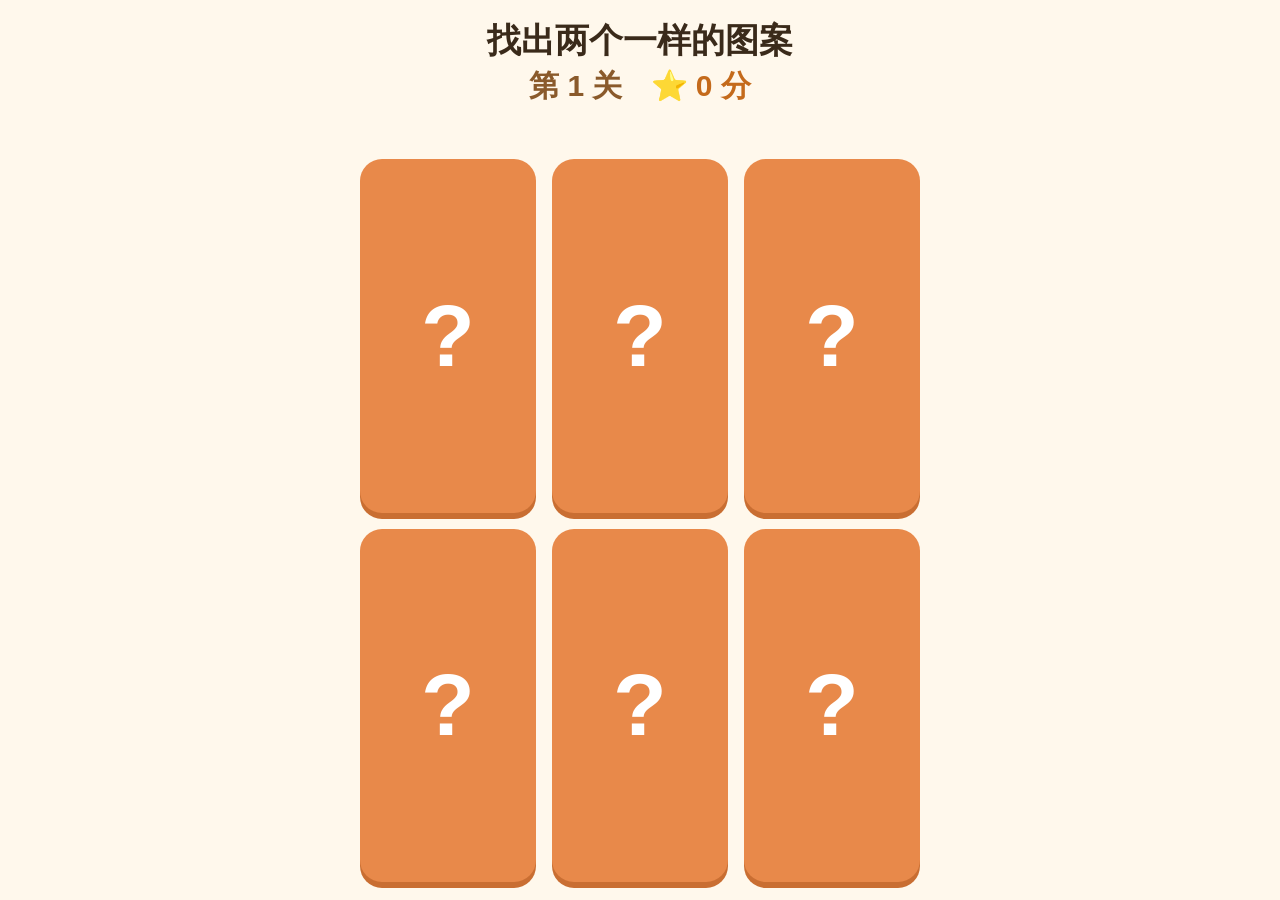
<file: memory-game/index.html>
<!DOCTYPE html>
<html lang="zh-CN">
<head>
<meta charset="utf-8">
<meta name="viewport" content="width=device-width,initial-scale=1,viewport-fit=cover">
<meta name="apple-mobile-web-app-capable" content="yes">
<meta name="mobile-web-app-capable" content="yes">
<meta name="theme-color" content="#fff8ec">
<title>翻牌配对</title>
<style>
  :root{
    --bg:#fff8ec; --ink:#3a2a1a; --back:#e8894a; --back-edge:#c96e32;
    --face:#ffffff; --face-edge:#e6d6c2; --ok:#2e8b57; --ok-bg:#e6f6ec;
  }
  *{box-sizing:border-box;-webkit-tap-highlight-color:transparent;-webkit-user-select:none;user-select:none}
  html,body{margin:0;height:100%;background:var(--bg);color:var(--ink);
    font-family:"PingFang SC","Hiragino Sans GB","Microsoft YaHei","Noto Sans SC",sans-serif}
  body{display:flex;flex-direction:column;height:100dvh;
    padding:calc(12px + env(safe-area-inset-top)) 18px calc(18px + env(safe-area-inset-bottom))}
  h1{margin:6px 0 0;text-align:center;font-size:clamp(24px,8.2vw,34px);white-space:nowrap;font-weight:800;line-height:1.3}
  #status{display:flex;justify-content:center;gap:28px;font-size:clamp(24px,7vw,30px);font-weight:800;margin-top:4px}
  #status .lv{color:#8a5a2b}
  #status .sc{color:#c46a1b}
  #status .sc.bump{animation:pop .4s ease}
  #msg{height:52px;display:flex;align-items:center;justify-content:center;
    font-size:34px;font-weight:800;color:var(--ok);transition:opacity .3s}
  #msg.hide{opacity:0}

  #grid{flex:1;min-height:0;display:grid;gap:16px;width:100%;max-width:560px;margin:0 auto;
    --sz-back:60px;--sz-open:80px}

  .card{position:relative;border:0;padding:0;margin:0;border-radius:22px;cursor:pointer;
    font:inherit;touch-action:manipulation;
    background:var(--back);box-shadow:0 6px 0 var(--back-edge);
    display:flex;align-items:center;justify-content:center;
    transition:transform .12s ease, background .2s ease, box-shadow .2s ease}
  .card .sym{font-size:var(--sz-back);line-height:1}
  .card.back .sym{color:#fff;font-weight:800}
  .card:active,.card.pressed{transform:translateY(4px) scale(.97);box-shadow:0 2px 0 var(--back-edge)}

  .card.open{background:var(--face);box-shadow:0 6px 0 var(--face-edge);outline:6px solid #f4b400;outline-offset:-6px}
  .card.open .sym{font-size:var(--sz-open)}
  .card.matched{background:var(--ok-bg);box-shadow:0 6px 0 #b7dfc5;outline:6px solid var(--ok);outline-offset:-6px}
  .card.matched .sym{font-size:var(--sz-open)}
  .card.pop{animation:pop .35s ease}
  @keyframes pop{50%{transform:scale(1.06)}}

  #win{position:fixed;inset:0;background:var(--bg);display:none;
    flex-direction:column;align-items:center;justify-content:center;gap:34px;padding:24px;text-align:center}
  #win.show{display:flex}
  #win .big{font-size:44px;font-weight:800;line-height:1.4;color:var(--ok)}
  #win .emoji{font-size:80px;line-height:1}
  #win .pts{font-size:30px;font-weight:800;line-height:1.6;color:#8a5a2b}
  #win .btns{display:flex;flex-direction:column;gap:20px;align-items:center}
  #win button{font:inherit;font-size:34px;font-weight:800;color:#fff;background:var(--back);border:0;
    border-radius:24px;padding:22px 48px;min-width:260px;box-shadow:0 6px 0 var(--back-edge);
    cursor:pointer;touch-action:manipulation}
  #win button.second{background:#fff;color:var(--ink);box-shadow:0 6px 0 var(--face-edge);outline:4px solid var(--face-edge);outline-offset:-4px}
  #win button.small{font-size:26px;padding:14px 30px;background:transparent;color:#8a5a2b;box-shadow:none;text-decoration:underline}
  #win button:active{transform:translateY(4px)}
</style>
</head>
<body>
  <h1>找出两个一样的图案</h1>
  <div id="status"><span class="lv" id="lv">第 1 关</span><span class="sc" id="sc">⭐ 0 分</span></div>
  <div id="msg" class="hide">对了！</div>
  <div id="grid"></div>

  <div id="win" role="dialog">
    <div class="emoji">🎉</div>
    <div class="big">全部找到了！<br>真棒！</div>
    <div class="pts" id="pts"></div>
    <div class="btns">
      <button id="nextBtn">下一关</button>
      <button id="againBtn" class="second">再玩这一关</button>
      <button id="firstBtn" class="small">回到第一关</button>
    </div>
  </div>

<script>
(() => {
  // 难度：每一关多一对牌，最多 6 对（12 张），不会更难
  const ALL_PICS = ['🍎', '🐼', '🌸', '🍊', '🐟', '🐱', '🍉', '🌞'];
  const LEVELS = [ {pairs:3, cols:2}, {pairs:4, cols:2}, {pairs:5, cols:2}, {pairs:6, cols:3} ];
  const PAIR_POINTS = 10, FINISH_BONUS = 20;
  let level = 0, score = 0, roundPts = 0, PICS = [];
  try { level = Math.min(LEVELS.length - 1, Math.max(0, +localStorage.getItem('mg_level') || 0));
        score = Math.max(0, +localStorage.getItem('mg_score') || 0); } catch (e) {}
  function save() { try { localStorage.setItem('mg_level', level); localStorage.setItem('mg_score', score); } catch (e) {} }
  const lvEl = document.getElementById('lv'), scEl = document.getElementById('sc');
  function renderStatus(bump) {
    lvEl.textContent = '第 ' + (level + 1) + ' 关';
    scEl.textContent = '⭐ ' + score + ' 分';
    if (bump) { scEl.classList.remove('bump'); void scEl.offsetWidth; scEl.classList.add('bump'); }
  }
  const grid = document.getElementById('grid');
  const msg = document.getElementById('msg');
  const win = document.getElementById('win');
  let first = null, busy = false, found = 0, msgTimer = null;

  // ---- 柔和的声音（音量很小，渐入渐出） ----
  let ac = null;
  function tone(freq, start, len) {
    try {
      ac = ac || new (window.AudioContext || window.webkitAudioContext)();
      const t = ac.currentTime + start, o = ac.createOscillator(), g = ac.createGain();
      o.type = 'sine'; o.frequency.value = freq;
      g.gain.setValueAtTime(0.0001, t);
      g.gain.exponentialRampToValueAtTime(0.12, t + 0.05);
      g.gain.exponentialRampToValueAtTime(0.0001, t + len);
      o.connect(g).connect(ac.destination); o.start(t); o.stop(t + len + 0.05);
    } catch (e) {}
  }
  const soundMatch = () => { tone(523, 0, 0.35); tone(659, 0.15, 0.45); };
  const soundWin = () => { tone(523, 0, 0.4); tone(659, 0.2, 0.4); tone(784, 0.4, 0.7); };

  function shuffle(a) {
    for (let i = a.length - 1; i > 0; i--) { const j = Math.floor(Math.random() * (i + 1)); [a[i], a[j]] = [a[j], a[i]]; }
    return a;
  }

  function showMsg(text) {
    clearTimeout(msgTimer);
    msg.textContent = text; msg.classList.remove('hide');
    msgTimer = setTimeout(() => msg.classList.add('hide'), 1800);
  }

  function setOpen(card, open) {
    card.classList.toggle('open', open);
    card.classList.toggle('back', !open);
    card.querySelector('.sym').textContent = open ? card.dataset.pic : '?';
    card.setAttribute('aria-label', open ? '已翻开' : '背面');
  }

  // 根据屏幕大小排列牌，横屏时自动换成横排
  function layout() {
    const L = LEVELS[level], n = L.pairs * 2;
    let cols = L.cols, rows = Math.ceil(n / cols);
    if (window.innerWidth > window.innerHeight) { [cols, rows] = [rows, cols]; }
    grid.style.gridTemplateColumns = `repeat(${cols},1fr)`;
    grid.style.gridTemplateRows = `repeat(${rows},1fr)`;
    const r = grid.getBoundingClientRect();
    const cw = (r.width - 16 * (cols - 1)) / cols, ch = (r.height - 16 * (rows - 1)) / rows;
    const m = Math.min(cw, ch);
    grid.style.setProperty('--sz-back', Math.round(m * 0.5) + 'px');
    grid.style.setProperty('--sz-open', Math.round(m * 0.68) + 'px');
  }
  window.addEventListener('resize', layout);

  function start() {
    grid.innerHTML = ''; first = null; busy = false; found = 0; roundPts = 0;
    win.classList.remove('show'); msg.classList.add('hide');
    PICS = shuffle(ALL_PICS.slice()).slice(0, LEVELS[level].pairs);
    renderStatus(false); layout();
    shuffle([...PICS, ...PICS]).forEach(pic => {
      const b = document.createElement('button');
      b.className = 'card back'; b.dataset.pic = pic;
      b.innerHTML = '<span class="sym">?</span>';
      b.setAttribute('aria-label', '背面');
      b.addEventListener('click', () => tap(b));
      grid.appendChild(b);
    });
  }

  function tap(card) {
    if (busy || card.classList.contains('open') || card.classList.contains('matched')) return;
    setOpen(card, true);
    card.classList.remove('pop'); void card.offsetWidth; card.classList.add('pop');
    if (!first) { first = card; return; }

    const second = card;
    if (first.dataset.pic === second.dataset.pic) {
      [first, second].forEach(c => { c.classList.remove('open'); c.classList.add('matched'); });
      first = null; found++;
      score += PAIR_POINTS; roundPts += PAIR_POINTS;
      if (found === PICS.length) {
        score += FINISH_BONUS; roundPts += FINISH_BONUS;
        save(); renderStatus(true); soundWin();
        setTimeout(showWin, 700);
      } else {
        save(); renderStatus(true); soundMatch(); showMsg('对了！+' + PAIR_POINTS + ' 分');
      }
    } else {
      busy = true;
      const a = first; first = null;
      setTimeout(() => { setOpen(a, false); setOpen(second, false); busy = false; }, 1400);
    }
  }

  const nextBtn = document.getElementById('nextBtn'), againBtn = document.getElementById('againBtn'), firstBtn = document.getElementById('firstBtn');
  function showWin() {
    const atTop = level === LEVELS.length - 1;
    document.getElementById('pts').innerHTML = '这一关得了 ' + roundPts + ' 分<br>一共 ⭐ ' + score + ' 分';
    nextBtn.style.display = atTop ? 'none' : '';
    againBtn.textContent = atTop ? '再玩一次' : '再玩这一关';
    againBtn.className = atTop ? '' : 'second';
    firstBtn.style.display = level > 0 ? '' : 'none';
    win.classList.add('show');
  }
  nextBtn.addEventListener('click', () => { level = Math.min(level + 1, LEVELS.length - 1); save(); start(); });
  againBtn.addEventListener('click', start);
  firstBtn.addEventListener('click', () => { level = 0; save(); start(); });
  start();
})();
</script>
</body>
</html>
</file>
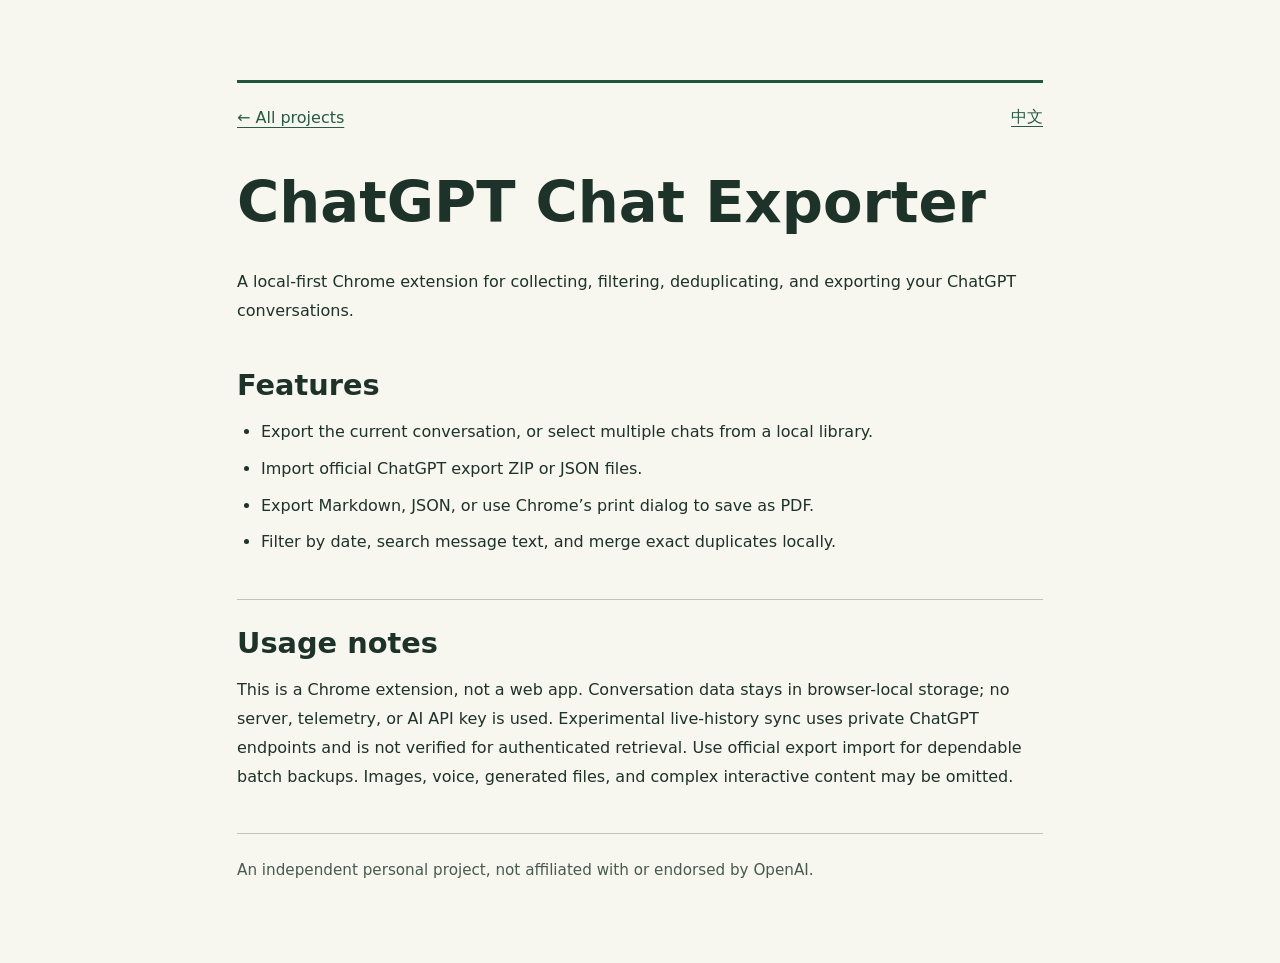
<file: chatgpt-exporter/en/index.html>
<!doctype html>
<html lang="en">
<head>
  <meta charset="utf-8">
  <meta name="viewport" content="width=device-width, initial-scale=1">
  <meta name="theme-color" content="#f7f6ef">
  <meta name="description" content="A local-first Chrome extension for collecting, filtering, deduplicating, and exporting your ChatGPT conversations.">
  <title>ChatGPT Chat Exporter · Michael Yang</title>
  <link rel="alternate" hreflang="zh-CN" href="/chatgpt-exporter/">
  <link rel="alternate" hreflang="en" href="/chatgpt-exporter/en/">
  <link rel="stylesheet" href="/directory.css">
  <link rel="stylesheet" href="/chatgpt-exporter/project.css">
</head>
<body>
  <main>
    <header>
      <div class="masthead">
        <a class="language" href="/en/">← All projects</a>
        <a class="language" href="/chatgpt-exporter/" lang="zh-CN" hreflang="zh-CN">中文</a>
      </div>
      <h1>ChatGPT Chat Exporter</h1>
      <p>A local-first Chrome extension for collecting, filtering, deduplicating, and exporting your ChatGPT conversations.</p>
    </header>
    <section aria-labelledby="features">
      <h2 id="features">Features</h2>
      <ul><li>Export the current conversation, or select multiple chats from a local library.</li><li>Import official ChatGPT export ZIP or JSON files.</li><li>Export Markdown, JSON, or use Chrome’s print dialog to save as PDF.</li><li>Filter by date, search message text, and merge exact duplicates locally.</li></ul>
    </section>
    <section aria-labelledby="limits">
      <h2 id="limits">Usage notes</h2>
      <p>This is a Chrome extension, not a web app. Conversation data stays in browser-local storage; no server, telemetry, or AI API key is used. Experimental live-history sync uses private ChatGPT endpoints and is not verified for authenticated retrieval. Use official export import for dependable batch backups. Images, voice, generated files, and complex interactive content may be omitted.</p>
    </section>
    <footer>An independent personal project, not affiliated with or endorsed by OpenAI.</footer>
  </main>
</body>
</html>
</file>
<file: directory.css>
* { box-sizing: border-box; }
body {
  margin: 0;
  background: #f7f6ef;
  color: #1d3229;
  font-family: system-ui, "PingFang SC", "Microsoft YaHei", sans-serif;
}
main { max-width: 850px; margin: auto; padding: clamp(28px, 7vw, 80px) 22px; }
header { border-top: 3px solid #24543d; padding-top: 16px; }
.owner { font: 600 .84rem ui-monospace, monospace; color: #4b6656; }
.masthead { display: flex; align-items: center; justify-content: space-between; gap: 1rem; }
.language { padding: .5em 0; color: #285b42; text-underline-offset: 4px; }
.owner { margin: 0; letter-spacing: .12em; }
h1 { font-size: clamp(2.3rem, 7vw, 4.3rem); margin: .6em 0; line-height: 1.1; }
nav { border-top: 1px solid #a5b1a4; }
.project {
  display: grid;
  grid-template-columns: auto 1fr auto;
  gap: clamp(12px, 3vw, 28px);
  align-items: start;
  padding: clamp(20px, 4vw, 30px) 8px;
  border-bottom: 1px solid #bdc7b9;
  color: inherit;
  text-decoration: none;
}
.project:hover, .project:focus-visible { background: #eaf0e4; }
a:focus-visible { outline: 3px solid #226749; outline-offset: 2px; }
h2 { font-size: clamp(1.3rem, 4vw, 1.8rem); margin: 0; }
.project-icon {
  width: clamp(36px, 5vw, 48px);
  height: auto;
  aspect-ratio: 1;
  border-radius: 25%;
  box-shadow: 0 2px 5px #172d3029;
}
@media (prefers-reduced-motion: no-preference) {
  .project:is(:hover, :focus-visible) .project-icon {
    animation: badge-pop .45s ease-out;
  }
  @keyframes badge-pop {
    45% { transform: translateY(-3px) rotate(-5deg) scale(1.06); }
  }
}
.description { margin: 6px 0 0; color: #485a50; line-height: 1.6; }
.arrow { color: #276046; font-size: 1.4rem; }
footer { margin-top: 24px; color: #485a50; font-size: .95rem; line-height: 1.6; }
</file>
<file: bridge-squad/style.css>
*{box-sizing:border-box}html{height:100%;background:#06162c}body{margin:0;min-height:100%;font-family:system-ui,-apple-system,"PingFang SC","Microsoft YaHei",sans-serif;color:#f2f8ff;background:radial-gradient(ellipse at 50% 20%,#143a5a 0%,#08182d 65%);overscroll-behavior:none}button{font:inherit;cursor:pointer;-webkit-tap-highlight-color:transparent}button:focus-visible{outline:3px solid #ffd64b;outline-offset:3px}.app{width:min(100%,520px);margin:auto;height:100dvh;min-height:560px;display:flex;flex-direction:column;background:#0a1e37;overflow:hidden;box-shadow:0 0 90px #0008;padding-top:env(safe-area-inset-top)}header{display:flex;align-items:center;justify-content:space-between;padding:15px 20px 12px}.brand{display:flex;gap:11px;align-items:center}.mark{display:grid;place-items:center;background:linear-gradient(145deg,#3bbfff,#0577f3);width:38px;height:42px;border-radius:10px;font-weight:900;font-size:25px;box-shadow:inset 0 1px 0 #8dd7ff}h1{font-size:19px;margin:0;font-weight:800;letter-spacing:.04em}.brand p{margin:3px 0 0;font-size:12px;color:#8aa8c8}.icon-button{width:43px;height:43px;background:#193452;border:1px solid #315170;border-radius:12px;color:#c6dff6;font-size:19px;font-weight:900}.icon-button:disabled{opacity:.35;cursor:default}.hud{display:flex;align-items:center;justify-content:space-between;padding:4px 20px 11px;gap:12px;font-size:14px;color:#94b4d1}.team-stat{display:flex;gap:6px;align-items:baseline;color:#d3e9fc}.dot{width:7px;height:7px;background:#3baeff;border-radius:50%;align-self:center}.team-stat strong{font-size:27px;font-weight:900;color:#fff;line-height:1}.team-stat .unit{color:#8aa8c8;font-size:12px}#level{color:#e1eff9}.progress{height:3px;background:#183754;margin:0 20px 10px;overflow:hidden;border-radius:4px}.progress div{height:100%;width:0%;background:#43c9ff;transition:width .1s linear}.stage{position:relative;flex:1;min-height:350px;overflow:hidden;border-top:1px solid #21425b;background:#1686ad}canvas{display:block;width:100%;height:100%;touch-action:none}.overlay{position:absolute;inset:0;display:grid;align-items:center;padding:24px;background:linear-gradient(180deg,#07193015,#04162990);backdrop-filter:blur(3px)}.overlay[hidden]{display:none}.panel{background:linear-gradient(135deg,#142e47ef,#091e36f5);padding:27px 26px 22px;border:1px solid #4e83a675;border-radius:22px;box-shadow:0 20px 70px #03102480}.eyebrow{font-size:12px;color:#6fd5ff;letter-spacing:.22em;font-weight:800}.panel h2{font-size:30px;line-height:1.3;margin:10px 0 9px;letter-spacing:-.02em}.panel p{font-size:16px;line-height:1.65;margin:0;color:#b2cce1}.rules{display:grid;gap:12px;margin:23px 0 25px}.rules>div{display:flex;gap:12px;align-items:center;font-size:14px;color:#e4eff9}.rule-icon{width:37px;height:31px;display:grid;place-items:center;border-radius:7px;font-weight:900;font-size:17px}.blue{background:#0985e9;color:white}.gold{background:#ead132;color:#6d5210}.red{background:#ad3b48;color:white}.primary{width:100%;min-height:55px;background:linear-gradient(180deg,#38baff,#087cec);border:1px solid #58c9ff;border-radius:12px;box-shadow:0 5px 0 #04488b;color:white;font-size:18px;font-weight:800;display:flex;justify-content:center;align-items:center;gap:15px}.primary:active{transform:translateY(2px);box-shadow:0 3px 0 #04488b}.panel .hint{margin-top:17px;text-align:center;font-size:12px;color:#7e9ab4}.drag-hint{position:absolute;bottom:18px;left:0;right:0;text-align:center;pointer-events:none;color:#fff;font-weight:700;font-size:14px;text-shadow:0 2px 8px #072c47;opacity:0;transition:opacity .3s}.drag-hint.visible{opacity:1}footer{display:flex;align-items:center;justify-content:space-between;gap:10px;padding:11px 20px calc(11px + env(safe-area-inset-bottom));min-height:73px;border-top:1px solid #244764;background:#0c223b}footer>div{text-align:center}footer span{display:block;font-size:14px;color:#d8e8f6}footer small{display:block;margin-top:4px;color:#7295b6;font-size:12px}.direction{width:48px;height:44px;background:#193955;color:#8bddff;border:1px solid #2d5879;border-radius:12px;font-size:32px;line-height:1;touch-action:none;user-select:none}#toast{position:absolute;top:19%;left:8%;right:8%;text-align:center;font-size:23px;font-weight:900;color:#fff;text-shadow:0 2px 6px #0008;pointer-events:none;opacity:0;transform:translateY(10px);transition:opacity .15s,transform .15s}#toast.show{opacity:1;transform:translateY(0)}.battle-tag{position:absolute;left:50%;top:11px;transform:translateX(-50%);white-space:nowrap;background:#b4253ced;border:1px solid #ff8492;padding:8px 15px;border-radius:20px;color:#fff;font-size:14px;font-weight:700;pointer-events:none}@media(min-width:600px){body{padding:24px}.app{height:calc(100dvh - 48px);max-height:940px;border-radius:24px;border:1px solid #26425f}}@media(max-height:700px){header{padding-top:9px;padding-bottom:8px}.panel{padding:20px}.panel h2{font-size:27px}.rules{margin:17px 0;gap:8px}.stage{min-height:300px}footer{padding-top:8px;padding-bottom:8px;min-height:62px}}
</file>
<file: chatgpt-exporter/project.css>
h1 { font-size: clamp(2rem, 6vw, 3.6rem); overflow-wrap: anywhere; }
p, li { line-height: 1.8; }
section { padding: 26px 0; border-bottom: 1px solid #bdc7b9; }
li + li { margin-top: 8px; }
ul, ol { padding-left: 1.5rem; }
.download { display: inline-block; padding: 12px 20px; margin: 16px 0 4px; background: #24543d; color: white; border-radius: 8px; text-decoration: none; }
.download:hover { background: #173d2a; }
code { overflow-wrap: anywhere; }
</file>
